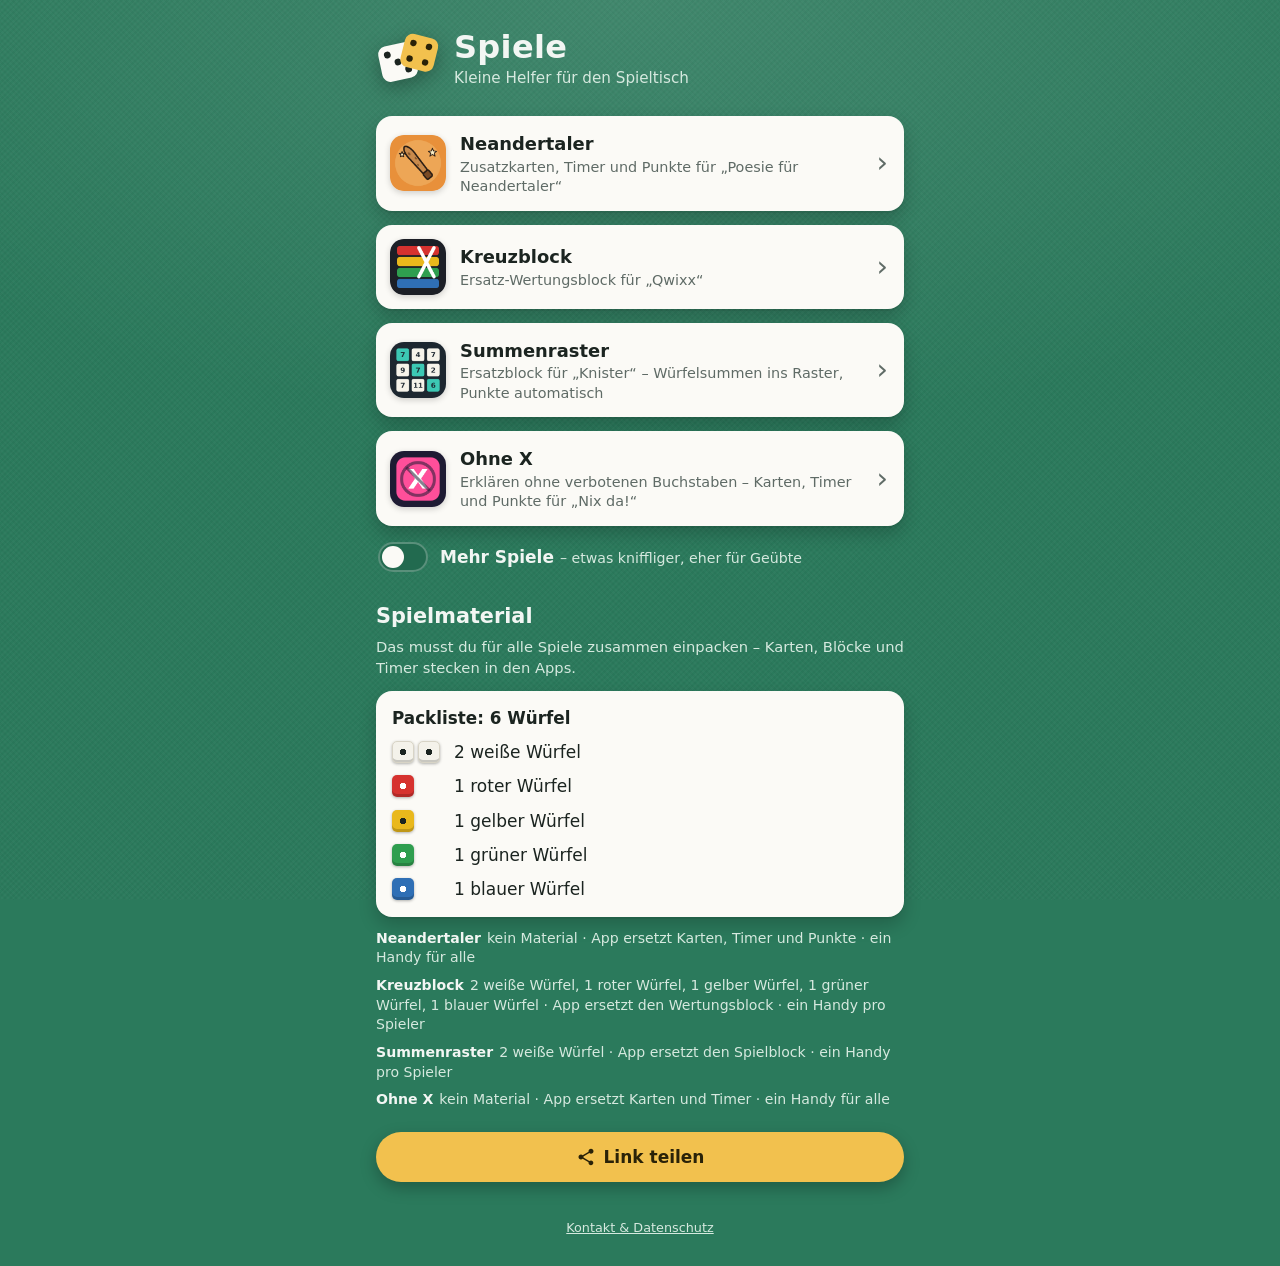
<file: index.html>
<!DOCTYPE html>
<html lang="de">
<head>
<meta charset="utf-8">
<meta name="viewport" content="width=device-width, initial-scale=1, viewport-fit=cover">
<meta name="robots" content="noindex, nofollow">
<title>Spiele</title>
<meta name="theme-color" content="#1d5a45">
<link rel="icon" href="favicon.svg" type="image/svg+xml">
<link rel="manifest" href="manifest.webmanifest">
<link rel="apple-touch-icon" href="icons/apple-touch-icon.png">
<meta name="apple-mobile-web-app-capable" content="yes">
<meta name="mobile-web-app-capable" content="yes">
<meta name="apple-mobile-web-app-title" content="Spiele">
<link rel="stylesheet" href="site.css">
</head>
<body>
<main>
  <header class="brand">
    <svg xmlns="http://www.w3.org/2000/svg" viewBox="0 0 64 64" width="64" height="64" aria-hidden="true">
      <g transform="rotate(-12 22 34)">
        <rect x="4" y="16" width="36" height="36" rx="8" fill="#fbfaf6"/>
        <g fill="#1b2420"><circle cx="13" cy="25" r="3.4"/><circle cx="22" cy="34" r="3.4"/><circle cx="31" cy="43" r="3.4"/></g>
      </g>
      <g transform="rotate(14 44 26)">
        <rect x="26" y="8" width="34" height="34" rx="8" fill="#f2c14e"/>
        <g fill="#2a2208"><circle cx="35" cy="17" r="3.2"/><circle cx="51" cy="17" r="3.2"/><circle cx="35" cy="33" r="3.2"/><circle cx="51" cy="33" r="3.2"/></g>
      </g>
    </svg>
    <div><h1>Spiele</h1><p>Kleine Helfer für den Spieltisch</p></div>
  </header>
  <ul class="games">
    <li>
      <a href="neandertaler/">
        <img src="neandertaler/icons/icon-192.png" alt="" width="56" height="56">
        <div><strong>Neandertaler</strong>
          <span>Zusatzkarten, Timer und Punkte für „Poesie für Neandertaler“</span></div>
      </a>
    </li>
    <li>
      <a href="kreuzblock/">
        <img src="kreuzblock/icons/icon-192.png" alt="" width="56" height="56">
        <div><strong>Kreuzblock</strong>
          <span>Ersatz-Wertungsblock für „Qwixx“</span></div>
      </a>
    </li>
    <li class="more">
      <a href="farbkreuz/">
        <img src="farbkreuz/icons/icon-192.png" alt="" width="56" height="56">
        <div><strong>Farbkreuz</strong>
          <span>Ersatzblock mit eigenem Feld für „Noch mal!“</span></div>
      </a>
    </li>
    <li>
      <a href="summenraster/">
        <img src="summenraster/icons/icon-192.png" alt="" width="56" height="56">
        <div><strong>Summenraster</strong>
          <span>Ersatzblock für „Knister“ – Würfelsummen ins Raster, Punkte automatisch</span></div>
      </a>
    </li>
    <li class="more">
      <a href="schlaufuchs/">
        <img src="schlaufuchs/icons/icon-192.png" alt="" width="56" height="56">
        <div><strong>Schlaufuchs</strong>
          <span>Eigenes Wertungsblatt nach „Ganz schön clever“ – Boni und Füchse automatisch</span></div>
      </a>
    </li>
    <li>
      <a href="ohne-x/">
        <img src="ohne-x/icons/icon-192.png" alt="" width="56" height="56">
        <div><strong>Ohne X</strong>
          <span>Erklären ohne verbotenen Buchstaben – Karten, Timer und Punkte für „Nix da!“</span></div>
      </a>
    </li>
  </ul>

  <label class="more-switch">
    <input type="checkbox" id="moreGames" role="switch">
    <span class="track" aria-hidden="true"></span>
    <span>Mehr Spiele <small>– etwas kniffliger, eher für Geübte</small></span>
  </label>

  <section class="material" aria-labelledby="matTitle">
    <h2 id="matTitle">Spielmaterial</h2>
    <p class="material-intro">Das musst du für alle Spiele zusammen einpacken –
      Karten, Blöcke und Timer stecken in den Apps.</p>
    <div class="pack" id="pack"></div>
    <ul class="per-game" id="perGame"></ul>
  </section>

  <button type="button" class="share" id="share">
    <svg viewBox="0 0 24 24" width="20" height="20" aria-hidden="true"><path fill="currentColor"
      d="M18 16.1c-.8 0-1.4.3-2 .8l-7.1-4.2c.1-.2.1-.5.1-.7s0-.5-.1-.7L16 7.2c.5.5 1.2.8 2 .8 1.7 0 3-1.3 3-3s-1.3-3-3-3-3 1.3-3 3c0 .2 0 .5.1.7L8 9.8C7.5 9.3 6.8 9 6 9c-1.7 0-3 1.3-3 3s1.3 3 3 3c.8 0 1.5-.3 2-.8l7.1 4.2c-.1.2-.1.4-.1.6 0 1.6 1.3 2.9 2.9 2.9s2.9-1.3 2.9-2.9-1.2-2.9-2.8-2.9z"/></svg>
    Link teilen
  </button>
  <p class="share-msg" id="shareMsg" role="status" hidden></p>

  <button type="button" class="install" id="install" hidden>Als App installieren</button>

  <footer><a href="kontakt.html">Kontakt &amp; Datenschutz</a></footer>
</main>
<script>
  // Spielmaterial: pro Spiel, was auf den Tisch muss. Neues Spiel hier eintragen.
  // Gleiche Dinge teilen sich die Spiele (man spielt nacheinander), deshalb
  // braucht die Packliste von jedem Teil nur die größte Anzahl eines Spiels.
  (function () {
    var ITEMS = {
      'wuerfel-weiss': { name: 'weißer Würfel', plural: 'weiße Würfel', die: 'white' },
      'wuerfel-rot':   { name: 'roter Würfel', plural: 'rote Würfel', die: 'red' },
      'wuerfel-gelb':  { name: 'gelber Würfel', plural: 'gelbe Würfel', die: 'yellow' },
      'wuerfel-gruen': { name: 'grüner Würfel', plural: 'grüne Würfel', die: 'green' },
      'wuerfel-blau':  { name: 'blauer Würfel', plural: 'blaue Würfel', die: 'blue' },
      'wuerfel-orange': { name: 'orangener Würfel', plural: 'orangene Würfel', die: 'orange' },
      'wuerfel-lila':  { name: 'lila Würfel', plural: 'lila Würfel', die: 'purple' },
      'wuerfel-nochmal': { name: 'Würfel aus „Noch mal!“ (3 Farb-, 3 Zahlwürfel)', die: 'nochmal' }
    };
    var GAMES = [
      {
        name: 'Neandertaler',
        need: [],
        optional: [],
        app: 'Karten, Timer und Punkte',
        phones: 'ein Handy für alle'
      },
      {
        name: 'Kreuzblock',
        need: [['wuerfel-weiss', 2], ['wuerfel-rot', 1], ['wuerfel-gelb', 1],
               ['wuerfel-gruen', 1], ['wuerfel-blau', 1]],
        optional: [],
        app: 'den Wertungsblock',
        phones: 'ein Handy pro Spieler'
      },
      {
        name: 'Farbkreuz',
        more: true,      // nur bei „Mehr Spiele“
        need: [['wuerfel-nochmal', 6]],
        optional: [],
        app: 'den Spielblock',
        phones: 'ein Handy pro Spieler'
      },
      {
        name: 'Summenraster',
        need: [['wuerfel-weiss', 2]],
        optional: [],
        app: 'den Spielblock',
        phones: 'ein Handy pro Spieler'
      },
      {
        name: 'Schlaufuchs',
        more: true,      // nur bei „Mehr Spiele“
        // Originalfarben: Weiß, Gelb, Blau, Grün, Orange, Lila
        need: [['wuerfel-weiss', 1], ['wuerfel-gelb', 1], ['wuerfel-blau', 1],
               ['wuerfel-gruen', 1], ['wuerfel-orange', 1], ['wuerfel-lila', 1]],
        optional: [],
        app: 'den Spielblock',
        phones: 'ein Handy pro Spieler'
      },
      {
        name: 'Ohne X',
        need: [],
        optional: [],
        app: 'Karten und Timer',
        phones: 'ein Handy für alle'
      }
    ];

    function label(id, n) {
      var it = ITEMS[id];
      return n + ' ' + (n > 1 && it.plural ? it.plural : it.name);
    }
    function chip(id, n) {
      var it = ITEMS[id], li = document.createElement('li');
      if (it.die) {
        var dice = document.createElement('span');
        dice.className = 'dice-row';
        for (var i = 0; i < n; i++) {
          var d = document.createElement('span');
          d.className = 'die die-' + it.die;
          dice.appendChild(d);
        }
        li.appendChild(dice);
      }
      li.appendChild(document.createTextNode(label(id, n)));
      return li;
    }

    // Packliste und Liste pro Spiel; „Mehr Spiele“ blendet Fortgeschrittenes ein.
    var KEY_MORE = 'uebersicht:mehr';
    var sw = document.getElementById('moreGames');
    try { sw.checked = localStorage.getItem(KEY_MORE) === '1'; } catch (e) { /* egal */ }

    function render() {
      var more = sw.checked;
      document.body.classList.toggle('show-more', more);
      var games = GAMES.filter(function (g) { return more || !g.more; });

      // Packliste: größte Anzahl je Teil über alle gezeigten Spiele
      var need = {}, opt = {};
      games.forEach(function (g) {
        g.need.forEach(function (x) { need[x[0]] = Math.max(need[x[0]] || 0, x[1]); });
        g.optional.forEach(function (x) { opt[x[0]] = Math.max(opt[x[0]] || 0, x[1]); });
      });
      var pack = document.getElementById('pack');
      pack.textContent = '';
      var ul = document.createElement('ul');
      ul.className = 'pack-list';
      Object.keys(ITEMS).forEach(function (id) { if (need[id]) ul.appendChild(chip(id, need[id])); });
      var total = Object.keys(need).filter(function (id) { return ITEMS[id].die; })
        .reduce(function (s, id) { return s + need[id]; }, 0);
      var h = document.createElement('p');
      h.className = 'pack-head';
      h.textContent = total ? 'Packliste: ' + total + ' Würfel' : 'Packliste';
      pack.appendChild(h);
      pack.appendChild(ul);
      var optIds = Object.keys(opt).filter(function (id) { return !need[id]; });
      if (optIds.length) {
        var o = document.createElement('p');
        o.className = 'pack-optional';
        o.textContent = 'Optional: ' + optIds.map(function (id) { return ITEMS[id].name; }).join(', ');
        pack.appendChild(o);
      }

      // Pro Spiel
      var per = document.getElementById('perGame');
      per.textContent = '';
      games.forEach(function (g) {
        var li = document.createElement('li');
        var t = document.createElement('strong');
        t.textContent = g.name;
        var d = document.createElement('span');
        var parts = g.need.length
          ? g.need.map(function (x) { return label(x[0], x[1]); }).join(', ')
          : 'kein Material';
        if (g.optional.length) {
          parts += ' (optional: ' + g.optional.map(function (x) { return ITEMS[x[0]].name; }).join(', ') + ')';
        }
        d.textContent = parts + ' · App ersetzt ' + g.app + ' · ' + g.phones;
        li.appendChild(t);
        li.appendChild(d);
        per.appendChild(li);
      });
    }

    sw.addEventListener('change', function () {
      try { localStorage.setItem(KEY_MORE, sw.checked ? '1' : '0'); } catch (e) { /* egal */ }
      render();
    });
    render();
  })();
</script>
<script>
  // Teilt die Adresse der Übersicht: auf dem Handy über den Teilen-Dialog,
  // sonst wird der Link in die Zwischenablage kopiert.
  (function () {
    var btn = document.getElementById('share');
    var msg = document.getElementById('shareMsg');
    var url = location.origin + location.pathname.replace(/index\.html$/, '');
    var timer;

    function say(text) {
      msg.textContent = text;
      msg.hidden = false;
      clearTimeout(timer);
      timer = setTimeout(function () { msg.hidden = true; }, 4000);
    }

    function copy() {
      if (navigator.clipboard && window.isSecureContext) {
        navigator.clipboard.writeText(url).then(function () {
          say('Link kopiert: ' + url);
        }, function () { say(url); });
      } else {
        say(url);
      }
    }

    btn.addEventListener('click', function () {
      if (navigator.share) {
        navigator.share({ title: 'Spiele', text: 'Kleine Spiele-Helfer fürs Handy:', url: url })
          .catch(function (err) { if (err && err.name !== 'AbortError') copy(); });
      } else {
        copy();
      }
    });
  })();
</script>
<script>
  // Launcher: Service Worker der Übersicht und Installations-Knopf, wo der
  // Browser das anbietet (Chrome/Android). Auf dem iPhone: Teilen → „Zum Home-Bildschirm“.
  (function () {
    if ('serviceWorker' in navigator) {
      window.addEventListener('load', function () {
        navigator.serviceWorker.register('sw.js', { scope: './' }).catch(function () {});
      });
    }
    var prompt = null;
    var btn = document.getElementById('install');
    window.addEventListener('beforeinstallprompt', function (e) {
      e.preventDefault();
      prompt = e;
      btn.hidden = false;
    });
    btn.addEventListener('click', function () {
      if (!prompt) return;
      prompt.prompt();
      prompt.userChoice.finally(function () { prompt = null; btn.hidden = true; });
    });
    window.addEventListener('appinstalled', function () { btn.hidden = true; });
  })();
</script>
</body>
</html>
</file>
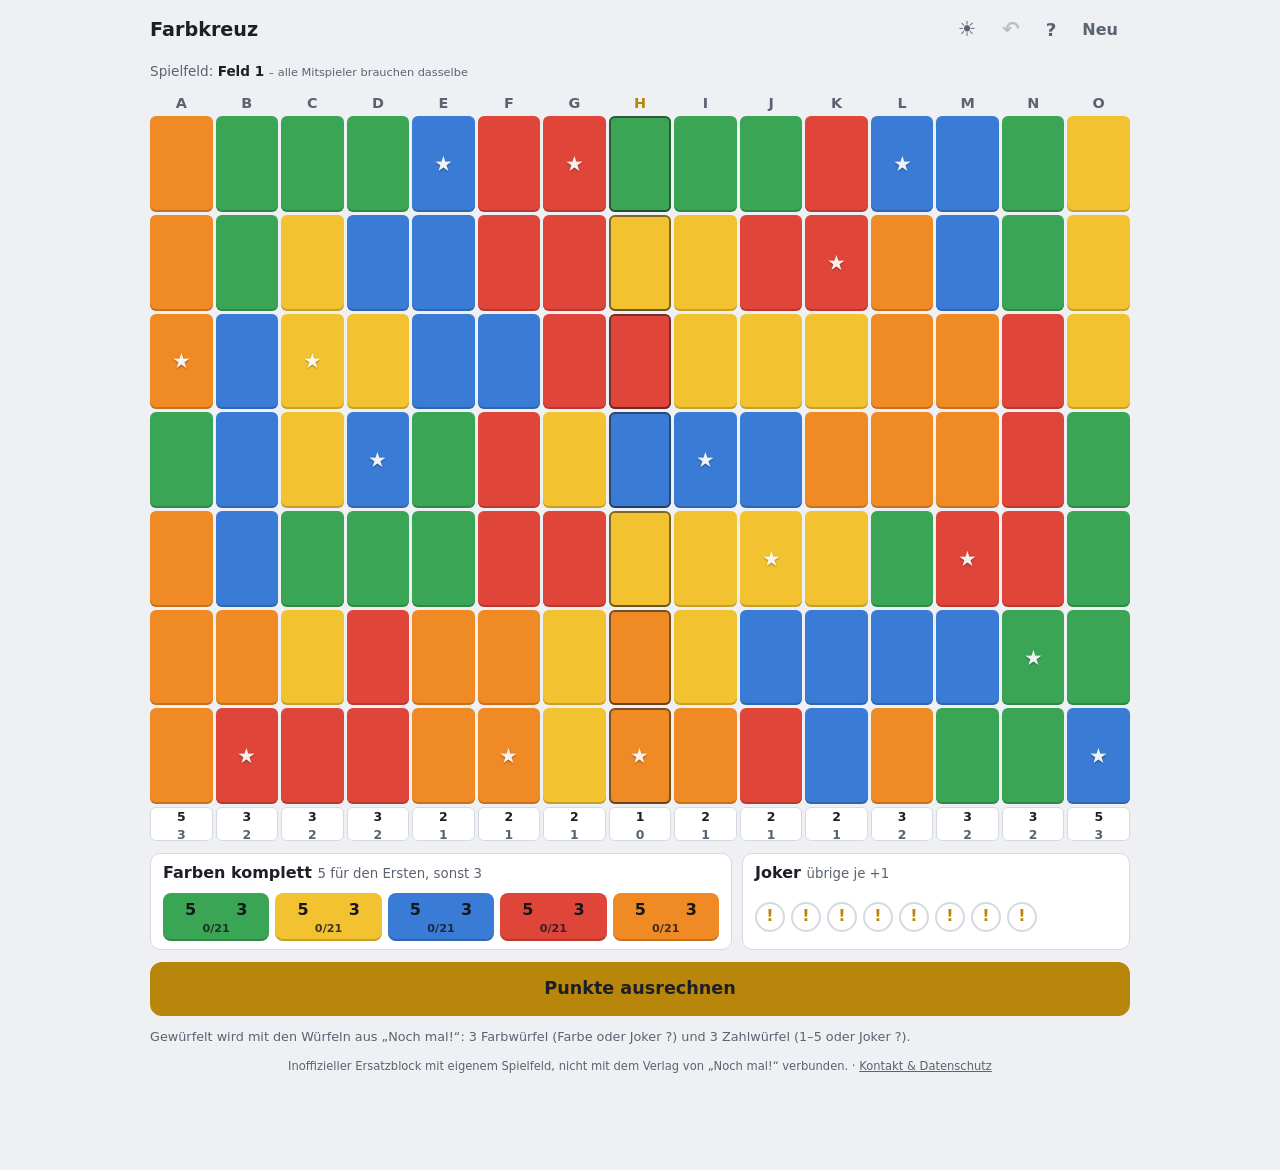
<file: farbkreuz/index.html>
<!DOCTYPE html>
<html lang="de">
<head>
<meta charset="utf-8">
<meta name="viewport" content="width=device-width, initial-scale=1, viewport-fit=cover">
<meta name="robots" content="noindex, nofollow">
<title>Farbkreuz</title>
<meta name="description" content="Ersatzblock für „Noch mal!“ mit eigenem Spielfeld – offlinefähige PWA.">
<meta name="theme-color" content="#20232b">
<meta name="apple-mobile-web-app-capable" content="yes">
<meta name="mobile-web-app-capable" content="yes">
<meta name="apple-mobile-web-app-status-bar-style" content="black-translucent">
<meta name="apple-mobile-web-app-title" content="Farbkreuz">
<link rel="manifest" href="../manifest.webmanifest">
<link rel="icon" href="icons/icon-192.png" sizes="192x192">
<link rel="apple-touch-icon" href="icons/apple-touch-icon.png">
<link rel="stylesheet" href="css/style.css">
</head>
<body>

<header class="bar">
  <h1>Farbkreuz</h1>
  <div class="bar-actions">
    <button type="button" class="btn btn-ghost" id="btnWake" aria-pressed="false"
      aria-label="Bildschirm anlassen" title="Bildschirm anlassen">☀</button>
    <button type="button" class="btn btn-ghost" id="btnUndo" aria-label="Rückgängig" title="Rückgängig">↶</button>
    <a class="btn btn-ghost" id="btnHelp" href="anleitung.html" aria-label="Anleitung" title="Anleitung">?</a>
    <button type="button" class="btn btn-ghost" id="btnNew">Neu</button>
  </div>
</header>

<main class="view">
  <p class="board-name">Spielfeld: <strong id="boardName"></strong> <small>– alle Mitspieler brauchen dasselbe</small></p>
  <div class="board-wrap">
    <div class="board" id="board"></div>
  </div>

  <div class="extras">
    <section class="box">
      <span class="label">Farben komplett <small>5 für den Ersten, sonst 3</small></span>
      <div class="colors" id="colors"></div>
    </section>
    <section class="box">
      <span class="label">Joker <small>übrige je +1</small></span>
      <div class="jokers" id="jokers"></div>
    </section>
  </div>

  <p class="notice" id="notice" hidden></p>

  <button type="button" class="btn btn-primary btn-big" id="btnScore">Punkte ausrechnen</button>

  <p class="legend">Gewürfelt wird mit den Würfeln aus „Noch mal!“: 3 Farbwürfel
    (Farbe oder Joker ?) und 3 Zahlwürfel (1–5 oder Joker ?).</p>

  <p class="footer-note">Inoffizieller Ersatzblock mit eigenem Spielfeld, nicht mit dem Verlag
    von „Noch mal!“ verbunden. · <a href="../kontakt.html">Kontakt &amp; Datenschutz</a></p>
</main>

<!-- Laufender Zug -->
<div class="turn" id="turn" hidden>
  <div class="turn-top">
    <strong id="turnText"></strong>
    <div class="turn-jokers">
      <button type="button" class="chip" id="jkColor" aria-pressed="false">Farb-Joker</button>
      <button type="button" class="chip" id="jkNumber" aria-pressed="false">Zahl-Joker</button>
    </div>
  </div>
  <div class="turn-actions">
    <button type="button" class="btn btn-ghost" id="btnDiscard">Verwerfen</button>
    <button type="button" class="btn btn-primary" id="btnConfirm">Ankreuzen</button>
  </div>
</div>

<!-- Punkte -->
<dialog id="dlgScore" class="sheet">
  <form method="dialog">
    <h3>Punkte</h3>
    <table class="score-table" id="scoreTable"></table>
    <button class="btn btn-primary">Fertig</button>
  </form>
</dialog>

<!-- Neues Spiel -->
<dialog id="dlgNew" class="sheet">
  <form method="dialog">
    <h3>Neues Spiel?</h3>
    <p>Alle Kreuze, Joker und Markierungen werden gelöscht.</p>
    <fieldset class="choose-board">
      <legend>Spielfeld <small>– alle Mitspieler wählen dasselbe</small></legend>
      <label><input type="radio" name="board" value="0" checked><span>Feld 1</span></label>
      <label><input type="radio" name="board" value="1"><span>Feld 2</span></label>
      <label><input type="radio" name="board" value="2"><span>Feld 3 <small>kleine Flächen</small></span></label>
      <label><input type="radio" name="board" value="3"><span>Feld 4 <small>große Flächen</small></span></label>
    </fieldset>
    <button type="button" class="btn btn-primary" id="btnNewConfirm">Neues Spiel</button>
    <button class="btn btn-ghost">Abbrechen</button>
  </form>
</dialog>

<div class="toast" id="toast" hidden><span id="toastText"></span><button type="button" id="toastAction" class="btn btn-ghost" hidden></button></div>

<script src="js/app.js"></script>
</body>
</html>
</file>
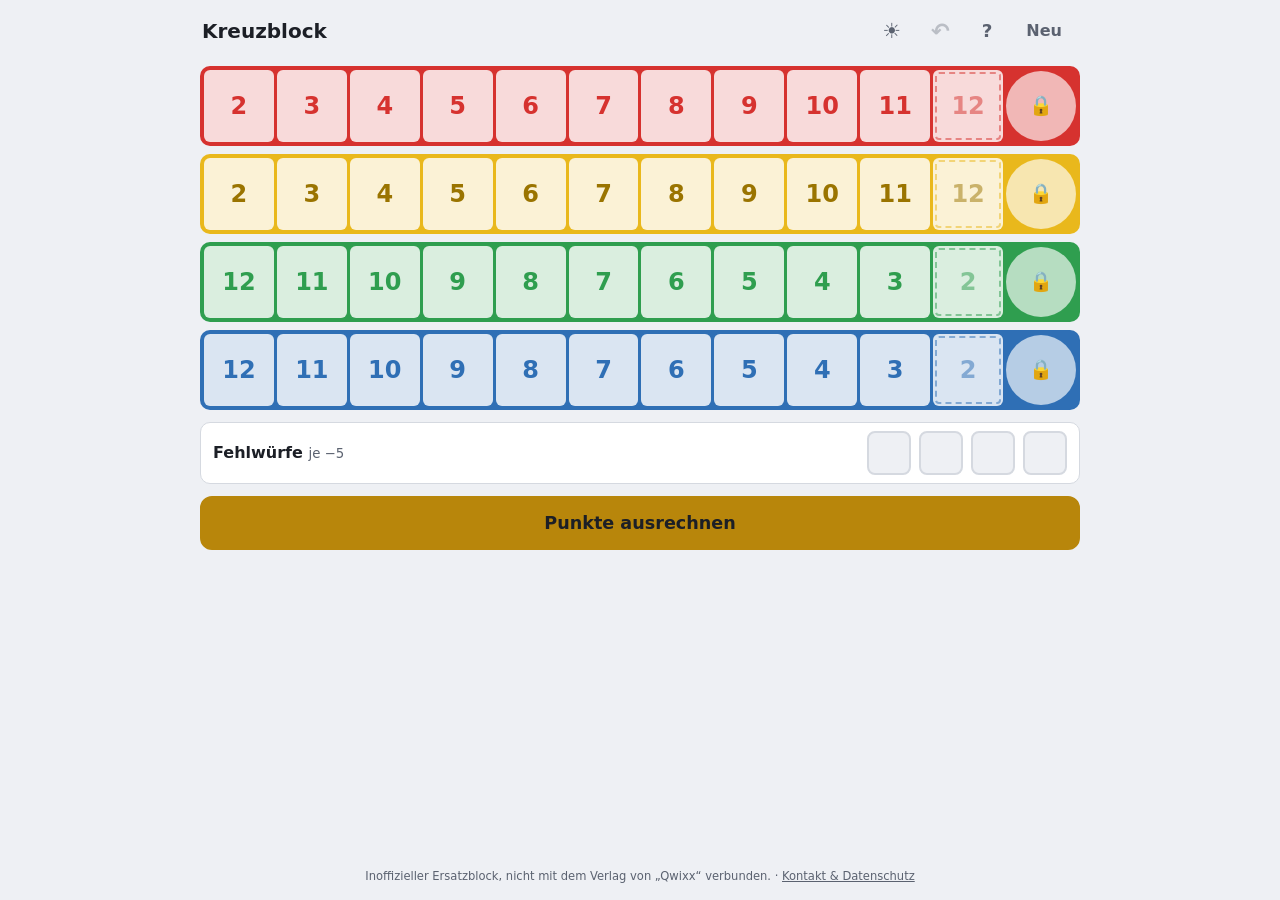
<file: kreuzblock/index.html>
<!DOCTYPE html>
<html lang="de">
<head>
<meta charset="utf-8">
<meta name="viewport" content="width=device-width, initial-scale=1, viewport-fit=cover">
<meta name="robots" content="noindex, nofollow">
<title>Kreuzblock</title>
<meta name="description" content="Ersatz-Wertungsblock für Qwixx – offlinefähige PWA.">
<meta name="theme-color" content="#1c1f26">
<meta name="apple-mobile-web-app-capable" content="yes">
<meta name="mobile-web-app-capable" content="yes">
<meta name="apple-mobile-web-app-status-bar-style" content="black-translucent">
<meta name="apple-mobile-web-app-title" content="Kreuzblock">
<link rel="manifest" href="../manifest.webmanifest">
<link rel="icon" href="icons/icon-192.png" sizes="192x192">
<link rel="apple-touch-icon" href="icons/apple-touch-icon.png">
<link rel="stylesheet" href="css/style.css">
</head>
<body>

<header class="bar">
  <h1>Kreuzblock</h1>
  <div class="bar-actions">
    <button type="button" class="btn btn-ghost" id="btnWake" aria-pressed="false"
      aria-label="Bildschirm anlassen" title="Bildschirm anlassen">☀</button>
    <button type="button" class="btn btn-ghost" id="btnUndo" aria-label="Rückgängig">↶</button>
    <a class="btn btn-ghost" id="btnHelp" href="anleitung.html" aria-label="Anleitung" title="Anleitung">?</a>
    <button type="button" class="btn btn-ghost" id="btnNew">Neu</button>
  </div>
</header>

<!-- Block -->
<main id="viewBlock" class="view">
  <p class="sheet-name" id="sheetName" hidden></p>
  <div class="rows" id="rows"></div>

  <section class="penalties">
    <span class="label">Fehlwürfe <small>je −5</small></span>
    <div class="penalty-boxes" id="penalties"></div>
  </section>

  <p class="notice" id="notice" hidden></p>

  <button type="button" class="btn btn-primary btn-big" id="btnScore">Punkte ausrechnen</button>

  <p class="footer-note">Inoffizieller Ersatzblock, nicht mit dem Verlag von „Qwixx“ verbunden.
    · <a href="../kontakt.html">Kontakt &amp; Datenschutz</a></p>
</main>


<!-- Punkte -->
<dialog id="dlgScore" class="sheet">
  <form method="dialog">
    <h3>Punkte</h3>
    <table class="score-table" id="scoreTable"></table>
    <button class="btn btn-primary">Fertig</button>
  </form>
</dialog>

<!-- Neues Spiel -->
<dialog id="dlgNew" class="sheet">
  <form method="dialog">
    <h3>Neues Spiel?</h3>
    <p>Alle Kreuze und Fehlwürfe werden gelöscht.</p>
    <fieldset class="choose-sheet">
      <legend>Block</legend>
      <label><input type="radio" name="sheet" value="classic" checked><span>Klassisch</span></label>
      <label><input type="radio" name="sheet" value="numbers"><span>Zahlen gemischt</span></label>
      <label><input type="radio" name="sheet" value="colors"><span>Farben gemischt</span></label>
    </fieldset>
    <button type="button" class="btn btn-primary" id="btnNewConfirm">Neues Spiel</button>
    <button class="btn btn-ghost">Abbrechen</button>
  </form>
</dialog>

<div class="toast" id="toast" hidden><span id="toastText"></span><button type="button" id="toastAction" class="btn btn-ghost" hidden></button></div>

<script src="js/app.js"></script>
</body>
</html>
</file>
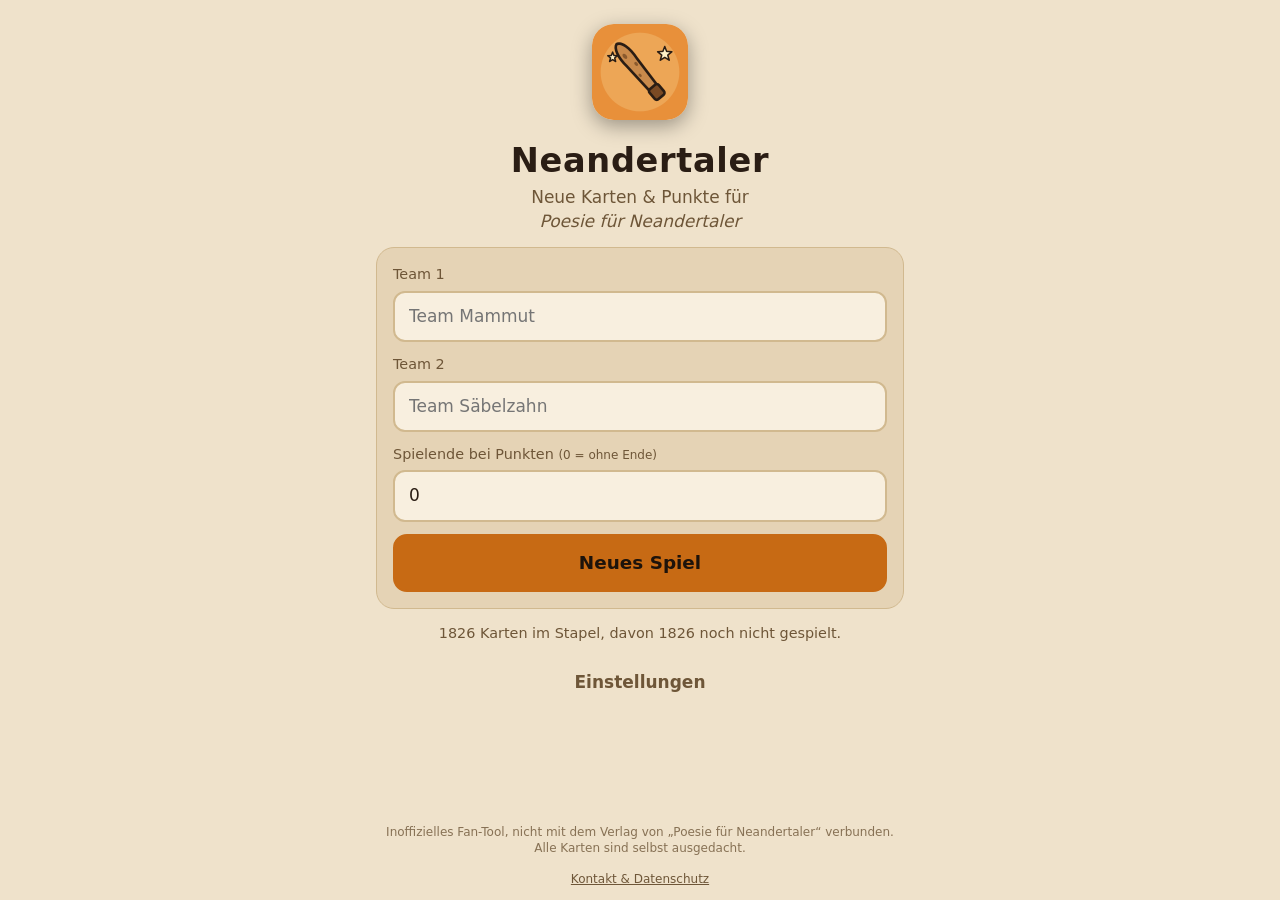
<file: neandertaler/index.html>
<!DOCTYPE html>
<html lang="de">
<head>
<meta charset="utf-8">
<meta name="viewport" content="width=device-width, initial-scale=1, viewport-fit=cover">
<title>Neandertaler</title>
<meta name="robots" content="noindex, nofollow">
<meta name="description" content="Zusatzkarten, Rundentimer und Punktezähler für „Poesie für Neandertaler“ – offlinefähige PWA.">
<meta name="theme-color" content="#2a1d14">
<meta name="apple-mobile-web-app-capable" content="yes">
<meta name="mobile-web-app-capable" content="yes">
<meta name="apple-mobile-web-app-status-bar-style" content="black-translucent">
<meta name="apple-mobile-web-app-title" content="Neandertaler">
<link rel="manifest" href="../manifest.webmanifest">
<link rel="icon" href="icons/icon-192.png" sizes="192x192">
<link rel="apple-touch-icon" href="icons/apple-touch-icon.png">
<link rel="stylesheet" href="css/style.css">
</head>
<body>

<!-- Start: Teams benennen, Spiel beginnen oder fortsetzen -->
<section id="viewSetup" class="view">
  <header class="hero">
    <img src="icons/icon-192.png" alt="" class="hero-icon" width="96" height="96">
    <h1>Neandertaler</h1>
    <p class="sub">Neue Karten &amp; Punkte für<br><em>Poesie für Neandertaler</em></p>
  </header>

  <form id="setupForm" class="panel" autocomplete="off">
    <label class="field">
      <span>Team 1</span>
      <input id="team0" maxlength="24" placeholder="Team Mammut">
    </label>
    <label class="field">
      <span>Team 2</span>
      <input id="team1" maxlength="24" placeholder="Team Säbelzahn">
    </label>
    <label class="field">
      <span>Spielende bei Punkten <small>(0 = ohne Ende)</small></span>
      <input id="target" type="number" inputmode="numeric" min="0" max="999" step="1" value="0">
    </label>
    <button type="submit" class="btn btn-primary btn-big">Neues Spiel</button>
    <button type="button" id="btnResume" class="btn btn-big" hidden>Spiel fortsetzen</button>
  </form>

  <p class="deck-info" id="deckInfo">Karten werden geladen …</p>
  <button type="button" class="btn btn-ghost" data-open-settings>Einstellungen</button>

  <p class="disclaimer">Inoffizielles Fan-Tool, nicht mit dem Verlag von
    „Poesie für Neandertaler“ verbunden. Alle Karten sind selbst ausgedacht.</p>
  <p class="legal-links"><a href="../kontakt.html">Kontakt &amp; Datenschutz</a></p>
</section>

<!-- Spiel -->
<section id="viewGame" class="view" hidden>
  <header class="scoreboard">
    <button type="button" class="team" id="score0" data-team="0">
      <span class="team-name"></span><span class="team-score">0</span>
    </button>
    <button type="button" class="team" id="score1" data-team="1">
      <span class="team-name"></span><span class="team-score">0</span>
    </button>
  </header>

  <div class="timer" id="timer">
    <div class="timer-bar"><div class="timer-fill" id="timerFill"></div></div>
    <output class="timer-text" id="timerText">1:30</output>
  </div>

  <!-- Vor dem Zug -->
  <div class="stage" id="stageReady">
    <p class="turn-label">Zug <span id="turnNo">1</span></p>
    <h2 class="up-next"><span id="readyTeam"></span> ist dran</h2>
    <p class="hint">Nur die Poetin oder der Poet schaut aufs Handy.<br>
      Das andere Team hält die Keule bereit.</p>
    <button type="button" class="btn btn-primary btn-huge" id="btnStartTurn">Zug starten</button>
  </div>

  <!-- Während des Zugs -->
  <div class="stage" id="stagePlay" hidden>
    <article class="card" id="card">
      <div class="card-row card-one">
        <span class="pts">1</span><span class="word" id="cardOne"></span>
      </div>
      <div class="card-row card-three">
        <span class="pts">3</span><span class="word" id="cardThree"></span>
      </div>
      <span class="card-cat" id="cardCat"></span>
    </article>

    <div class="actions">
      <button type="button" class="btn btn-ok" id="btnOne">+1<small>Wort</small></button>
      <button type="button" class="btn btn-ok btn-three" id="btnThree">+3<small>Begriff</small></button>
      <button type="button" class="btn btn-bonk" id="btnBonk">Bonk!<small id="bonkHint">−1</small></button>
      <button type="button" class="btn" id="btnSkip">Überspringen<small id="skipHint">−1</small></button>
    </div>
    <div class="subactions">
      <button type="button" class="btn btn-ghost" id="btnUndo">↶ Rückgängig</button>
      <button type="button" class="btn btn-ghost" id="btnPause">❚❚ Pause</button>
    </div>
  </div>

  <!-- Pause -->
  <div class="stage" id="stagePause" hidden>
    <h2 class="up-next">Pause</h2>
    <p class="hint">Die Karte ist verdeckt.</p>
    <button type="button" class="btn btn-primary btn-huge" id="btnResumeTurn">Weiter</button>
    <button type="button" class="btn btn-ghost" id="btnEndTurn">Zug jetzt beenden</button>
  </div>

  <!-- Nach dem Zug -->
  <div class="stage" id="stageSummary" hidden>
    <h2 class="up-next">Zeit um!</h2>
    <p class="turn-points" id="turnPoints"></p>
    <ul class="summary" id="summaryList"></ul>
    <button type="button" class="btn btn-primary btn-huge" id="btnNextTeam">Nächstes Team</button>
    <button type="button" class="btn btn-ghost" id="btnUndoSummary">↶ Letzte Karte korrigieren</button>
  </div>

  <!-- Spielende -->
  <div class="stage" id="stageOver" hidden>
    <p class="turn-label">Spielende</p>
    <h2 class="up-next" id="winner"></h2>
    <p class="final" id="finalScore"></p>
    <button type="button" class="btn btn-primary btn-huge" id="btnNewGame">Neues Spiel</button>
    <button type="button" class="btn btn-ghost" id="btnContinue">Doch weiterspielen</button>
  </div>

  <footer class="gamebar">
    <button type="button" class="btn btn-ghost" id="btnMenu">☰ Menü</button>
    <span class="deck-left" id="deckLeft"></span>
    <button type="button" class="btn btn-ghost" data-open-settings>⚙</button>
  </footer>
</section>

<!-- Punkte korrigieren -->
<dialog id="dlgScore" class="sheet">
  <form method="dialog">
    <h3 id="dlgScoreTitle">Punkte</h3>
    <div class="adjust">
      <button type="button" class="btn btn-round" data-delta="-1">−1</button>
      <output id="dlgScoreValue" class="adjust-value">0</output>
      <button type="button" class="btn btn-round" data-delta="1">+1</button>
    </div>
    <button class="btn btn-primary">Fertig</button>
  </form>
</dialog>

<!-- Menü -->
<dialog id="dlgMenu" class="sheet">
  <form method="dialog">
    <h3>Menü</h3>
    <button type="button" class="btn" id="menuSwitch">Anderes Team ist dran</button>
    <button type="button" class="btn" id="menuFinish">Spiel beenden &amp; Sieger zeigen</button>
    <button type="button" class="btn" id="menuHome">Zum Startbildschirm</button>
    <button class="btn btn-ghost">Schließen</button>
  </form>
</dialog>

<!-- Einstellungen -->
<dialog id="dlgSettings" class="sheet">
  <form method="dialog" id="settingsForm">
    <h3>Einstellungen</h3>

    <label class="field">
      <span>Zeit pro Zug: <output id="timerOut">90</output> s</span>
      <input type="range" id="setTimer" min="30" max="180" step="10" value="90">
    </label>

    <fieldset class="field">
      <legend>Bonk &amp; Überspringen</legend>
      <label class="radio"><input type="radio" name="penalty" value="minus" checked> −1 fürs aktive Team</label>
      <label class="radio"><input type="radio" name="penalty" value="other"> +1 fürs andere Team</label>
      <label class="radio"><input type="radio" name="penalty" value="none"> keine Wertung</label>
    </fieldset>

    <label class="radio switch"><input type="checkbox" id="setSound" checked> Ton &amp; Vibration am Zugende</label>

    <fieldset class="field">
      <legend>Kategorien</legend>
      <div id="catList" class="cats"></div>
    </fieldset>

    <button type="button" class="btn" id="btnResetSeen">Gespielte Karten zurücksetzen</button>
    <p class="small" id="seenInfo"></p>

    <button class="btn btn-primary">Fertig</button>
    <p class="small version">Version <span id="appVersion"></span></p>
  </form>
</dialog>

<div class="toast" id="toast" hidden><span id="toastText"></span><button type="button" id="toastAction" class="btn btn-ghost" hidden></button></div>

<script src="js/deck.js"></script>
<script src="js/app.js"></script>
</body>
</html>
</file>
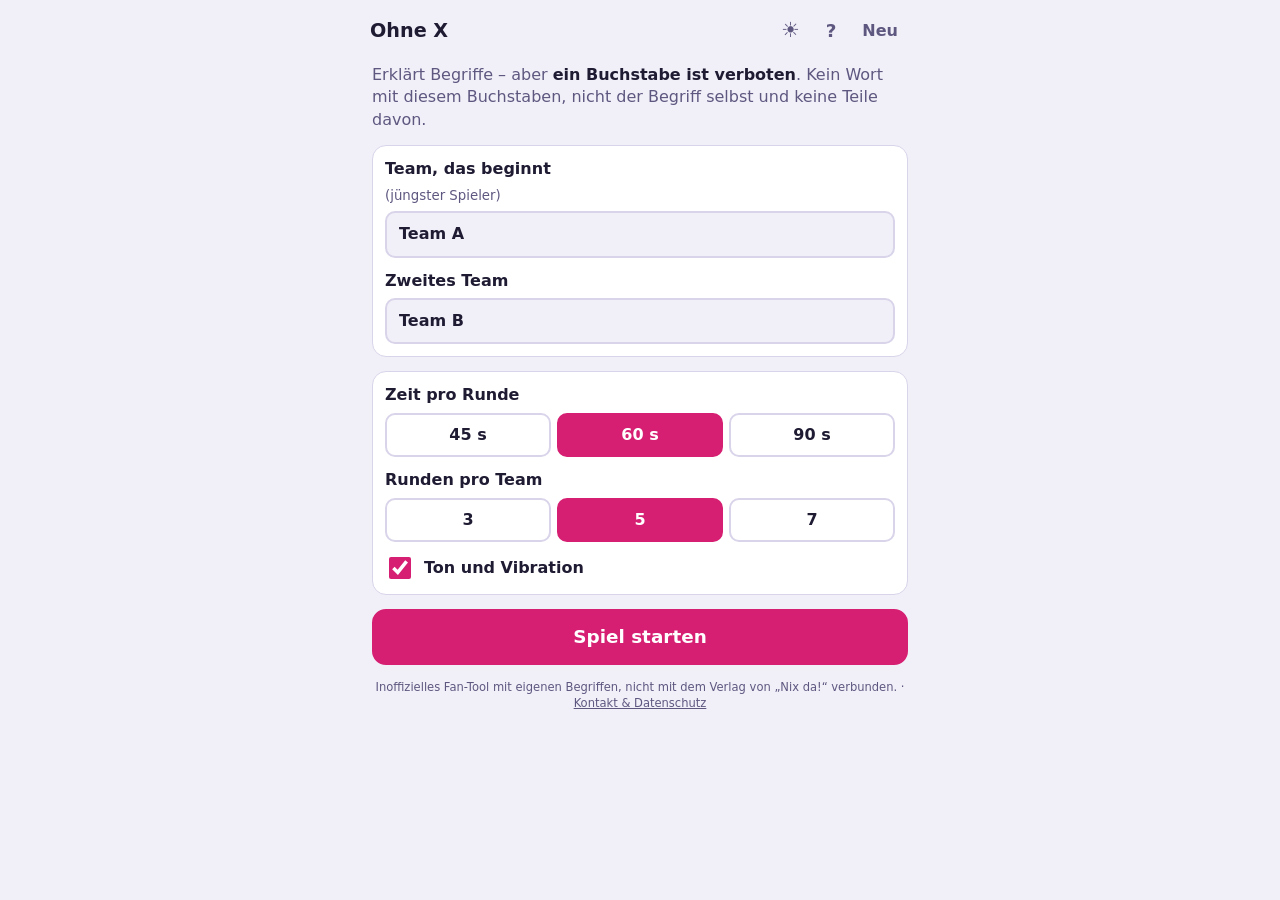
<file: ohne-x/index.html>
<!DOCTYPE html>
<html lang="de">
<head>
<meta charset="utf-8">
<meta name="viewport" content="width=device-width, initial-scale=1, viewport-fit=cover">
<meta name="robots" content="noindex, nofollow">
<title>Ohne X</title>
<meta name="description" content="Begriffe erklären ohne einen verbotenen Buchstaben – Karten, Timer und Punkte für „Nix da!“.">
<meta name="theme-color" content="#1e1b33">
<meta name="apple-mobile-web-app-capable" content="yes">
<meta name="mobile-web-app-capable" content="yes">
<meta name="apple-mobile-web-app-status-bar-style" content="black-translucent">
<meta name="apple-mobile-web-app-title" content="Ohne X">
<link rel="manifest" href="../manifest.webmanifest">
<link rel="icon" href="icons/icon-192.png" sizes="192x192">
<link rel="apple-touch-icon" href="icons/apple-touch-icon.png">
<link rel="stylesheet" href="css/style.css">
</head>
<body>

<header class="bar">
  <h1>Ohne X</h1>
  <div class="bar-actions">
    <button type="button" class="btn btn-ghost" id="btnWake" aria-pressed="false"
      aria-label="Bildschirm anlassen" title="Bildschirm anlassen">☀</button>
    <a class="btn btn-ghost" id="btnHelp" href="anleitung.html" aria-label="Anleitung" title="Anleitung">?</a>
    <button type="button" class="btn btn-ghost" id="btnNew">Neu</button>
  </div>
</header>

<!-- Start -->
<main class="view" id="viewSetup" hidden>
  <p class="intro">Erklärt Begriffe – aber <strong>ein Buchstabe ist verboten</strong>.
    Kein Wort mit diesem Buchstaben, nicht der Begriff selbst und keine Teile davon.</p>

  <section class="box">
    <label class="field">Team, das beginnt <small>(jüngster Spieler)</small>
      <input id="name0" maxlength="20" autocomplete="off"></label>
    <label class="field">Zweites Team
      <input id="name1" maxlength="20" autocomplete="off"></label>
  </section>

  <section class="box">
    <div class="field">Zeit pro Runde
      <div class="seg" id="segTimer">
        <button type="button" data-v="45">45 s</button><button type="button" data-v="60">60 s</button>
        <button type="button" data-v="90">90 s</button>
      </div>
    </div>
    <div class="field">Runden pro Team
      <div class="seg" id="segRounds">
        <button type="button" data-v="3">3</button><button type="button" data-v="5">5</button>
        <button type="button" data-v="7">7</button>
      </div>
    </div>
    <label class="check"><input type="checkbox" id="optSound" checked> Ton und Vibration</label>
  </section>

  <button type="button" class="btn btn-primary btn-big" id="btnStart">Spiel starten</button>

  <p class="footer-note">Inoffizielles Fan-Tool mit eigenen Begriffen, nicht mit dem
    Verlag von „Nix da!“ verbunden. · <a href="../kontakt.html">Kontakt &amp; Datenschutz</a></p>
</main>

<!-- Vor der Runde -->
<main class="view center" id="viewReady" hidden>
  <div class="scoreline" id="scoreReady"></div>
  <p class="round-no" id="roundReady"></p>
  <h2 class="team-up" id="teamReady"></h2>
  <p class="hint">Der Erklärer nimmt das Handy. Das andere Team schaut mit und passt
    auf, dass kein verbotenes Wort fällt.</p>
  <button type="button" class="btn btn-primary btn-huge" id="btnGo">3, 2, 1 – Los!</button>
  <p class="count" id="countdown" hidden></p>
</main>

<!-- Laufende Runde -->
<main class="view play" id="viewPlay" hidden>
  <div class="play-top">
    <span class="play-team" id="playTeam"></span>
    <span class="timer" id="timer">60</span>
    <span class="play-pts" id="playPts"></span>
  </div>
  <div class="timebar"><span id="timebar"></span></div>

  <div class="cardpair" id="card">
    <div class="back" id="back" aria-label="Farbe und verbotener Buchstabe">
      <span class="letter" id="letter"></span>
    </div>
    <p class="pair-hint">Erkläre den Begriff in <strong>dieser Farbe</strong> –
      ohne Wörter mit <strong>diesem Buchstaben</strong>.</p>
    <ol class="front" id="front"></ol>
  </div>

  <div class="actions">
    <button type="button" class="btn btn-ok" id="btnOk">✓ Erraten</button>
    <button type="button" class="btn btn-bad" id="btnBad">✕ Verboten!</button>
    <button type="button" class="btn btn-skip" id="btnSkip">Überspringen</button>
    <button type="button" class="btn btn-ghost" id="btnUndo">↶ Zurück</button>
  </div>
  <p class="rule-hint"><strong>Verboten!</strong> und <strong>Überspringen</strong>:
    die Karte geht ans andere Team, es geht mit der nächsten Karte weiter.</p>
  <button type="button" class="btn btn-ghost btn-stop" id="btnStop">Runde abbrechen</button>
</main>

<!-- Nach der Runde -->
<main class="view" id="viewSummary" hidden>
  <h2 class="title" id="sumTitle"></h2>
  <div class="scoreline" id="scoreSum"></div>
  <p class="hint">Falsch gewertet? Einen Begriff antippen, um ihn umzudrehen.</p>
  <ul class="log" id="log"></ul>
  <button type="button" class="btn btn-primary btn-big" id="btnNext">Weiter</button>
</main>

<!-- Ende -->
<main class="view center" id="viewEnd" hidden>
  <h2 class="title">Spielende</h2>
  <div class="scoreline big" id="scoreEnd"></div>
  <p class="winner" id="winner"></p>
  <button type="button" class="btn btn-primary btn-big" id="btnTie" hidden>Entscheidungsrunde</button>
  <button type="button" class="btn btn-big" id="btnAgain">Neues Spiel</button>
</main>

<!-- Neues Spiel -->
<dialog id="dlgNew" class="sheet">
  <form method="dialog">
    <h3>Neues Spiel?</h3>
    <p>Der Punktestand wird gelöscht. Gespielte Begriffe kommen erst wieder, wenn
      alle durch sind.</p>
    <button type="button" class="btn btn-primary" id="btnNewConfirm">Neues Spiel</button>
    <button class="btn btn-ghost">Abbrechen</button>
  </form>
</dialog>

<div class="toast" id="toast" hidden><span id="toastText"></span><button type="button" id="toastAction" class="btn btn-ghost" hidden></button></div>

<script src="js/words.js"></script>
<script src="js/app.js"></script>
</body>
</html>
</file>
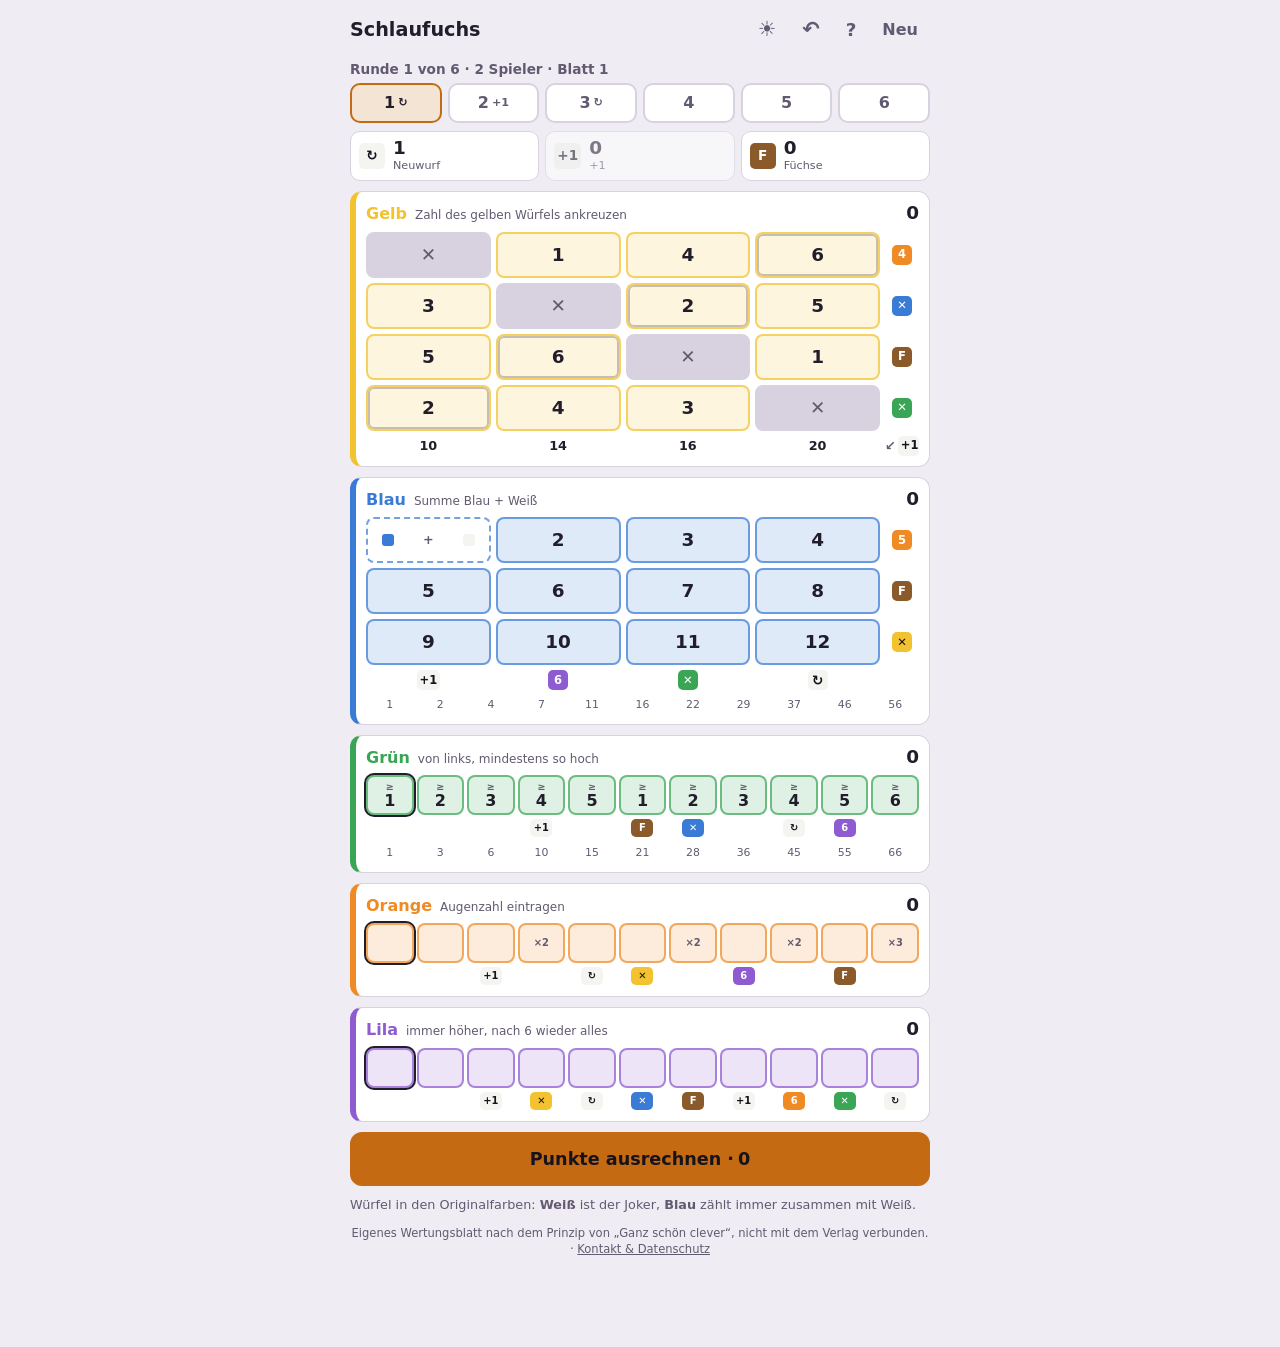
<file: schlaufuchs/index.html>
<!DOCTYPE html>
<html lang="de">
<head>
<meta charset="utf-8">
<meta name="viewport" content="width=device-width, initial-scale=1, viewport-fit=cover">
<meta name="robots" content="noindex, nofollow">
<title>Schlaufuchs</title>
<meta name="description" content="Eigenes Wertungsblatt nach dem Prinzip von „Ganz schön clever“ – offlinefähige PWA.">
<meta name="theme-color" content="#221d2b">
<meta name="apple-mobile-web-app-capable" content="yes">
<meta name="mobile-web-app-capable" content="yes">
<meta name="apple-mobile-web-app-status-bar-style" content="black-translucent">
<meta name="apple-mobile-web-app-title" content="Schlaufuchs">
<link rel="manifest" href="../manifest.webmanifest">
<link rel="icon" href="icons/icon-192.png" sizes="192x192">
<link rel="apple-touch-icon" href="icons/apple-touch-icon.png">
<link rel="stylesheet" href="css/style.css">
</head>
<body>

<header class="bar">
  <h1>Schlaufuchs</h1>
  <div class="bar-actions">
    <button type="button" class="btn btn-ghost" id="btnWake" aria-pressed="false"
      aria-label="Bildschirm anlassen" title="Bildschirm anlassen">☀</button>
    <button type="button" class="btn btn-ghost" id="btnUndo" aria-label="Rückgängig" title="Rückgängig">↶</button>
    <a class="btn btn-ghost" id="btnHelp" href="anleitung.html" aria-label="Anleitung" title="Anleitung">?</a>
    <button type="button" class="btn btn-ghost" id="btnNew">Neu</button>
  </div>
</header>

<main class="view">

  <section class="top">
    <div class="rounds-wrap">
      <span class="label" id="roundInfo"></span>
      <div class="rounds" id="rounds"></div>
    </div>
    <div class="stock">
      <button type="button" class="st" id="useRe"><span class="bn bn-re">↻</span><b id="cntRe">0</b><small>Neuwurf</small></button>
      <button type="button" class="st" id="usePlus"><span class="bn bn-plus">+1</span><b id="cntPlus">0</b><small>+1</small></button>
      <div class="st st-fox"><span class="bn bn-fox">F</span><b id="cntFox">0</b><small>Füchse</small></div>
    </div>
  </section>

  <section class="area area-y">
    <h2><span>Gelb</span> <small>Zahl des gelben Würfels ankreuzen</small><b id="sy">0</b></h2>
    <div class="grid-y" id="areaY"></div>
  </section>

  <section class="area area-b">
    <h2><span>Blau</span> <small>Summe Blau + Weiß</small><b id="sb">0</b></h2>
    <div class="grid-b" id="areaB"></div>
    <div class="track" id="trackB" aria-label="Punkte nach Anzahl Kreuze"></div>
  </section>

  <section class="area area-g">
    <h2><span>Grün</span> <small>von links, mindestens so hoch</small><b id="sg">0</b></h2>
    <div class="row11" id="areaG"></div>
    <div class="track" id="trackG" aria-label="Punkte nach Anzahl Kreuze"></div>
  </section>

  <section class="area area-o">
    <h2><span>Orange</span> <small>Augenzahl eintragen</small><b id="so">0</b></h2>
    <div class="row11" id="areaO"></div>
  </section>

  <section class="area area-p">
    <h2><span>Lila</span> <small>immer höher, nach 6 wieder alles</small><b id="sp">0</b></h2>
    <div class="row11" id="areaP"></div>
  </section>

  <button type="button" class="btn btn-primary btn-big" id="btnScore">Punkte ausrechnen · <span id="total">0</span></button>

  <p class="legend">Würfel in den Originalfarben: <strong>Weiß</strong> ist der Joker,
    <strong>Blau</strong> zählt immer zusammen mit Weiß.</p>

  <p class="footer-note">Eigenes Wertungsblatt nach dem Prinzip von „Ganz schön clever“,
    nicht mit dem Verlag verbunden. · <a href="../kontakt.html">Kontakt &amp; Datenschutz</a></p>
</main>

<!-- Offener Bonus -->
<div class="choice" id="choice" hidden>
  <span id="choiceText"></span>
  <button type="button" class="btn btn-ghost" id="choiceSkip">Verfallen lassen</button>
</div>

<!-- Zahl eintragen -->
<dialog id="dlgPick" class="sheet">
  <form method="dialog">
    <h3 id="pickTitle"></h3>
    <div class="pick-nums" id="pickNums"></div>
    <button class="btn btn-ghost">Abbrechen</button>
  </form>
</dialog>

<!-- Punkte -->
<dialog id="dlgScore" class="sheet">
  <form method="dialog">
    <h3>Punkte</h3>
    <table class="score-table" id="scoreTable"></table>
    <button class="btn btn-primary">Fertig</button>
  </form>
</dialog>

<!-- Neues Spiel -->
<dialog id="dlgNew" class="sheet">
  <form method="dialog">
    <h3>Neues Spiel?</h3>
    <p>Alle Kreuze, Zahlen und Boni werden gelöscht.</p>
    <fieldset class="players">
      <legend>Spieler</legend>
      <label><input type="radio" name="players" value="1"><span>1</span></label>
      <label><input type="radio" name="players" value="2" checked><span>2</span></label>
      <label><input type="radio" name="players" value="3"><span>3</span></label>
      <label><input type="radio" name="players" value="4"><span>4</span></label>
    </fieldset>
    <p class="hint">1–2 Spieler: 6 Runden · 3 Spieler: 5 · 4 Spieler: 4</p>
    <fieldset class="choose-sheet">
      <legend>Blatt <small>– jeder darf ein anderes nehmen</small></legend>
      <label><input type="radio" name="sheet" value="0" checked><span>Blatt 1</span></label>
      <label><input type="radio" name="sheet" value="1"><span>Blatt 2</span></label>
      <label><input type="radio" name="sheet" value="2"><span>Blatt 3 <small>Fuchsjagd</small></span></label>
    </fieldset>
    <button type="button" class="btn btn-primary" id="btnNewConfirm">Neues Spiel</button>
    <button class="btn btn-ghost">Abbrechen</button>
  </form>
</dialog>

<div class="toast" id="toast" hidden><span id="toastText"></span><button type="button" id="toastAction" class="btn btn-ghost" hidden></button></div>

<script src="js/app.js"></script>
</body>
</html>
</file>
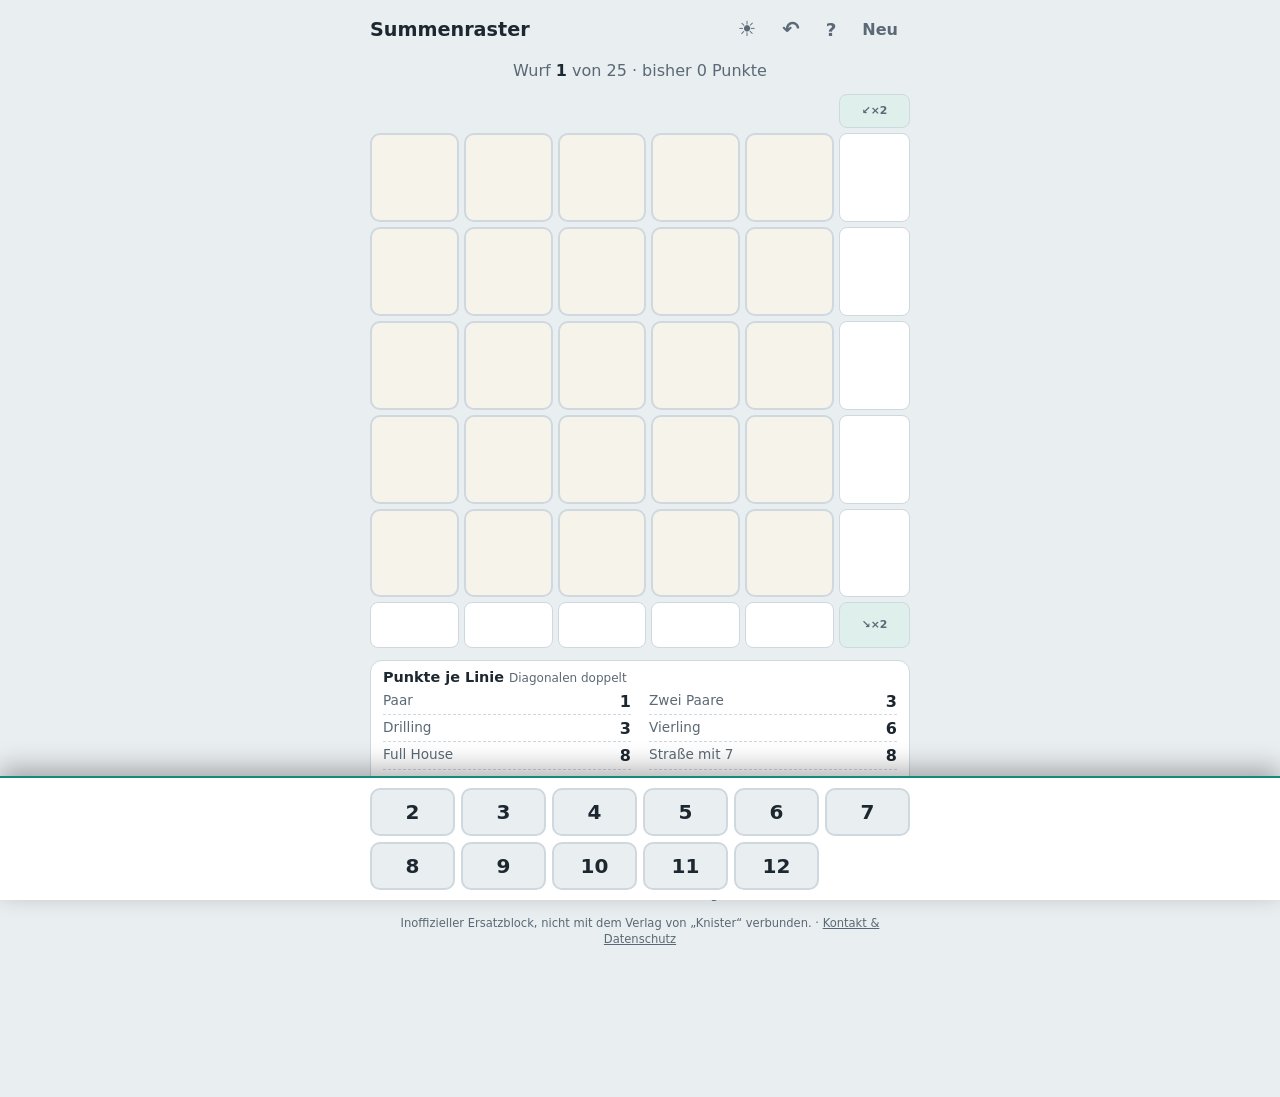
<file: summenraster/index.html>
<!DOCTYPE html>
<html lang="de">
<head>
<meta charset="utf-8">
<meta name="viewport" content="width=device-width, initial-scale=1, viewport-fit=cover">
<meta name="robots" content="noindex, nofollow">
<title>Summenraster</title>
<meta name="description" content="Ersatzblock für „Knister“ – offlinefähige PWA.">
<meta name="theme-color" content="#1d2730">
<meta name="apple-mobile-web-app-capable" content="yes">
<meta name="mobile-web-app-capable" content="yes">
<meta name="apple-mobile-web-app-status-bar-style" content="black-translucent">
<meta name="apple-mobile-web-app-title" content="Summenraster">
<link rel="manifest" href="../manifest.webmanifest">
<link rel="icon" href="icons/icon-192.png" sizes="192x192">
<link rel="apple-touch-icon" href="icons/apple-touch-icon.png">
<link rel="stylesheet" href="css/style.css">
</head>
<body>

<header class="bar">
  <h1>Summenraster</h1>
  <div class="bar-actions">
    <button type="button" class="btn btn-ghost" id="btnWake" aria-pressed="false"
      aria-label="Bildschirm anlassen" title="Bildschirm anlassen">☀</button>
    <button type="button" class="btn btn-ghost" id="btnUndo" aria-label="Rückgängig" title="Rückgängig">↶</button>
    <a class="btn btn-ghost" id="btnHelp" href="anleitung.html" aria-label="Anleitung" title="Anleitung">?</a>
    <button type="button" class="btn btn-ghost" id="btnNew">Neu</button>
  </div>
</header>

<main class="view">
  <p class="status" id="status"></p>

  <div class="grid" id="grid"></div>

  <section class="pts-box" aria-labelledby="ptsTitle">
    <h2 id="ptsTitle">Punkte je Linie <small>Diagonalen doppelt</small></h2>
    <dl class="pts-list">
      <div><dt>Paar</dt><dd>1</dd></div>
      <div><dt>Zwei Paare</dt><dd>3</dd></div>
      <div><dt>Drilling</dt><dd>3</dd></div>
      <div><dt>Vierling</dt><dd>6</dd></div>
      <div><dt>Full House</dt><dd>8</dd></div>
      <div><dt>Straße mit 7</dt><dd>8</dd></div>
      <div><dt>Straße ohne 7</dt><dd>12</dd></div>
      <div><dt>Fünfling</dt><dd>10</dd></div>
    </dl>
  </section>

  <button type="button" class="btn btn-primary btn-big" id="btnScore">Punkte ausrechnen</button>

  <p class="legend">Gewürfelt wird mit den <strong>2 weißen Würfeln</strong>. Alle tragen
    dieselbe Summe ein.</p>

  <p class="footer-note">Inoffizieller Ersatzblock, nicht mit dem Verlag von „Knister“
    verbunden. · <a href="../kontakt.html">Kontakt &amp; Datenschutz</a></p>
</main>

<!-- Zahlen 2–12 -->
<div class="pad" id="pad" role="group" aria-label="Gewürfelte Summe"></div>

<!-- Punkte -->
<dialog id="dlgScore" class="sheet">
  <form method="dialog">
    <h3>Punkte</h3>
    <table class="score-table" id="scoreTable"></table>
    <button class="btn btn-primary">Fertig</button>
  </form>
</dialog>

<!-- Neues Spiel -->
<dialog id="dlgNew" class="sheet">
  <form method="dialog">
    <h3>Neues Spiel?</h3>
    <p>Alle eingetragenen Zahlen werden gelöscht.</p>
    <button type="button" class="btn btn-primary" id="btnNewConfirm">Neues Spiel</button>
    <button class="btn btn-ghost">Abbrechen</button>
  </form>
</dialog>

<div class="toast" id="toast" hidden><span id="toastText"></span><button type="button" id="toastAction" class="btn btn-ghost" hidden></button></div>

<script src="js/app.js"></script>
</body>
</html>
</file>
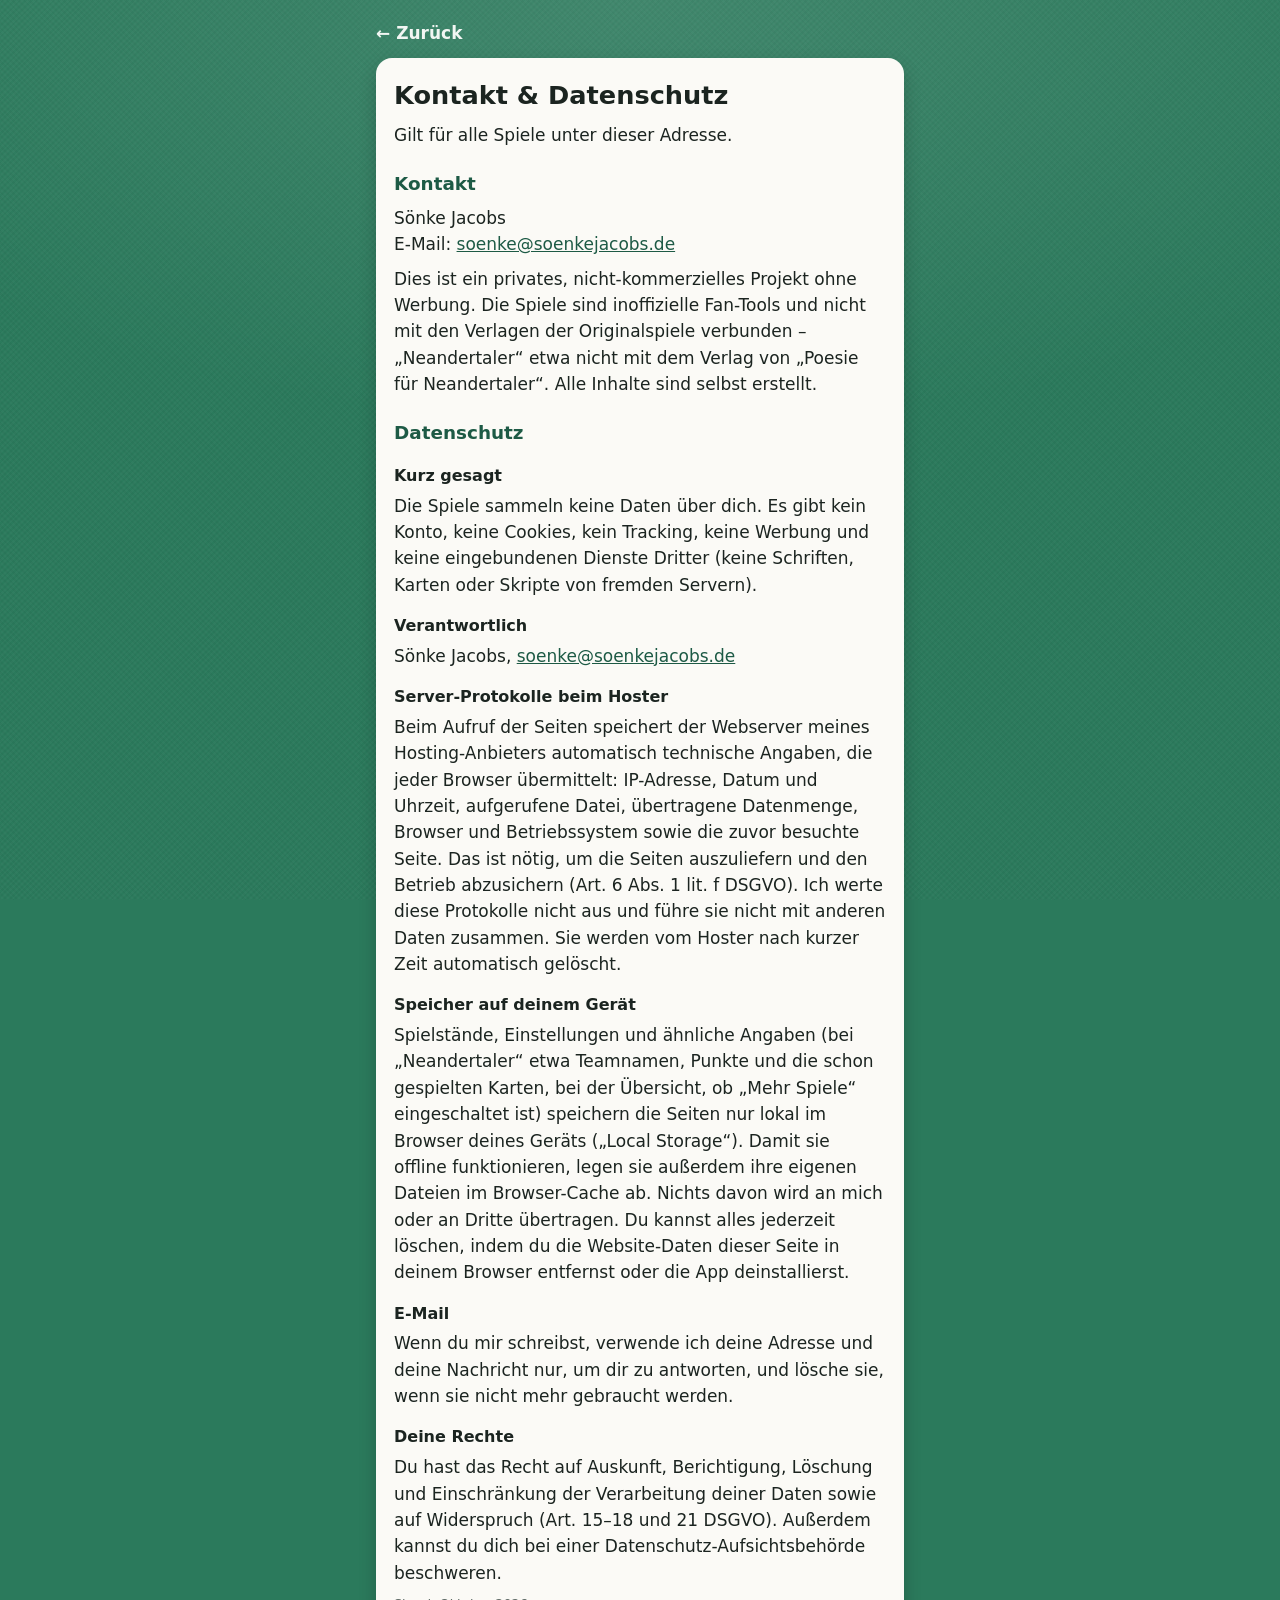
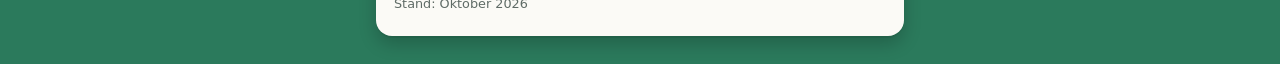
<file: kontakt.html>
<!DOCTYPE html>
<html lang="de">
<head>
<meta charset="utf-8">
<meta name="viewport" content="width=device-width, initial-scale=1, viewport-fit=cover">
<meta name="robots" content="noindex, nofollow">
<title>Kontakt &amp; Datenschutz</title>
<meta name="theme-color" content="#1d5a45">
<link rel="icon" href="favicon.svg" type="image/svg+xml">
<link rel="stylesheet" href="site.css">
</head>
<body>
<main>
  <a href="javascript:history.back()" class="back" id="back">← Zurück</a>

  <article class="paper">
  <h1>Kontakt &amp; Datenschutz</h1>
  <p>Gilt für alle Spiele unter dieser Adresse.</p>

  <h2>Kontakt</h2>
  <p>Sönke Jacobs<br>
    E-Mail: <a href="mailto:soenke@soenkejacobs.de">soenke@soenkejacobs.de</a></p>
  <p>Dies ist ein privates, nicht-kommerzielles Projekt ohne Werbung. Die Spiele
    sind inoffizielle Fan-Tools und nicht mit den Verlagen der Originalspiele
    verbunden – „Neandertaler“ etwa nicht mit dem Verlag von
    „Poesie für Neandertaler“. Alle Inhalte sind selbst erstellt.</p>

  <h2>Datenschutz</h2>

  <h3>Kurz gesagt</h3>
  <p>Die Spiele sammeln keine Daten über dich. Es gibt kein Konto, keine
    Cookies, kein Tracking, keine Werbung und keine eingebundenen Dienste
    Dritter (keine Schriften, Karten oder Skripte von fremden Servern).</p>

  <h3>Verantwortlich</h3>
  <p>Sönke Jacobs, <a href="mailto:soenke@soenkejacobs.de">soenke@soenkejacobs.de</a></p>

  <h3>Server-Protokolle beim Hoster</h3>
  <p>Beim Aufruf der Seiten speichert der Webserver meines Hosting-Anbieters
    automatisch technische Angaben, die jeder Browser übermittelt: IP-Adresse,
    Datum und Uhrzeit, aufgerufene Datei, übertragene Datenmenge, Browser und
    Betriebssystem sowie die zuvor besuchte Seite. Das ist nötig, um die Seiten
    auszuliefern und den Betrieb abzusichern (Art. 6 Abs. 1 lit. f DSGVO).
    Ich werte diese Protokolle nicht aus und führe sie nicht mit anderen Daten
    zusammen. Sie werden vom Hoster nach kurzer Zeit automatisch gelöscht.</p>

  <h3>Speicher auf deinem Gerät</h3>
  <p>Spielstände, Einstellungen und ähnliche Angaben (bei „Neandertaler“ etwa
    Teamnamen, Punkte und die schon gespielten Karten, bei der Übersicht, ob
    „Mehr Spiele“ eingeschaltet ist) speichern die Seiten nur
    lokal im Browser deines Geräts („Local Storage“). Damit sie offline
    funktionieren, legen sie außerdem ihre eigenen Dateien im Browser-Cache ab.
    Nichts davon wird an mich oder an Dritte übertragen. Du kannst alles
    jederzeit löschen, indem du die Website-Daten dieser Seite in deinem
    Browser entfernst oder die App deinstallierst.</p>

  <h3>E-Mail</h3>
  <p>Wenn du mir schreibst, verwende ich deine Adresse und deine Nachricht nur,
    um dir zu antworten, und lösche sie, wenn sie nicht mehr gebraucht werden.</p>

  <h3>Deine Rechte</h3>
  <p>Du hast das Recht auf Auskunft, Berichtigung, Löschung und Einschränkung
    der Verarbeitung deiner Daten sowie auf Widerspruch
    (Art. 15–18 und 21 DSGVO). Außerdem kannst du dich bei einer
    Datenschutz-Aufsichtsbehörde beschweren.</p>

  <p class="small">Stand: Oktober 2026</p>
  </article>
</main>
<script>
  // Ohne Verlauf (direkt geöffnet) führt „Zurück“ zur Übersicht.
  if (history.length <= 1) document.getElementById('back').href = './';
</script>
</body>
</html>
</file>
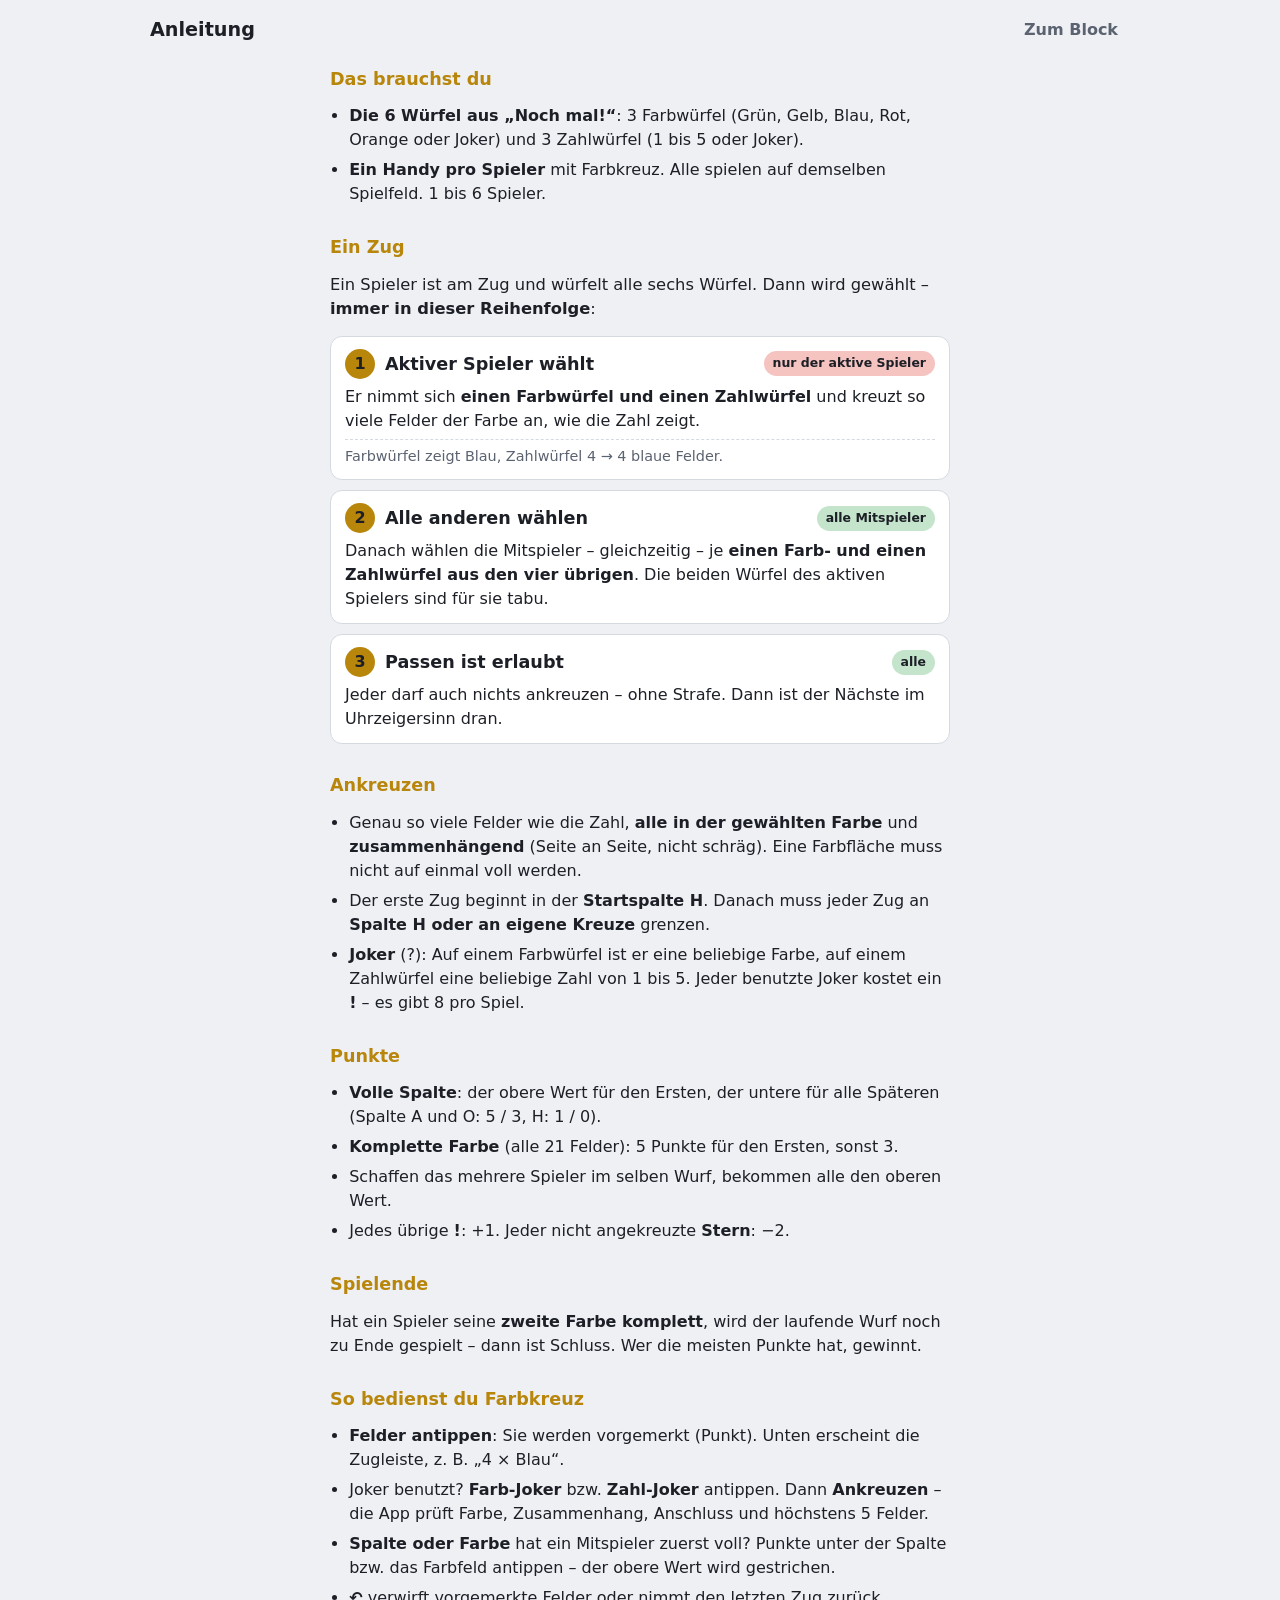
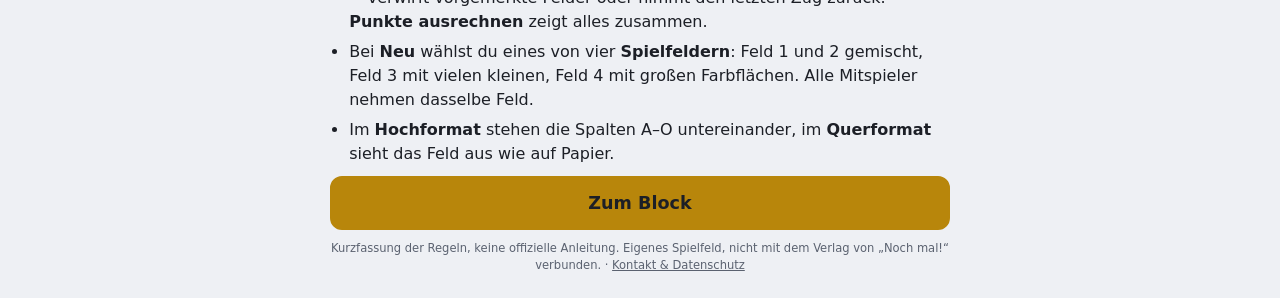
<file: farbkreuz/anleitung.html>
<!DOCTYPE html>
<html lang="de">
<head>
<meta charset="utf-8">
<meta name="viewport" content="width=device-width, initial-scale=1, viewport-fit=cover">
<meta name="robots" content="noindex, nofollow">
<title>Anleitung – Farbkreuz</title>
<meta name="theme-color" content="#20232b">
<link rel="manifest" href="../manifest.webmanifest">
<link rel="icon" href="icons/icon-192.png" sizes="192x192">
<link rel="stylesheet" href="css/style.css">
</head>
<body>

<header class="bar">
  <h1>Anleitung</h1>
  <div class="bar-actions"><a class="btn btn-ghost" href="./">Zum Block</a></div>
</header>

<main class="view guide">

  <h2 class="sec sec-first">Das brauchst du</h2>
  <ul class="rules">
    <li><strong>Die 6 Würfel aus „Noch mal!“</strong>: 3 Farbwürfel (Grün, Gelb,
      Blau, Rot, Orange oder Joker) und 3 Zahlwürfel (1 bis 5 oder Joker).</li>
    <li><strong>Ein Handy pro Spieler</strong> mit Farbkreuz. Alle spielen
      auf demselben Spielfeld. 1 bis 6 Spieler.</li>
  </ul>

  <h2 class="sec">Ein Zug</h2>
  <p class="lead">Ein Spieler ist am Zug und würfelt alle sechs Würfel. Dann wird
    gewählt – <strong>immer in dieser Reihenfolge</strong>:</p>

  <ol class="steps">
    <li class="step">
      <div class="step-head"><span class="step-no">1</span><h2>Aktiver Spieler wählt</h2>
        <span class="who who-active">nur der aktive Spieler</span></div>
      <p>Er nimmt sich <strong>einen Farbwürfel und einen Zahlwürfel</strong>
        und kreuzt so viele Felder der Farbe an, wie die Zahl zeigt.</p>
      <p class="example">Farbwürfel zeigt Blau, Zahlwürfel 4 → 4 blaue Felder.</p>
    </li>
    <li class="step">
      <div class="step-head"><span class="step-no">2</span><h2>Alle anderen wählen</h2>
        <span class="who who-all">alle Mitspieler</span></div>
      <p>Danach wählen die Mitspieler – gleichzeitig – je <strong>einen Farb- und
        einen Zahlwürfel aus den vier übrigen</strong>. Die beiden Würfel des
        aktiven Spielers sind für sie tabu.</p>
    </li>
    <li class="step">
      <div class="step-head"><span class="step-no">3</span><h2>Passen ist erlaubt</h2>
        <span class="who who-all">alle</span></div>
      <p>Jeder darf auch nichts ankreuzen – ohne Strafe. Dann ist der Nächste
        im Uhrzeigersinn dran.</p>
    </li>
  </ol>

  <h2 class="sec">Ankreuzen</h2>
  <ul class="rules">
    <li>Genau so viele Felder wie die Zahl, <strong>alle in der gewählten
      Farbe</strong> und <strong>zusammenhängend</strong> (Seite an Seite, nicht
      schräg). Eine Farbfläche muss nicht auf einmal voll werden.</li>
    <li>Der erste Zug beginnt in der <strong>Startspalte H</strong>. Danach muss
      jeder Zug an <strong>Spalte H oder an eigene Kreuze</strong> grenzen.</li>
    <li><strong>Joker</strong> (?): Auf einem Farbwürfel ist er eine beliebige
      Farbe, auf einem Zahlwürfel eine beliebige Zahl von 1 bis 5. Jeder benutzte
      Joker kostet ein <strong>!</strong> – es gibt 8 pro Spiel.</li>
  </ul>

  <h2 class="sec">Punkte</h2>
  <ul class="rules">
    <li><strong>Volle Spalte</strong>: der obere Wert für den Ersten, der untere
      für alle Späteren (Spalte A und O: 5 / 3, H: 1 / 0).</li>
    <li><strong>Komplette Farbe</strong> (alle 21 Felder): 5 Punkte für den
      Ersten, sonst 3.</li>
    <li>Schaffen das mehrere Spieler im selben Wurf, bekommen alle den oberen Wert.</li>
    <li>Jedes übrige <strong>!</strong>: +1. Jeder nicht angekreuzte
      <strong>Stern</strong>: −2.</li>
  </ul>

  <h2 class="sec">Spielende</h2>
  <p>Hat ein Spieler seine <strong>zweite Farbe komplett</strong>, wird der
    laufende Wurf noch zu Ende gespielt – dann ist Schluss. Wer die meisten
    Punkte hat, gewinnt.</p>

  <h2 class="sec">So bedienst du Farbkreuz</h2>
  <ul class="rules">
    <li><strong>Felder antippen</strong>: Sie werden vorgemerkt (Punkt). Unten
      erscheint die Zugleiste, z. B. „4 × Blau“.</li>
    <li>Joker benutzt? <strong>Farb-Joker</strong> bzw. <strong>Zahl-Joker</strong>
      antippen. Dann <strong>Ankreuzen</strong> – die App prüft Farbe,
      Zusammenhang, Anschluss und höchstens 5 Felder.</li>
    <li><strong>Spalte oder Farbe</strong> hat ein Mitspieler zuerst voll?
      Punkte unter der Spalte bzw. das Farbfeld antippen – der obere Wert wird
      gestrichen.</li>
    <li><strong>↶</strong> verwirft vorgemerkte Felder oder nimmt den letzten Zug
      zurück. <strong>Punkte ausrechnen</strong> zeigt alles zusammen.</li>
    <li>Bei <strong>Neu</strong> wählst du eines von vier <strong>Spielfeldern</strong>:
      Feld 1 und 2 gemischt, Feld 3 mit vielen kleinen, Feld 4 mit großen
      Farbflächen. Alle Mitspieler nehmen dasselbe Feld.</li>
    <li>Im <strong>Hochformat</strong> stehen die Spalten A–O untereinander, im
      <strong>Querformat</strong> sieht das Feld aus wie auf Papier.</li>
  </ul>

  <a class="btn btn-primary btn-big" href="./">Zum Block</a>

  <p class="footer-note">Kurzfassung der Regeln, keine offizielle Anleitung. Eigenes
    Spielfeld, nicht mit dem Verlag von „Noch mal!“ verbunden.
    · <a href="../kontakt.html">Kontakt &amp; Datenschutz</a></p>
</main>
</body>
</html>
</file>
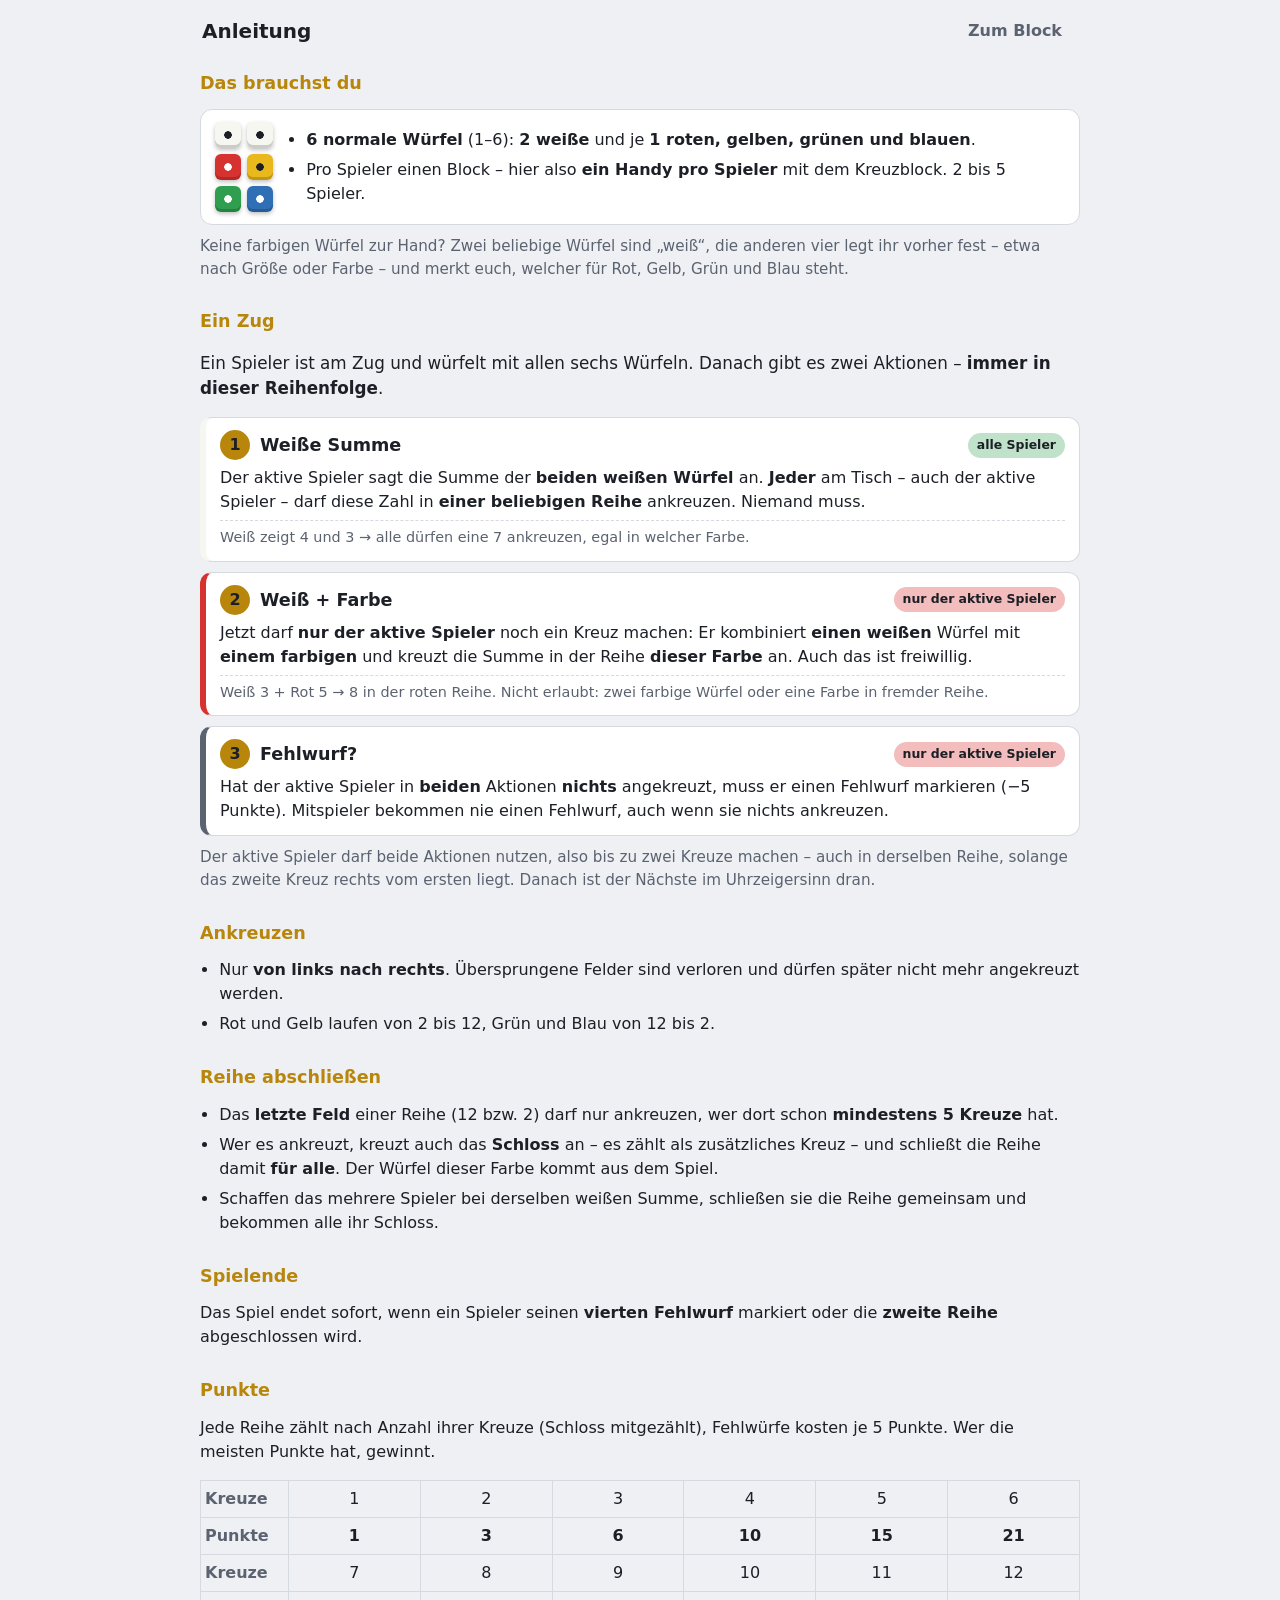
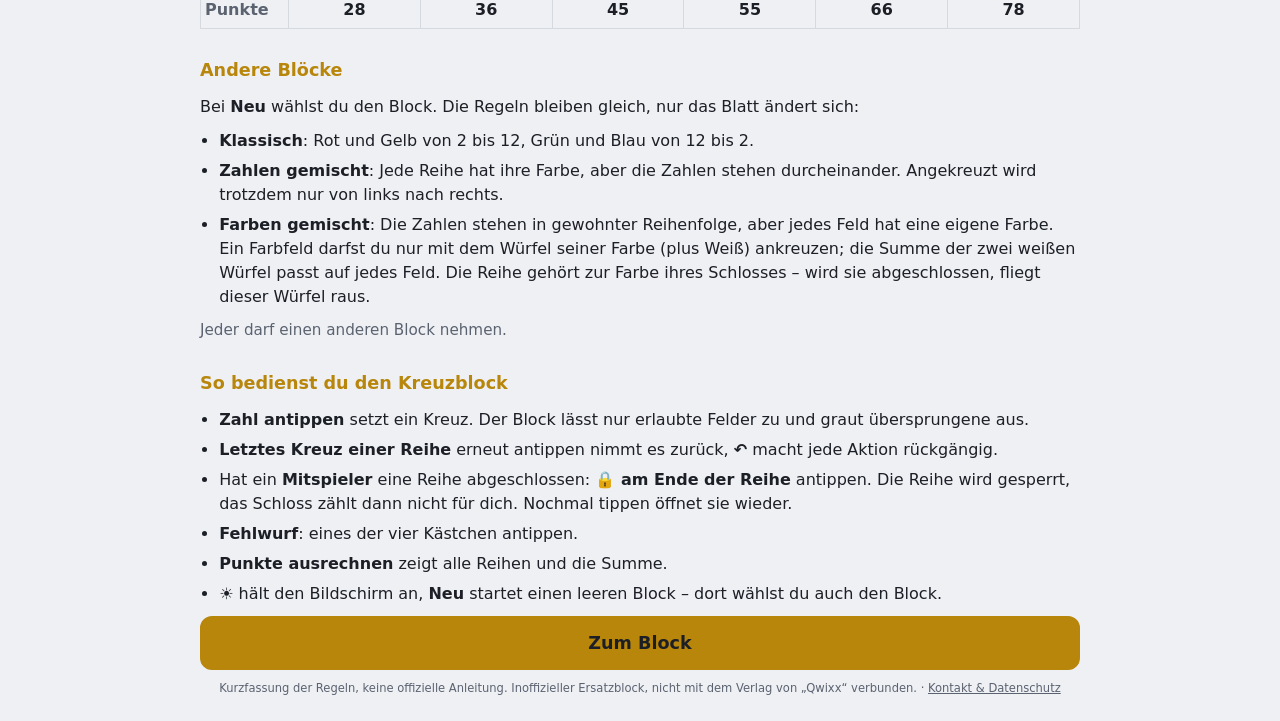
<file: kreuzblock/anleitung.html>
<!DOCTYPE html>
<html lang="de">
<head>
<meta charset="utf-8">
<meta name="viewport" content="width=device-width, initial-scale=1, viewport-fit=cover">
<meta name="robots" content="noindex, nofollow">
<title>Anleitung – Kreuzblock</title>
<meta name="theme-color" content="#1c1f26">
<link rel="manifest" href="../manifest.webmanifest">
<link rel="icon" href="icons/icon-192.png" sizes="192x192">
<link rel="stylesheet" href="css/style.css">
</head>
<body>

<header class="bar">
  <h1>Anleitung</h1>
  <div class="bar-actions">
    <a class="btn btn-ghost" href="./">Zum Block</a>
  </div>
</header>

<main class="view guide">

  <h2 class="sec sec-first">Das brauchst du</h2>
  <div class="kit">
    <div class="kit-dice" aria-hidden="true">
      <span class="kd kd-white"></span><span class="kd kd-white"></span>
      <span class="kd kd-red"></span><span class="kd kd-yellow"></span>
      <span class="kd kd-green"></span><span class="kd kd-blue"></span>
    </div>
    <ul class="rules">
      <li><strong>6 normale Würfel</strong> (1–6):
        <strong>2 weiße</strong> und je <strong>1 roten, gelben, grünen und
        blauen</strong>.</li>
      <li>Pro Spieler einen Block – hier also <strong>ein Handy pro
        Spieler</strong> mit dem Kreuzblock. 2 bis 5 Spieler.</li>
    </ul>
  </div>
  <p class="note">Keine farbigen Würfel zur Hand? Zwei beliebige Würfel sind
    „weiß“, die anderen vier legt ihr vorher fest – etwa nach Größe oder Farbe
    – und merkt euch, welcher für Rot, Gelb, Grün und Blau steht.</p>

  <h2 class="sec">Ein Zug</h2>
  <p class="lead">Ein Spieler ist am Zug und würfelt mit allen sechs Würfeln.
    Danach gibt es zwei Aktionen – <strong>immer in dieser Reihenfolge</strong>.</p>

  <ol class="steps">
    <li class="step">
      <div class="step-head">
        <span class="step-no">1</span>
        <h2>Weiße Summe</h2>
        <span class="who who-all">alle Spieler</span>
      </div>
      <p>Der aktive Spieler sagt die Summe der <strong>beiden weißen Würfel</strong>
        an. <strong>Jeder</strong> am Tisch – auch der aktive Spieler – darf diese
        Zahl in <strong>einer beliebigen Reihe</strong> ankreuzen. Niemand muss.</p>
      <p class="example">Weiß zeigt 4 und 3 → alle dürfen eine 7 ankreuzen, egal in welcher Farbe.</p>
    </li>

    <li class="step">
      <div class="step-head">
        <span class="step-no">2</span>
        <h2>Weiß + Farbe</h2>
        <span class="who who-active">nur der aktive Spieler</span>
      </div>
      <p>Jetzt darf <strong>nur der aktive Spieler</strong> noch ein Kreuz machen:
        Er kombiniert <strong>einen weißen</strong> Würfel mit <strong>einem
        farbigen</strong> und kreuzt die Summe in der Reihe <strong>dieser
        Farbe</strong> an. Auch das ist freiwillig.</p>
      <p class="example">Weiß 3 + Rot 5 → 8 in der roten Reihe. Nicht erlaubt: zwei farbige Würfel oder eine Farbe in fremder Reihe.</p>
    </li>

    <li class="step">
      <div class="step-head">
        <span class="step-no">3</span>
        <h2>Fehlwurf?</h2>
        <span class="who who-active">nur der aktive Spieler</span>
      </div>
      <p>Hat der aktive Spieler in <strong>beiden</strong> Aktionen
        <strong>nichts</strong> angekreuzt, muss er einen Fehlwurf markieren
        (−5 Punkte). Mitspieler bekommen nie einen Fehlwurf, auch wenn sie
        nichts ankreuzen.</p>
    </li>
  </ol>

  <p class="note">Der aktive Spieler darf beide Aktionen nutzen, also bis zu
    zwei Kreuze machen – auch in derselben Reihe, solange das zweite Kreuz
    rechts vom ersten liegt. Danach ist der Nächste im Uhrzeigersinn dran.</p>

  <h2 class="sec">Ankreuzen</h2>
  <ul class="rules">
    <li>Nur <strong>von links nach rechts</strong>. Übersprungene Felder sind
      verloren und dürfen später nicht mehr angekreuzt werden.</li>
    <li>Rot und Gelb laufen von 2 bis 12, Grün und Blau von 12 bis 2.</li>
  </ul>

  <h2 class="sec">Reihe abschließen</h2>
  <ul class="rules">
    <li>Das <strong>letzte Feld</strong> einer Reihe (12 bzw. 2) darf nur
      ankreuzen, wer dort schon <strong>mindestens 5 Kreuze</strong> hat.</li>
    <li>Wer es ankreuzt, kreuzt auch das <strong>Schloss</strong> an – es zählt
      als zusätzliches Kreuz – und schließt die Reihe damit <strong>für
      alle</strong>. Der Würfel dieser Farbe kommt aus dem Spiel.</li>
    <li>Schaffen das mehrere Spieler bei derselben weißen Summe, schließen sie
      die Reihe gemeinsam und bekommen alle ihr Schloss.</li>
  </ul>

  <h2 class="sec">Spielende</h2>
  <p>Das Spiel endet sofort, wenn ein Spieler seinen
    <strong>vierten Fehlwurf</strong> markiert oder die <strong>zweite
    Reihe</strong> abgeschlossen wird.</p>

  <h2 class="sec">Punkte</h2>
  <p>Jede Reihe zählt nach Anzahl ihrer Kreuze (Schloss mitgezählt), Fehlwürfe
    kosten je 5 Punkte. Wer die meisten Punkte hat, gewinnt.</p>
  <table class="points">
    <tr><th>Kreuze</th><td>1</td><td>2</td><td>3</td><td>4</td><td>5</td><td>6</td></tr>
    <tr><th>Punkte</th><td>1</td><td>3</td><td>6</td><td>10</td><td>15</td><td>21</td></tr>
    <tr><th>Kreuze</th><td>7</td><td>8</td><td>9</td><td>10</td><td>11</td><td>12</td></tr>
    <tr><th>Punkte</th><td>28</td><td>36</td><td>45</td><td>55</td><td>66</td><td>78</td></tr>
  </table>

  <h2 class="sec">Andere Blöcke</h2>
  <p>Bei <strong>Neu</strong> wählst du den Block. Die Regeln bleiben gleich, nur das
    Blatt ändert sich:</p>
  <ul class="rules">
    <li><strong>Klassisch</strong>: Rot und Gelb von 2 bis 12, Grün und Blau von 12 bis 2.</li>
    <li><strong>Zahlen gemischt</strong>: Jede Reihe hat ihre Farbe, aber die Zahlen
      stehen durcheinander. Angekreuzt wird trotzdem nur von links nach rechts.</li>
    <li><strong>Farben gemischt</strong>: Die Zahlen stehen in gewohnter Reihenfolge,
      aber jedes Feld hat eine eigene Farbe. Ein Farbfeld darfst du nur mit dem
      Würfel seiner Farbe (plus Weiß) ankreuzen; die Summe der zwei weißen Würfel
      passt auf jedes Feld. Die Reihe gehört zur Farbe ihres Schlosses – wird sie
      abgeschlossen, fliegt dieser Würfel raus.</li>
  </ul>
  <p class="note">Jeder darf einen anderen Block nehmen.</p>

  <h2 class="sec">So bedienst du den Kreuzblock</h2>
  <ul class="rules">
    <li><strong>Zahl antippen</strong> setzt ein Kreuz. Der Block lässt nur
      erlaubte Felder zu und graut übersprungene aus.</li>
    <li><strong>Letztes Kreuz einer Reihe</strong> erneut antippen nimmt es
      zurück, <strong>↶</strong> macht jede Aktion rückgängig.</li>
    <li>Hat ein <strong>Mitspieler</strong> eine Reihe abgeschlossen:
      <strong>🔒 am Ende der Reihe</strong> antippen. Die Reihe wird gesperrt,
      das Schloss zählt dann nicht für dich. Nochmal tippen öffnet sie wieder.</li>
    <li><strong>Fehlwurf</strong>: eines der vier Kästchen antippen.</li>
    <li><strong>Punkte ausrechnen</strong> zeigt alle Reihen und die Summe.</li>
    <li><strong>☀</strong> hält den Bildschirm an, <strong>Neu</strong> startet
      einen leeren Block – dort wählst du auch den Block.</li>
  </ul>

  <a class="btn btn-primary btn-big" href="./">Zum Block</a>

  <p class="footer-note">Kurzfassung der Regeln, keine offizielle Anleitung.
    Inoffizieller Ersatzblock, nicht mit dem Verlag von „Qwixx“ verbunden.
    · <a href="../kontakt.html">Kontakt &amp; Datenschutz</a></p>
</main>

</body>
</html>
</file>
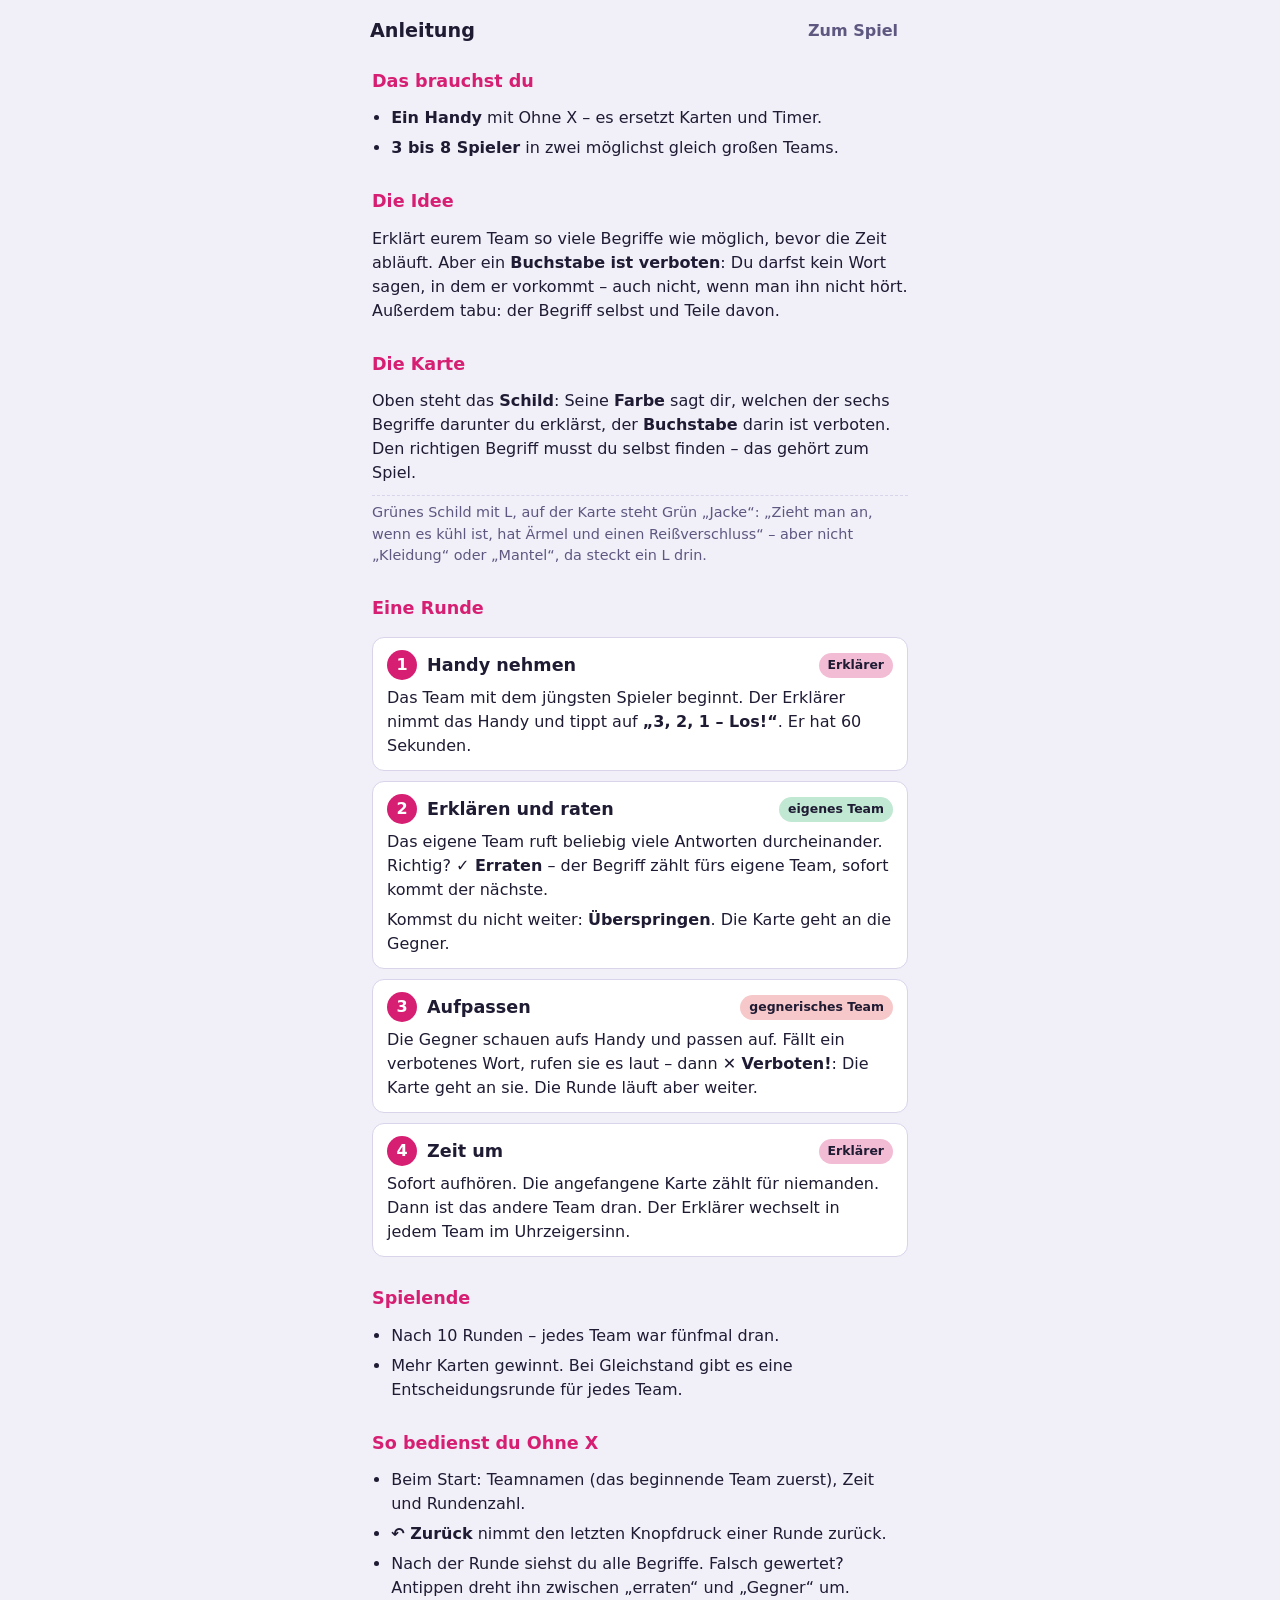
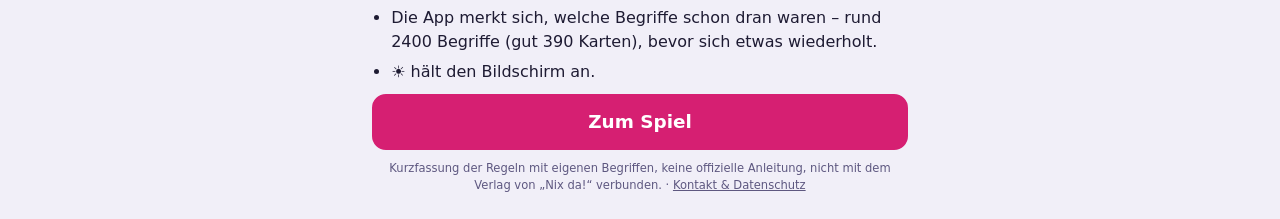
<file: ohne-x/anleitung.html>
<!DOCTYPE html>
<html lang="de">
<head>
<meta charset="utf-8">
<meta name="viewport" content="width=device-width, initial-scale=1, viewport-fit=cover">
<meta name="robots" content="noindex, nofollow">
<title>Anleitung – Ohne X</title>
<meta name="theme-color" content="#1e1b33">
<link rel="manifest" href="../manifest.webmanifest">
<link rel="icon" href="icons/icon-192.png" sizes="192x192">
<link rel="stylesheet" href="css/style.css">
</head>
<body>

<header class="bar">
  <h1>Anleitung</h1>
  <div class="bar-actions"><a class="btn btn-ghost" href="./">Zum Spiel</a></div>
</header>

<main class="view guide">

  <h2 class="sec sec-first">Das brauchst du</h2>
  <ul class="rules">
    <li><strong>Ein Handy</strong> mit Ohne X – es ersetzt Karten und Timer.</li>
    <li><strong>3 bis 8 Spieler</strong> in zwei möglichst gleich großen Teams.</li>
  </ul>

  <h2 class="sec">Die Idee</h2>
  <p>Erklärt eurem Team so viele Begriffe wie möglich, bevor die Zeit abläuft.
    Aber ein <strong>Buchstabe ist verboten</strong>: Du darfst kein Wort sagen,
    in dem er vorkommt – auch nicht, wenn man ihn nicht hört. Außerdem tabu: der
    Begriff selbst und Teile davon.</p>

  <h2 class="sec">Die Karte</h2>
  <p>Oben steht das <strong>Schild</strong>: Seine <strong>Farbe</strong> sagt
    dir, welchen der sechs Begriffe darunter du erklärst, der
    <strong>Buchstabe</strong> darin ist verboten. Den richtigen Begriff musst du
    selbst finden – das gehört zum Spiel.</p>
  <p class="example">Grünes Schild mit L, auf der Karte steht Grün „Jacke“: „Zieht
    man an, wenn es kühl ist, hat Ärmel und einen Reißverschluss“ – aber nicht
    „Kleidung“ oder „Mantel“, da steckt ein L drin.</p>

  <h2 class="sec">Eine Runde</h2>
  <ol class="steps">
    <li class="step">
      <div class="step-head"><span class="step-no">1</span><h2>Handy nehmen</h2>
        <span class="who who-active">Erklärer</span></div>
      <p>Das Team mit dem jüngsten Spieler beginnt. Der Erklärer nimmt das Handy und
        tippt auf <strong>„3, 2, 1 – Los!“</strong>. Er hat 60 Sekunden.</p>
    </li>
    <li class="step">
      <div class="step-head"><span class="step-no">2</span><h2>Erklären und raten</h2>
        <span class="who who-team">eigenes Team</span></div>
      <p>Das eigene Team ruft beliebig viele Antworten durcheinander. Richtig?
        <strong>✓ Erraten</strong> – der Begriff zählt fürs eigene Team, sofort kommt der nächste.</p>
      <p>Kommst du nicht weiter: <strong>Überspringen</strong>. Die Karte geht an
        die Gegner.</p>
    </li>
    <li class="step">
      <div class="step-head"><span class="step-no">3</span><h2>Aufpassen</h2>
        <span class="who who-other">gegnerisches Team</span></div>
      <p>Die Gegner schauen aufs Handy und passen auf. Fällt ein verbotenes Wort,
        rufen sie es laut – dann <strong>✕ Verboten!</strong>: Die Karte geht an
        sie. Die Runde läuft aber weiter.</p>
    </li>
    <li class="step">
      <div class="step-head"><span class="step-no">4</span><h2>Zeit um</h2>
        <span class="who who-active">Erklärer</span></div>
      <p>Sofort aufhören. Die angefangene Karte zählt für niemanden. Dann ist das
        andere Team dran. Der Erklärer wechselt in jedem Team im Uhrzeigersinn.</p>
    </li>
  </ol>

  <h2 class="sec">Spielende</h2>
  <ul class="rules">
    <li>Nach 10 Runden – jedes Team war fünfmal dran.</li>
    <li>Mehr Karten gewinnt. Bei Gleichstand gibt es eine Entscheidungsrunde
      für jedes Team.</li>
  </ul>

  <h2 class="sec">So bedienst du Ohne X</h2>
  <ul class="rules">
    <li>Beim Start: Teamnamen (das beginnende Team zuerst), Zeit und Rundenzahl.</li>
    <li><strong>↶ Zurück</strong> nimmt den letzten Knopfdruck einer Runde zurück.</li>
    <li>Nach der Runde siehst du alle Begriffe. Falsch gewertet? Antippen dreht
      ihn zwischen „erraten“ und „Gegner“ um.</li>
    <li>Die App merkt sich, welche Begriffe schon dran waren – rund 2400 Begriffe
      (gut 390 Karten), bevor sich etwas wiederholt.</li>
    <li><strong>☀</strong> hält den Bildschirm an.</li>
  </ul>

  <a class="btn btn-primary btn-big" href="./">Zum Spiel</a>

  <p class="footer-note">Kurzfassung der Regeln mit eigenen Begriffen, keine
    offizielle Anleitung, nicht mit dem Verlag von „Nix da!“ verbunden.
    · <a href="../kontakt.html">Kontakt &amp; Datenschutz</a></p>
</main>
</body>
</html>
</file>
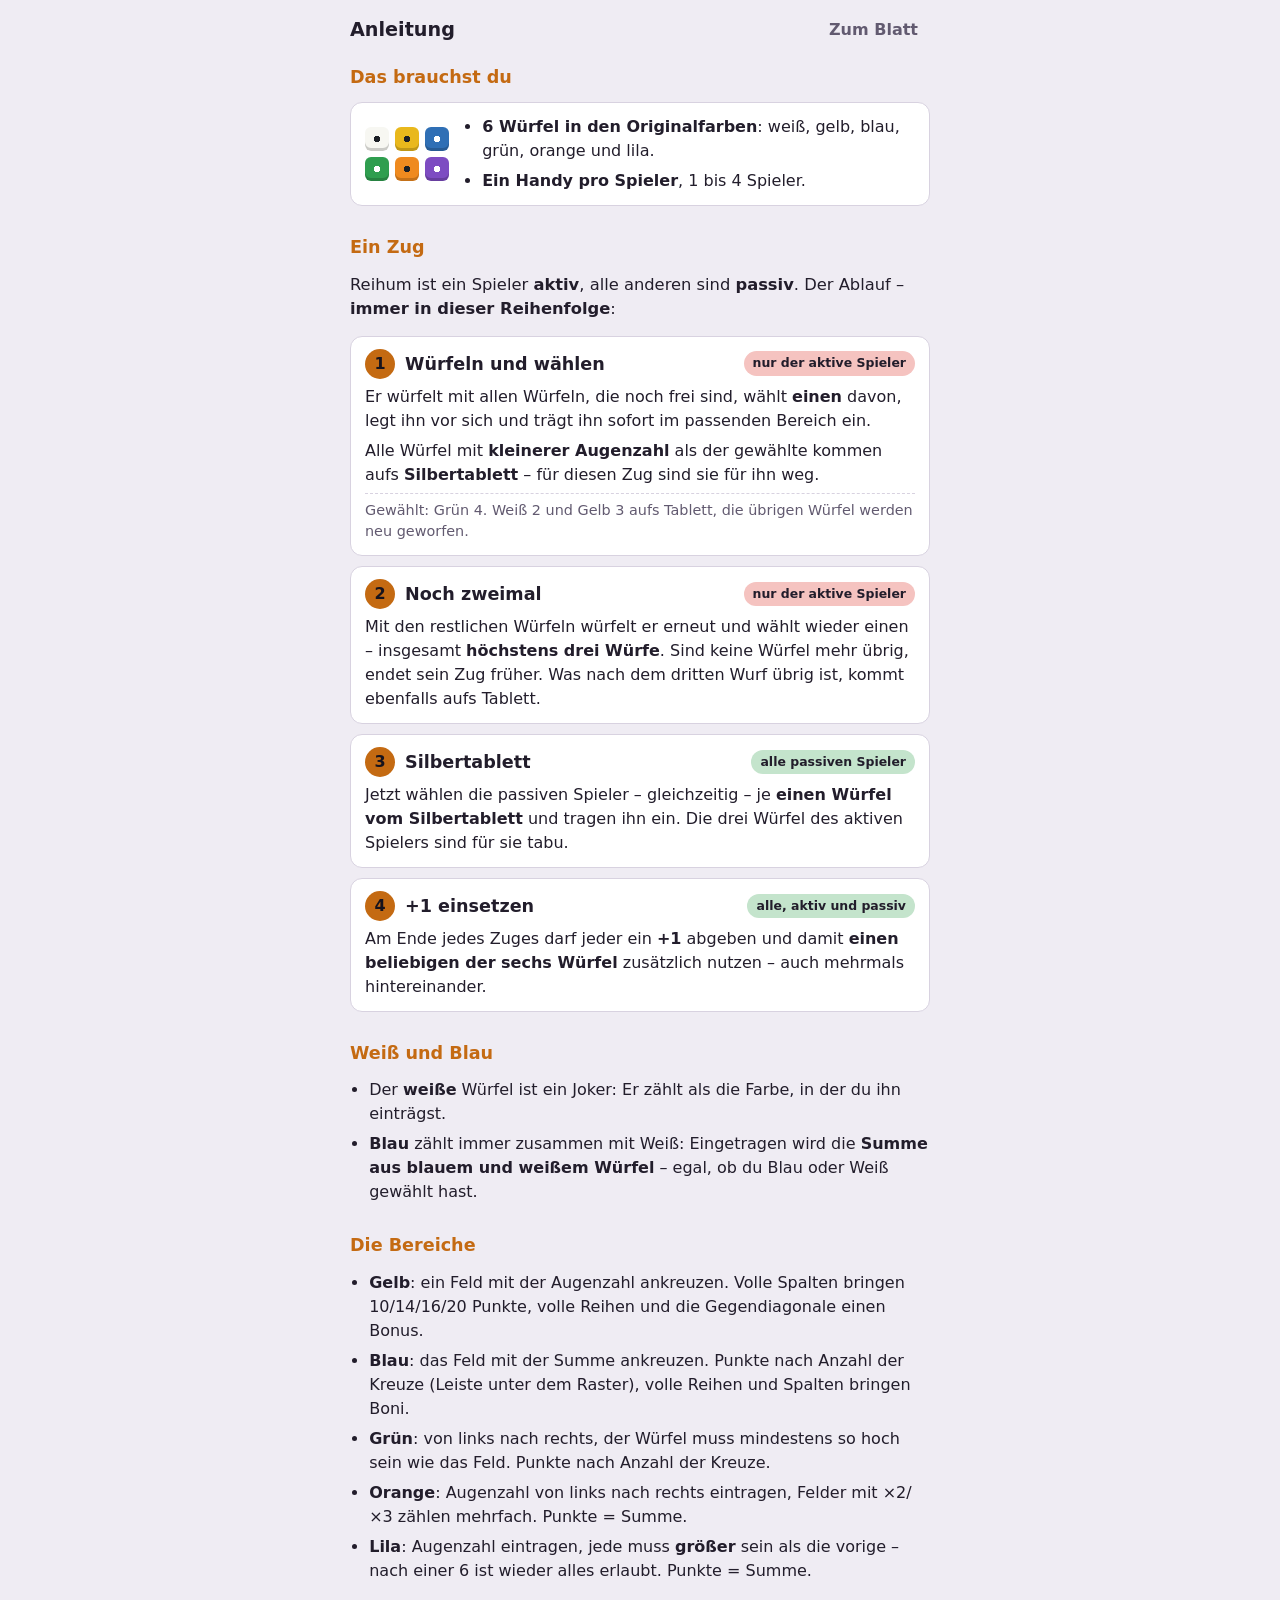
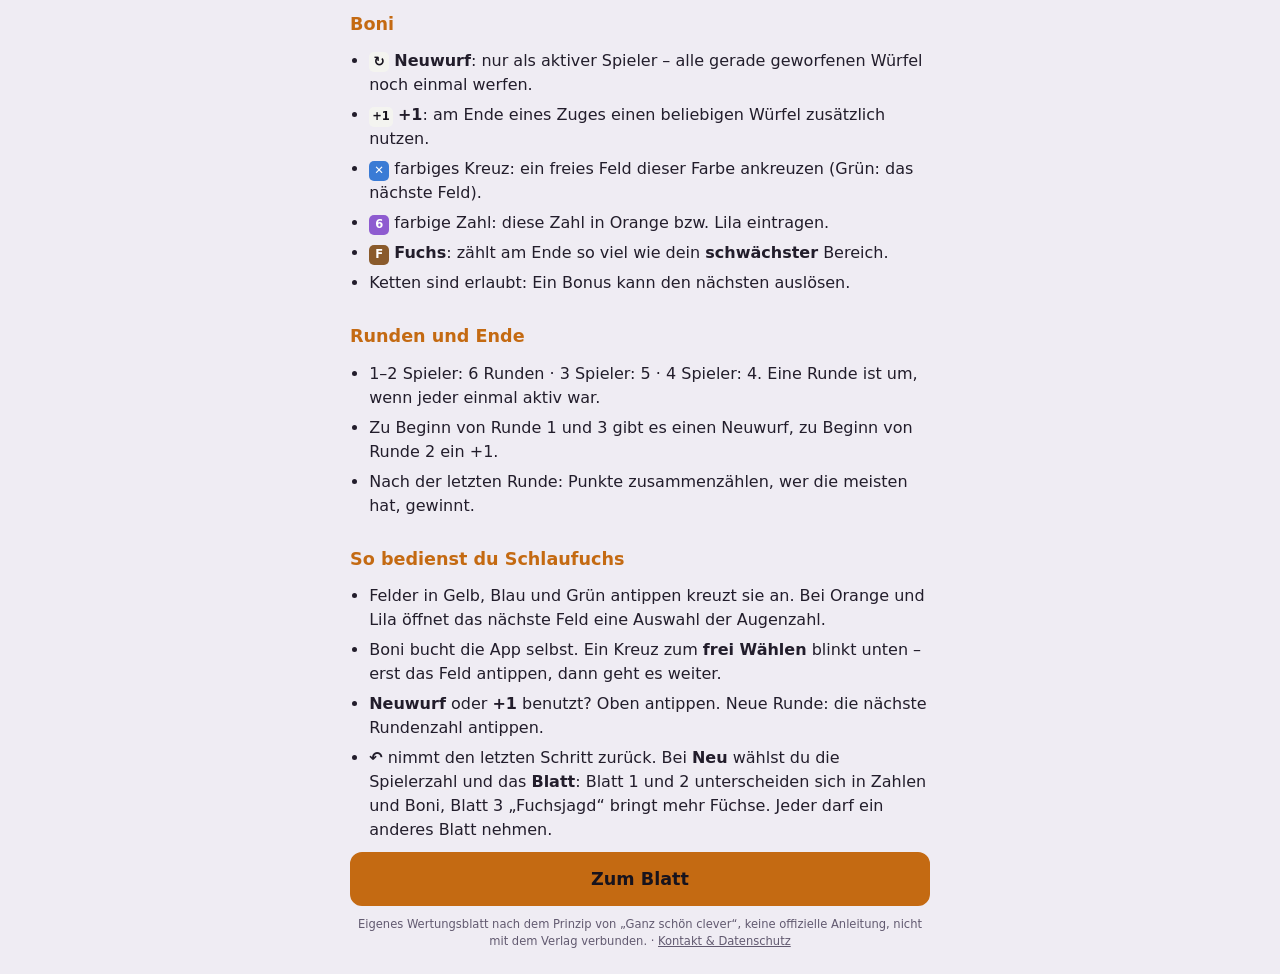
<file: schlaufuchs/anleitung.html>
<!DOCTYPE html>
<html lang="de">
<head>
<meta charset="utf-8">
<meta name="viewport" content="width=device-width, initial-scale=1, viewport-fit=cover">
<meta name="robots" content="noindex, nofollow">
<title>Anleitung – Schlaufuchs</title>
<meta name="theme-color" content="#221d2b">
<link rel="manifest" href="../manifest.webmanifest">
<link rel="icon" href="icons/icon-192.png" sizes="192x192">
<link rel="stylesheet" href="css/style.css">
</head>
<body>

<header class="bar">
  <h1>Anleitung</h1>
  <div class="bar-actions"><a class="btn btn-ghost" href="./">Zum Blatt</a></div>
</header>

<main class="view guide">

  <h2 class="sec sec-first">Das brauchst du</h2>
  <div class="kit">
    <div class="kit-dice" aria-hidden="true">
      <span class="kd kd-white"></span><span class="kd kd-yellow"></span><span class="kd kd-blue"></span>
      <span class="kd kd-green"></span><span class="kd kd-orange"></span><span class="kd kd-purple"></span>
    </div>
    <ul class="rules">
      <li><strong>6 Würfel in den Originalfarben</strong>: weiß, gelb, blau,
        grün, orange und lila.</li>
      <li><strong>Ein Handy pro Spieler</strong>, 1 bis 4 Spieler.</li>
    </ul>
  </div>

  <h2 class="sec">Ein Zug</h2>
  <p class="lead">Reihum ist ein Spieler <strong>aktiv</strong>, alle anderen
    sind <strong>passiv</strong>. Der Ablauf – <strong>immer in dieser Reihenfolge</strong>:</p>

  <ol class="steps">
    <li class="step">
      <div class="step-head"><span class="step-no">1</span><h2>Würfeln und wählen</h2>
        <span class="who who-active">nur der aktive Spieler</span></div>
      <p>Er würfelt mit allen Würfeln, die noch frei sind, wählt <strong>einen</strong>
        davon, legt ihn vor sich und trägt ihn sofort im passenden Bereich ein.</p>
      <p>Alle Würfel mit <strong>kleinerer Augenzahl</strong> als der gewählte
        kommen aufs <strong>Silbertablett</strong> – für diesen Zug sind sie für ihn weg.</p>
      <p class="example">Gewählt: Grün 4. Weiß 2 und Gelb 3 aufs Tablett, die übrigen
        Würfel werden neu geworfen.</p>
    </li>
    <li class="step">
      <div class="step-head"><span class="step-no">2</span><h2>Noch zweimal</h2>
        <span class="who who-active">nur der aktive Spieler</span></div>
      <p>Mit den restlichen Würfeln würfelt er erneut und wählt wieder einen –
        insgesamt <strong>höchstens drei Würfe</strong>. Sind keine Würfel mehr
        übrig, endet sein Zug früher. Was nach dem dritten Wurf übrig ist,
        kommt ebenfalls aufs Tablett.</p>
    </li>
    <li class="step">
      <div class="step-head"><span class="step-no">3</span><h2>Silbertablett</h2>
        <span class="who who-all">alle passiven Spieler</span></div>
      <p>Jetzt wählen die passiven Spieler – gleichzeitig – je <strong>einen Würfel
        vom Silbertablett</strong> und tragen ihn ein. Die drei Würfel des
        aktiven Spielers sind für sie tabu.</p>
    </li>
    <li class="step">
      <div class="step-head"><span class="step-no">4</span><h2>+1 einsetzen</h2>
        <span class="who who-all">alle, aktiv und passiv</span></div>
      <p>Am Ende jedes Zuges darf jeder ein <strong>+1</strong> abgeben und damit
        <strong>einen beliebigen der sechs Würfel</strong> zusätzlich nutzen – auch
        mehrmals hintereinander.</p>
    </li>
  </ol>

  <h2 class="sec">Weiß und Blau</h2>
  <ul class="rules">
    <li>Der <strong>weiße</strong> Würfel ist ein Joker: Er zählt als die Farbe,
      in der du ihn einträgst.</li>
    <li><strong>Blau</strong> zählt immer zusammen mit Weiß: Eingetragen wird die
      <strong>Summe aus blauem und weißem Würfel</strong> – egal, ob du Blau oder
      Weiß gewählt hast.</li>
  </ul>

  <h2 class="sec">Die Bereiche</h2>
  <ul class="rules">
    <li><strong>Gelb</strong>: ein Feld mit der Augenzahl ankreuzen. Volle Spalten
      bringen 10/14/16/20 Punkte, volle Reihen und die Gegendiagonale einen Bonus.</li>
    <li><strong>Blau</strong>: das Feld mit der Summe ankreuzen. Punkte nach Anzahl
      der Kreuze (Leiste unter dem Raster), volle Reihen und Spalten bringen Boni.</li>
    <li><strong>Grün</strong>: von links nach rechts, der Würfel muss mindestens
      so hoch sein wie das Feld. Punkte nach Anzahl der Kreuze.</li>
    <li><strong>Orange</strong>: Augenzahl von links nach rechts eintragen, Felder
      mit ×2/×3 zählen mehrfach. Punkte = Summe.</li>
    <li><strong>Lila</strong>: Augenzahl eintragen, jede muss <strong>größer</strong>
      sein als die vorige – nach einer 6 ist wieder alles erlaubt. Punkte = Summe.</li>
  </ul>

  <h2 class="sec">Boni</h2>
  <ul class="rules">
    <li><span class="bn bn-re">↻</span> <strong>Neuwurf</strong>: nur als aktiver
      Spieler – alle gerade geworfenen Würfel noch einmal werfen.</li>
    <li><span class="bn bn-plus">+1</span> <strong>+1</strong>: am Ende eines Zuges
      einen beliebigen Würfel zusätzlich nutzen.</li>
    <li><span class="bn a-b">✕</span> farbiges Kreuz: ein freies Feld dieser Farbe
      ankreuzen (Grün: das nächste Feld).</li>
    <li><span class="bn a-p">6</span> farbige Zahl: diese Zahl in Orange bzw. Lila eintragen.</li>
    <li><span class="bn bn-fox">F</span> <strong>Fuchs</strong>: zählt am Ende so
      viel wie dein <strong>schwächster</strong> Bereich.</li>
    <li>Ketten sind erlaubt: Ein Bonus kann den nächsten auslösen.</li>
  </ul>

  <h2 class="sec">Runden und Ende</h2>
  <ul class="rules">
    <li>1–2 Spieler: 6 Runden · 3 Spieler: 5 · 4 Spieler: 4. Eine Runde ist um,
      wenn jeder einmal aktiv war.</li>
    <li>Zu Beginn von Runde 1 und 3 gibt es einen Neuwurf, zu Beginn von Runde 2 ein +1.</li>
    <li>Nach der letzten Runde: Punkte zusammenzählen, wer die meisten hat, gewinnt.</li>
  </ul>

  <h2 class="sec">So bedienst du Schlaufuchs</h2>
  <ul class="rules">
    <li>Felder in Gelb, Blau und Grün antippen kreuzt sie an. Bei Orange und Lila
      öffnet das nächste Feld eine Auswahl der Augenzahl.</li>
    <li>Boni bucht die App selbst. Ein Kreuz zum <strong>frei Wählen</strong>
      blinkt unten – erst das Feld antippen, dann geht es weiter.</li>
    <li><strong>Neuwurf</strong> oder <strong>+1</strong> benutzt? Oben antippen.
      Neue Runde: die nächste Rundenzahl antippen.</li>
    <li><strong>↶</strong> nimmt den letzten Schritt zurück. Bei <strong>Neu</strong>
      wählst du die Spielerzahl und das <strong>Blatt</strong>: Blatt 1 und 2
      unterscheiden sich in Zahlen und Boni, Blatt 3 „Fuchsjagd“ bringt mehr
      Füchse. Jeder darf ein anderes Blatt nehmen.</li>
  </ul>

  <a class="btn btn-primary btn-big" href="./">Zum Blatt</a>

  <p class="footer-note">Eigenes Wertungsblatt nach dem Prinzip von „Ganz schön
    clever“, keine offizielle Anleitung, nicht mit dem Verlag verbunden.
    · <a href="../kontakt.html">Kontakt &amp; Datenschutz</a></p>
</main>
</body>
</html>
</file>
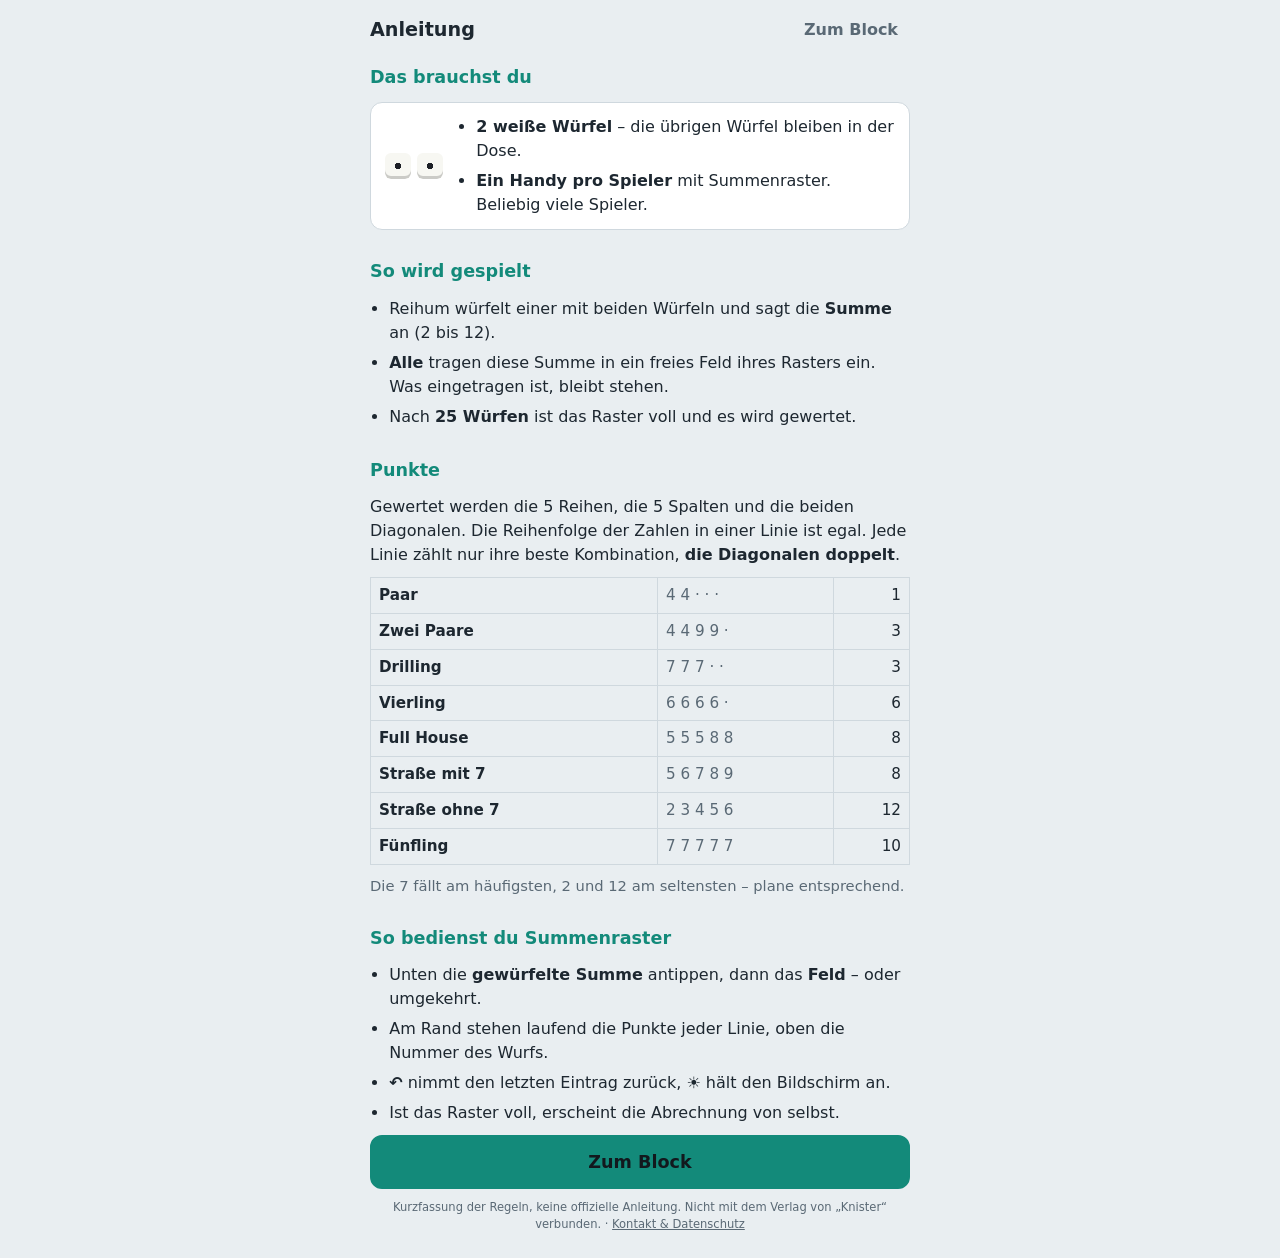
<file: summenraster/anleitung.html>
<!DOCTYPE html>
<html lang="de">
<head>
<meta charset="utf-8">
<meta name="viewport" content="width=device-width, initial-scale=1, viewport-fit=cover">
<meta name="robots" content="noindex, nofollow">
<title>Anleitung – Summenraster</title>
<meta name="theme-color" content="#1d2730">
<link rel="manifest" href="../manifest.webmanifest">
<link rel="icon" href="icons/icon-192.png" sizes="192x192">
<link rel="stylesheet" href="css/style.css">
</head>
<body>

<header class="bar">
  <h1>Anleitung</h1>
  <div class="bar-actions"><a class="btn btn-ghost" href="./">Zum Block</a></div>
</header>

<main class="view guide">

  <h2 class="sec sec-first">Das brauchst du</h2>
  <div class="kit">
    <div class="kit-dice" aria-hidden="true"><span class="kd"></span><span class="kd"></span></div>
    <ul class="rules">
      <li><strong>2 weiße Würfel</strong> – die übrigen Würfel bleiben in der Dose.</li>
      <li><strong>Ein Handy pro Spieler</strong> mit Summenraster. Beliebig viele Spieler.</li>
    </ul>
  </div>

  <h2 class="sec">So wird gespielt</h2>
  <ul class="rules">
    <li>Reihum würfelt einer mit beiden Würfeln und sagt die <strong>Summe</strong> an (2 bis 12).</li>
    <li><strong>Alle</strong> tragen diese Summe in ein freies Feld ihres Rasters ein.
      Was eingetragen ist, bleibt stehen.</li>
    <li>Nach <strong>25 Würfen</strong> ist das Raster voll und es wird gewertet.</li>
  </ul>

  <h2 class="sec">Punkte</h2>
  <p>Gewertet werden die 5 Reihen, die 5 Spalten und die beiden Diagonalen. Die
    Reihenfolge der Zahlen in einer Linie ist egal. Jede Linie zählt nur ihre
    beste Kombination, <strong>die Diagonalen doppelt</strong>.</p>
  <table class="map">
    <tr><th>Paar</th><td class="ex">4 4 · · ·</td><td>1</td></tr>
    <tr><th>Zwei Paare</th><td class="ex">4 4 9 9 ·</td><td>3</td></tr>
    <tr><th>Drilling</th><td class="ex">7 7 7 · ·</td><td>3</td></tr>
    <tr><th>Vierling</th><td class="ex">6 6 6 6 ·</td><td>6</td></tr>
    <tr><th>Full House</th><td class="ex">5 5 5 8 8</td><td>8</td></tr>
    <tr><th>Straße mit 7</th><td class="ex">5 6 7 8 9</td><td>8</td></tr>
    <tr><th>Straße ohne 7</th><td class="ex">2 3 4 5 6</td><td>12</td></tr>
    <tr><th>Fünfling</th><td class="ex">7 7 7 7 7</td><td>10</td></tr>
  </table>
  <p class="note">Die 7 fällt am häufigsten, 2 und 12 am seltensten – plane
    entsprechend.</p>

  <h2 class="sec">So bedienst du Summenraster</h2>
  <ul class="rules">
    <li>Unten die <strong>gewürfelte Summe</strong> antippen, dann das
      <strong>Feld</strong> – oder umgekehrt.</li>
    <li>Am Rand stehen laufend die Punkte jeder Linie, oben die Nummer des Wurfs.</li>
    <li><strong>↶</strong> nimmt den letzten Eintrag zurück, <strong>☀</strong>
      hält den Bildschirm an.</li>
    <li>Ist das Raster voll, erscheint die Abrechnung von selbst.</li>
  </ul>

  <a class="btn btn-primary btn-big" href="./">Zum Block</a>

  <p class="footer-note">Kurzfassung der Regeln, keine offizielle Anleitung. Nicht
    mit dem Verlag von „Knister“ verbunden.
    · <a href="../kontakt.html">Kontakt &amp; Datenschutz</a></p>
</main>
</body>
</html>
</file>
<file: site.css>
/* Gemeinsame Gestaltung für Übersicht und Kontaktseite: Spieltisch mit Filz.
   Die Spiele bringen ihr eigenes CSS mit. */

:root {
  --felt: #1d5a45;
  --felt-dark: #154535;
  --card: #fbfaf6;
  --card-text: #1b2420;
  --card-muted: #5f6b66;
  --text: #f2f6f3;
  --muted: #b9d0c5;
  --gold: #f2c14e;
  --shadow: 0 2px 0 rgb(0 0 0 / .08), 0 10px 24px rgb(0 0 0 / .28);
  color-scheme: dark;
}

@media (prefers-color-scheme: light) {
  :root {
    --felt: #2b7a5c;
    --felt-dark: #226a4f;
    --muted: #d6e9df;
    --shadow: 0 2px 0 rgb(0 0 0 / .06), 0 8px 18px rgb(0 0 0 / .2);
  }
}

* { box-sizing: border-box; }

html { background: var(--felt-dark); }

body {
  margin: 0;
  min-height: 100dvh;
  color: var(--text);
  font: 17px/1.55 system-ui, -apple-system, "Segoe UI", Roboto, sans-serif;
  /* Filz: weiche Lichtmitte, feine Körnung aus zwei Verläufen */
  background:
    radial-gradient(120% 80% at 50% 0%, rgb(255 255 255 / .10), transparent 60%),
    repeating-linear-gradient(45deg, rgb(0 0 0 / .035) 0 2px, transparent 2px 4px),
    repeating-linear-gradient(-45deg, rgb(255 255 255 / .025) 0 2px, transparent 2px 4px),
    var(--felt);
  background-attachment: fixed;
}

main {
  max-width: 560px;
  margin: 0 auto;
  padding: calc(20px + env(safe-area-inset-top, 0px)) 16px calc(28px + env(safe-area-inset-bottom, 0px));
}

a { color: var(--muted); }

/* ------------------------------------------------ Kopf */

.brand { display: flex; align-items: center; gap: 14px; margin: 8px 0 24px; }
.brand svg { flex: none; filter: drop-shadow(0 6px 10px rgb(0 0 0 / .3)); }
.brand h1 { margin: 0; font-size: 2rem; line-height: 1.1; letter-spacing: .01em; }
.brand p { margin: 2px 0 0; color: var(--muted); font-size: .95rem; }

/* ------------------------------------------------ Spielkarten */

.games { list-style: none; margin: 0; padding: 0; display: grid; gap: 14px; }
/* „Mehr Spiele“: kniffligere Spiele erst nach dem Einschalten zeigen */
body:not(.show-more) .games .more { display: none; }

.more-switch {
  display: flex;
  align-items: center;
  gap: 12px;
  margin: 16px 2px 0;
  color: var(--text);
  font-weight: 700;
  cursor: pointer;
  -webkit-tap-highlight-color: transparent;
}
.more-switch small { color: var(--muted); font-weight: 400; }
.more-switch input { position: absolute; opacity: 0; width: 1px; height: 1px; }
.more-switch .track {
  flex: none;
  width: 50px; height: 30px;
  border-radius: 15px;
  background: var(--felt-dark);
  box-shadow: inset 0 0 0 2px rgb(255 255 255 / .25);
  position: relative;
  transition: background .2s;
}
.more-switch .track::after {
  content: "";
  position: absolute;
  top: 4px; left: 4px;
  width: 22px; height: 22px;
  border-radius: 50%;
  background: var(--card);
  transition: transform .2s;
}
.more-switch input:checked + .track { background: var(--gold); box-shadow: none; }
.more-switch input:checked + .track::after { transform: translateX(20px); }
.more-switch input:focus-visible + .track { outline: 2px solid var(--gold); outline-offset: 2px; }
.games a {
  position: relative;
  display: flex;
  align-items: center;
  gap: 14px;
  padding: 14px 40px 14px 14px;
  border-radius: 16px;
  background: var(--card);
  color: var(--card-text);
  text-decoration: none;
  box-shadow: var(--shadow);
  transition: transform .12s ease;
}
.games a::after {
  content: "›";
  position: absolute;
  right: 16px;
  top: 50%;
  transform: translateY(-52%);
  font-size: 1.8rem;
  color: var(--card-muted);
}
.games a:hover { transform: translateY(-2px); }
.games a:active { transform: scale(.985); }
.games a:focus-visible { outline: 3px solid var(--gold); outline-offset: 3px; }
.games img { border-radius: 14px; flex: none; box-shadow: 0 2px 6px rgb(0 0 0 / .18); }
.games strong { display: block; font-size: 1.12rem; }
.games span { display: block; color: var(--card-muted); font-size: .9rem; line-height: 1.35; }

/* ------------------------------------------------ Spielmaterial */

.material { margin-top: 28px; }
.material h2 { margin: 0 0 4px; font-size: 1.3rem; }
.material-intro { margin: 0 0 12px; color: var(--muted); font-size: .92rem; line-height: 1.45; }
.pack {
  background: var(--card);
  color: var(--card-text);
  border-radius: 16px;
  padding: 14px 16px;
  box-shadow: var(--shadow);
}
.pack-head { margin: 0 0 8px; font-weight: 800; font-size: 1.05rem; }
.pack-list { list-style: none; margin: 0; padding: 0; display: grid; gap: 8px; }
.pack-list li { display: flex; align-items: center; gap: 10px; }
.pack-optional { margin: 10px 0 0; font-size: .85rem; color: var(--card-muted); }
.dice-row { display: inline-flex; gap: 4px; min-width: 52px; }
.die {
  width: 22px; height: 22px;
  border-radius: 5px;
  box-shadow: inset 0 -3px 0 rgb(0 0 0 / .18), 0 1px 3px rgb(0 0 0 / .3);
  background-image: radial-gradient(circle, var(--pip, #1b2420) 0 3px, transparent 3.5px);
  flex: none;
}
.die-white { background-color: #f4f2ea; outline: 1px solid #d8d4c6; outline-offset: -1px; }
.die-red { background-color: #d6322f; --pip: #fff; }
.die-yellow { background-color: #e9b81c; }
.die-green { background-color: #2f9e4f; --pip: #fff; }
.die-blue { background-color: #2f6fb5; --pip: #fff; }
.die-orange { background-color: #ef8a1f; }
.die-purple { background-color: #7d4cc2; --pip: #fff; }
.die-nochmal { background: conic-gradient(#3aa655 0 20%, #f2c230 0 40%, #3a7bd5 0 60%, #e0453a 0 80%, #f08a24 0); }

.per-game { list-style: none; margin: 12px 0 0; padding: 0; display: grid; gap: 8px; }
.per-game li { font-size: .88rem; line-height: 1.4; color: var(--muted); }
.per-game strong { color: var(--text); margin-right: 6px; }

/* ------------------------------------------------ Teilen */

.share {
  appearance: none;
  display: flex;
  align-items: center;
  justify-content: center;
  gap: 8px;
  width: 100%;
  margin-top: 22px;
  min-height: 50px;
  padding: 10px 16px;
  border-radius: 999px;
  border: 0;
  background: var(--gold);
  color: #2a2208;
  font: inherit;
  font-weight: 700;
  cursor: pointer;
  touch-action: manipulation;
  box-shadow: 0 6px 16px rgb(0 0 0 / .25);
}
.share:active { transform: scale(.98); }
.share:focus-visible { outline: 3px solid var(--card); outline-offset: 3px; }
.share-msg { margin: 10px 0 0; text-align: center; font-size: .85rem; color: var(--muted); word-break: break-all; }
.share-msg[hidden] { display: none; }

.install {
  appearance: none;
  display: block;
  width: 100%;
  margin-top: 12px;
  min-height: 46px;
  border-radius: 999px;
  border: 2px solid rgb(255 255 255 / .55);
  background: transparent;
  color: var(--text);
  font: inherit;
  font-weight: 600;
  cursor: pointer;
}
.install[hidden] { display: none; }

footer { margin-top: 36px; text-align: center; font-size: .8rem; }

/* ------------------------------------------------ Kontaktseite */

.paper {
  background: var(--card);
  color: var(--card-text);
  border-radius: 16px;
  padding: 18px 18px 14px;
  box-shadow: var(--shadow);
}
.paper a { color: #1d5a45; }
.paper h1 { font-size: 1.6rem; margin: 0 0 6px; }
.paper h2 { font-size: 1.15rem; margin: 22px 0 6px; color: #1d5a45; }
.paper h3 { font-size: 1rem; margin: 16px 0 4px; }
.paper p { margin: 0 0 8px; }
.back { display: inline-block; margin-bottom: 12px; text-decoration: none; font-weight: 600; color: var(--text); }
.small { font-size: .8rem; color: var(--card-muted); }
</file>
<file: farbkreuz/css/style.css>
/* Farbkreuz – Hochformat: Spalten als Zeilen, Querformat: wie auf dem Papier. */

:root {
  --bg: #20232b;
  --panel: #2a2e38;
  --line: #3d4250;
  --text: #f1f3f6;
  --muted: #a6adbb;
  --accent: #f2c230;
  --g: #3aa655;
  --y: #f2c230;
  --b: #3a7bd5;
  --r: #e0453a;
  --o: #f08a24;
  --cross: #15171c;
  --safe-b: env(safe-area-inset-bottom, 0px);
  --safe-t: env(safe-area-inset-top, 0px);
  color-scheme: dark;
}

@media (prefers-color-scheme: light) {
  :root {
    --bg: #eef0f4;
    --panel: #ffffff;
    --line: #d5d9e0;
    --text: #1c1f26;
    --muted: #5b6270;
    --accent: #b8860b;
    color-scheme: light;
  }
}

* { box-sizing: border-box; }
html, body { overflow-x: clip; }

body {
  margin: 0;
  background: var(--bg);
  color: var(--text);
  font: 16px/1.4 system-ui, -apple-system, "Segoe UI", Roboto, sans-serif;
  -webkit-tap-highlight-color: transparent;
  min-height: 100dvh;
}

/* ------------------------------------------------ Kopf */

.bar {
  display: flex;
  align-items: center;
  justify-content: space-between;
  padding: calc(8px + var(--safe-t)) 10px 4px;
  max-width: 1000px;
  margin: 0 auto;
}
.bar h1 { margin: 0; font-size: 1.2rem; }
.bar-actions { display: flex; gap: 2px; }

.view {
  max-width: 1000px;
  margin: 0 auto;
  padding: 6px 10px calc(110px + var(--safe-b));
  display: flex;
  flex-direction: column;
  gap: 12px;
}

/* ------------------------------------------------ Buttons */

.btn {
  appearance: none;
  border: 2px solid var(--line);
  background: var(--panel);
  color: var(--text);
  font: inherit;
  font-weight: 600;
  border-radius: 12px;
  padding: 10px 14px;
  min-height: 44px;
  cursor: pointer;
  touch-action: manipulation;
  display: inline-flex;
  align-items: center;
  justify-content: center;
  text-decoration: none;
}
.btn:active { transform: scale(.97); }
.btn:disabled { opacity: .35; pointer-events: none; }
.btn-ghost { background: transparent; border-color: transparent; color: var(--muted); padding: 4px 10px; }
.btn-primary { background: var(--accent); border-color: var(--accent); color: #1c1f26; }
.btn-big { width: 100%; min-height: 54px; font-size: 1.1rem; }
#btnUndo, #btnWake { font-size: 1.3rem; }
#btnHelp { font-size: 1.15rem; font-weight: 800; }
#btnWake.active { color: var(--accent); text-shadow: 0 0 10px color-mix(in srgb, var(--accent) 70%, transparent); }

/* ------------------------------------------------ Spielfeld */

.board-wrap { overflow-x: auto; }

/* Hochformat (Standard): 15 Spalten A–O untereinander, je 7 Felder nebeneinander */
.board {
  display: grid;
  grid-template-columns: 26px repeat(7, minmax(0, 1fr)) 40px;
  gap: 3px;
}
.board > * { grid-column: calc(var(--gy) + 1); grid-row: calc(var(--gx) + 1); }
/* die zwei Punktzeilen landen in einer gemeinsamen Spalte am Ende */
.board > .pts { grid-column: 9; }

.hd {
  display: grid;
  place-items: center;
  font-weight: 800;
  font-size: .9rem;
  color: var(--muted);
}
.hd.start { color: var(--accent); }

.cell {
  appearance: none;
  position: relative;
  border: 0;
  border-radius: 6px;
  aspect-ratio: 1;
  min-width: 0;
  padding: 0;
  cursor: pointer;
  touch-action: manipulation;
  background: var(--col);
  box-shadow: inset 0 -2px 0 rgb(0 0 0 / .18);
}
.c-g { --col: var(--g); }
.c-y { --col: var(--y); }
.c-b { --col: var(--b); }
.c-r { --col: var(--r); }
.c-o { --col: var(--o); }
.cell.start { outline: 2px solid color-mix(in srgb, var(--text) 55%, transparent); outline-offset: -2px; }

/* Stern */
.cell.star::after {
  content: "★";
  position: absolute;
  inset: 0;
  display: grid;
  place-items: center;
  color: rgb(255 255 255 / .92);
  font-size: clamp(.8rem, 4vw, 1.3rem);
  text-shadow: 0 1px 2px rgb(0 0 0 / .35);
}

/* Kreuz */
.cell.crossed::before {
  content: "";
  position: absolute;
  inset: 0;
  z-index: 1;
  background:
    linear-gradient(45deg, transparent 43%, var(--cross) 43% 57%, transparent 57%),
    linear-gradient(-45deg, transparent 43%, var(--cross) 43% 57%, transparent 57%);
  border-radius: inherit;
}
.cell.crossed { filter: saturate(.75) brightness(.9); }

/* im laufenden Zug angetippt */
.cell.pending { outline: 3px solid var(--text); outline-offset: -3px; }
.cell.pending::before {
  content: "";
  position: absolute;
  inset: 30%;
  z-index: 1;
  border-radius: 50%;
  background: var(--text);
  box-shadow: 0 0 0 2px rgb(0 0 0 / .35);
}

/* Spaltenpunkte: oben für den Ersten, unten für alle anderen */
.pts {
  appearance: none;
  border: 1px solid var(--line);
  border-radius: 6px;
  background: var(--panel);
  color: var(--text);
  font: inherit;
  font-size: .78rem;
  font-weight: 700;
  padding: 0;
  display: grid;
  grid-template-columns: 1fr 1fr;
  align-items: center;
  justify-items: center;
  cursor: pointer;
}
.pts .lo { color: var(--muted); }
.pts.other .hi { text-decoration: line-through 2px; opacity: .45; }
.pts.done { border-color: var(--accent); box-shadow: 0 0 0 1px var(--accent); }

/* Querformat oder breite Bildschirme: wie das Papier, 15 Spalten nebeneinander */
@media (orientation: landscape) and (min-width: 600px) {
  .board { grid-template-columns: repeat(15, minmax(0, 1fr)); grid-template-rows: auto; }
  .board > * { grid-column: calc(var(--gx) + 1); grid-row: calc(var(--gy) + 1); }
  .board > .pts { grid-column: calc(var(--gx) + 1); grid-row: 9; }
  .cell { aspect-ratio: auto; height: max(28px, calc((100dvh - 230px) / 7)); }
  .pts { grid-template-columns: 1fr; height: 34px; }
  .view { padding-bottom: calc(96px + var(--safe-b)); }
}

/* ------------------------------------------------ Farben und Joker */

.extras { display: grid; gap: 10px; }
@media (min-width: 700px) { .extras { grid-template-columns: 3fr 2fr; } }
.box {
  background: var(--panel);
  border: 1px solid var(--line);
  border-radius: 10px;
  padding: 8px 12px;
  display: grid;
  gap: 8px;
}
.label { font-weight: 600; }
.label small { color: var(--muted); font-weight: 400; }

.colors { display: grid; grid-template-columns: repeat(5, 1fr); gap: 6px; }
.bonus {
  appearance: none;
  border: 0;
  border-radius: 8px;
  background: var(--col);
  color: #15171c;
  font: inherit;
  font-weight: 800;
  padding: 6px 2px 4px;
  cursor: pointer;
  display: grid;
  grid-template-columns: 1fr 1fr;
  justify-items: center;
  box-shadow: inset 0 -2px 0 rgb(0 0 0 / .18);
}
.bonus small { grid-column: 1 / -1; font-size: .7rem; font-weight: 600; opacity: .8; }
.bonus.other .hi { text-decoration: line-through 2px; opacity: .45; }
.bonus.done { outline: 3px solid var(--text); outline-offset: 1px; }

.jokers { display: flex; gap: 6px; flex-wrap: wrap; }
.joker {
  width: 30px; height: 30px;
  border-radius: 50%;
  display: grid;
  place-items: center;
  font-weight: 900;
  border: 2px solid var(--line);
  color: var(--accent);
}
.joker.used { color: var(--muted); background: var(--line); text-decoration: line-through 2px; opacity: .6; }

.notice {
  margin: 0;
  padding: 10px 12px;
  border-radius: 10px;
  background: color-mix(in srgb, var(--accent) 22%, var(--panel));
  font-weight: 600;
  text-align: center;
}
.notice[hidden] { display: none; }

.legend { margin: 0; color: var(--muted); font-size: .8rem; line-height: 1.45; }
.footer-note { margin: 0; text-align: center; color: var(--muted); font-size: .72rem; }
.footer-note a { color: var(--muted); }

/* ------------------------------------------------ Zugleiste */

.turn {
  position: fixed;
  left: 0; right: 0; bottom: 0;
  z-index: 5;
  background: var(--panel);
  border-top: 2px solid var(--accent);
  padding: 10px 12px calc(10px + var(--safe-b));
  display: grid;
  gap: 8px;
  box-shadow: 0 -8px 24px rgb(0 0 0 / .35);
}
.turn[hidden] { display: none; }
.turn-top { display: flex; align-items: center; justify-content: space-between; gap: 8px; flex-wrap: wrap; }
.turn-jokers { display: flex; gap: 6px; }
.chip {
  appearance: none;
  border: 2px solid var(--line);
  background: transparent;
  color: var(--text);
  font: inherit;
  font-size: .85rem;
  font-weight: 600;
  border-radius: 999px;
  padding: 5px 10px;
  cursor: pointer;
}
.chip.on { background: var(--accent); border-color: var(--accent); color: #1c1f26; }
.turn-actions { display: grid; grid-template-columns: 1fr 2fr; gap: 8px; }
.turn-actions .btn { min-height: 48px; }

/* ------------------------------------------------ Dialoge, Toast */

.sheet {
  border: 1px solid var(--line);
  border-radius: 20px 20px 0 0;
  background: var(--panel);
  color: var(--text);
  padding: 18px 16px calc(18px + var(--safe-b));
  width: 100%;
  max-width: 560px;
  max-height: 90dvh;
  margin: auto auto 0;
}
.sheet::backdrop { background: rgb(0 0 0 / .55); }
.sheet form { display: flex; flex-direction: column; gap: 12px; }
.sheet h3 { margin: 0; font-size: 1.25rem; }
.sheet p { margin: 0; color: var(--muted); }
.score-table { width: 100%; border-collapse: collapse; font-size: 1.05rem; }
.score-table th { text-align: left; padding: 8px 6px; font-weight: 600; }
.score-table td { text-align: right; padding: 8px 6px; font-variant-numeric: tabular-nums; }
.score-table tr { border-bottom: 1px solid var(--line); }
.sc-total { font-size: 1.35rem; font-weight: 800; border-bottom: 0 !important; }
.sc-total td { color: var(--accent); }

.toast {
  position: fixed;
  left: 50%;
  bottom: calc(130px + var(--safe-b));
  transform: translateX(-50%);
  width: min(92vw, 520px);
  background: var(--text);
  color: var(--bg);
  border-radius: 12px;
  padding: 10px 14px;
  display: flex;
  align-items: center;
  justify-content: space-between;
  gap: 10px;
  box-shadow: 0 8px 24px rgb(0 0 0 / .4);
  z-index: 10;
}
.toast[hidden] { display: none; }
.toast .btn { color: var(--accent); min-height: 36px; padding: 4px 8px; }

/* ------------------------------------------------ Spielfeldwahl */

.board-name { margin: 0; font-size: .85rem; color: var(--muted); }
.board-name strong { color: var(--text); }
.choose-board { border: 0; margin: 0; padding: 0; display: grid; grid-template-columns: 1fr 1fr; gap: 6px; }
.choose-board legend { font-weight: 600; margin-bottom: 6px; padding: 0; }
.choose-board legend small { color: var(--muted); font-weight: 400; }
.choose-board input { position: absolute; opacity: 0; }
.choose-board span {
  display: block; padding: 10px 12px; border: 2px solid var(--line); border-radius: 10px;
  font-weight: 700; cursor: pointer; height: 100%;
}
.choose-board span small { display: block; font-weight: 400; color: var(--muted); font-size: .78rem; }
.choose-board input:checked + span { border-color: var(--accent); background: color-mix(in srgb, var(--accent) 18%, var(--panel)); }
.choose-board input:focus-visible + span { outline: 2px solid var(--text); }

/* ------------------------------------------------ Anleitung */

.guide { gap: 10px; line-height: 1.5; padding-bottom: calc(24px + var(--safe-b)); max-width: 640px; }
.guide p { margin: 0; }
.guide .sec { font-size: 1.1rem; margin: 18px 0 2px; color: var(--accent); }
.guide .sec-first { margin-top: 4px; }
.guide .lead { font-size: 1.02rem; }
.guide .note { font-size: .92rem; color: var(--muted); }
.rules { margin: 0; padding-left: 1.2em; display: grid; gap: 6px; }
.steps { list-style: none; margin: 4px 0 0; padding: 0; display: grid; gap: 10px; }
.step {
  background: var(--panel);
  border: 1px solid var(--line);
  border-radius: 12px;
  padding: 12px 14px;
  display: grid;
  gap: 6px;
}
.step-head { display: flex; align-items: center; gap: 10px; flex-wrap: wrap; }
.step-head h2 { margin: 0; font-size: 1.1rem; flex: 1; min-width: 8em; }
.step-no {
  width: 30px; height: 30px; border-radius: 50%;
  display: grid; place-items: center; font-weight: 800;
  background: var(--accent); color: #1c1f26; flex: none;
}
.who { font-size: .78rem; font-weight: 700; padding: 3px 9px; border-radius: 999px; white-space: nowrap; }
.who-all { background: color-mix(in srgb, var(--g) 30%, var(--panel)); }
.who-active { background: color-mix(in srgb, var(--r) 32%, var(--panel)); }
.example { font-size: .9rem; color: var(--muted); border-top: 1px dashed var(--line); padding-top: 6px; }
.map { width: 100%; border-collapse: collapse; font-size: .92rem; }
.map th, .map td { border: 1px solid var(--line); padding: 6px; text-align: center; }
.map th { color: var(--muted); font-weight: 600; }
.sw { display: inline-block; width: 14px; height: 14px; border-radius: 4px; background: var(--col); vertical-align: -2px; }
.kit { display: flex; align-items: center; gap: 14px; background: var(--panel); border: 1px solid var(--line); border-radius: 12px; padding: 12px 14px; }
.kit-dice { display: grid; grid-template-columns: repeat(3, 24px); gap: 6px; flex: none; }
.kd { width: 24px; height: 24px; border-radius: 6px; box-shadow: inset 0 -3px 0 rgb(0 0 0 / .18);
  background-image: radial-gradient(circle, var(--pip, #1c1f26) 0 3px, transparent 3.5px); }
.kd-white { background-color: #f7f7f2; }
.kd-red { background-color: #d6322f; --pip: #fff; }
.kd-yellow { background-color: #e9b81c; }
.kd-green { background-color: #2f9e4f; --pip: #fff; }
.kd-blue { background-color: #2f6fb5; --pip: #fff; }
</file>
<file: kreuzblock/css/style.css>
/* Kreuzblock – mobile first, Hoch- und Querformat. */

:root {
  --bg: #1c1f26;
  --panel: #262a33;
  --line: #3a3f4b;
  --text: #f1f3f6;
  --muted: #a3aab8;
  --accent: #f2c230;
  --red: #d6322f;
  --yellow: #e9b81c;
  --green: #2f9e4f;
  --blue: #2f6fb5;
  --cell: #ffffff;
  --cross: #14161b;
  --safe-b: env(safe-area-inset-bottom, 0px);
  --safe-t: env(safe-area-inset-top, 0px);
  color-scheme: dark;
}

@media (prefers-color-scheme: light) {
  :root {
    --bg: #eef0f4;
    --panel: #ffffff;
    --line: #d5d9e0;
    --text: #1c1f26;
    --muted: #5b6270;
    --accent: #b8860b;
    color-scheme: light;
  }
}

* { box-sizing: border-box; }
/* clip statt hidden: verhindert Querscrollen, ohne body zum Scroll-Container zu machen */
html, body { overflow-x: clip; }

body {
  margin: 0;
  background: var(--bg);
  color: var(--text);
  font: 16px/1.4 system-ui, -apple-system, "Segoe UI", Roboto, sans-serif;
  -webkit-tap-highlight-color: transparent;
  overscroll-behavior: none;
  display: flex;
  flex-direction: column;
  min-height: 100dvh;
}

/* ------------------------------------------------ Kopf & Navigation */

.bar {
  display: flex;
  align-items: center;
  justify-content: space-between;
  padding: calc(8px + var(--safe-t)) 12px 4px;
  max-width: 900px;
  width: 100%;
  margin: 0 auto;
}
.bar h1 { margin: 0; font-size: 1.25rem; }
.bar-actions { display: flex; gap: 4px; }

.view {
  flex: 1;
  width: 100%;
  max-width: 900px;
  margin: 0 auto;
  padding: 8px 10px calc(16px + var(--safe-b));
  display: flex;
  flex-direction: column;
  gap: 12px;
}
.view[hidden] { display: none; }

/* ------------------------------------------------ Buttons */

.btn {
  appearance: none;
  border: 2px solid var(--line);
  background: var(--panel);
  color: var(--text);
  font: inherit;
  font-weight: 600;
  border-radius: 12px;
  padding: 10px 14px;
  min-height: 44px;
  cursor: pointer;
  touch-action: manipulation;
}
.btn:active { transform: scale(.97); }
.btn:disabled { opacity: .35; pointer-events: none; }
.btn-ghost { background: transparent; border-color: transparent; color: var(--muted); }
#btnUndo { font-size: 1.4rem; padding: 4px 12px; }
.btn-primary { background: var(--accent); border-color: var(--accent); color: #1c1f26; }
.btn-big { width: 100%; min-height: 54px; font-size: 1.1rem; }

/* ------------------------------------------------ Reihen */

.rows { display: flex; flex-direction: column; gap: 8px; }

.row {
  display: grid;
  grid-template-columns: repeat(12, minmax(0, 1fr));
  gap: 3px;
  padding: 4px;
  border-radius: 10px;
  background: var(--c);
}
.row-red { --c: var(--red); }
.row-yellow { --c: var(--yellow); }
.row-green { --c: var(--green); }
.row-blue { --c: var(--blue); }

.cell {
  appearance: none;
  position: relative;
  border: 0;
  border-radius: 6px;
  background: color-mix(in srgb, var(--c) 18%, var(--cell));
  color: var(--c);
  font: inherit;
  font-weight: 800;
  font-size: clamp(.95rem, 4.2vw, 1.5rem);
  min-width: 0;
  height: clamp(44px, 12vw, 72px);
  padding: 0;
  cursor: pointer;
  touch-action: manipulation;
  display: grid;
  place-items: center;
  font-variant-numeric: tabular-nums;
}
.row-yellow .cell { color: #9a7400; }

/* Block „Farben gemischt“: jedes Feld trägt seine eigene Farbe */
.row-mixed { background: color-mix(in srgb, var(--c) 35%, var(--line)); }
.cell-red { --c: var(--red); }
.cell-yellow { --c: var(--yellow); }
.cell-green { --c: var(--green); }
.cell-blue { --c: var(--blue); }
.row-mixed .cell { background: var(--c); color: #fff; }
.row-mixed .cell-yellow { color: #5c4500; }
.row-mixed .cell-lock { background: var(--c); }
.cell-last { outline: 2px dashed color-mix(in srgb, var(--c) 60%, #fff); outline-offset: -4px; }
.cell-lock {
  border-radius: 50%;
  aspect-ratio: 1;
  height: auto;
  align-self: center;
  background: color-mix(in srgb, var(--c) 35%, var(--cell));
  font-size: clamp(.8rem, 3.4vw, 1.2rem);
}

/* Kreuz als zwei gekreuzte Balken */
.cell.crossed::before, .cell.crossed::after {
  content: "";
  position: absolute;
  left: 12%; right: 12%;
  top: 50%;
  height: 12%;
  min-height: 4px;
  border-radius: 3px;
  background: var(--cross);
  transform: translateY(-50%) rotate(45deg);
}
.cell.crossed::after { transform: translateY(-50%) rotate(-45deg); }
.cell.crossed .num { opacity: .55; }

.cell.dead { opacity: .35; }
.cell.blocked .num { opacity: .5; }
.cell.closed { opacity: 1; box-shadow: inset 0 0 0 3px var(--cross); }
.row { position: relative; }
.row.locked { filter: saturate(.55); }
.row.locked .cell.crossed { filter: none; }
/* Von Mitspieler gesperrt: gestreift und beschriftet */
.row.locked-other::after {
  content: "🔒 gesperrt";
  position: absolute;
  inset: 0;
  border-radius: 10px;
  display: grid;
  place-items: center;
  font-weight: 800;
  font-size: clamp(.9rem, 4vw, 1.3rem);
  letter-spacing: .04em;
  color: #fff;
  text-shadow: 0 1px 3px rgb(0 0 0 / .6);
  background: repeating-linear-gradient(135deg, rgb(0 0 0 / .32) 0 10px, rgb(0 0 0 / .12) 10px 20px);
  pointer-events: none;
}

#btnWake { font-size: 1.3rem; padding: 4px 10px; }
#btnWake.active { color: var(--accent); text-shadow: 0 0 10px color-mix(in srgb, var(--accent) 70%, transparent); }

/* ------------------------------------------------ Fehlwürfe */

.penalties {
  display: flex;
  align-items: center;
  justify-content: space-between;
  gap: 12px;
  background: var(--panel);
  border: 1px solid var(--line);
  border-radius: 10px;
  padding: 8px 12px;
}
.label { font-weight: 600; }
.label small { color: var(--muted); font-weight: 400; }
.penalty-boxes { display: flex; gap: 8px; }
.penalty {
  appearance: none;
  position: relative;
  width: 44px; height: 44px;
  border-radius: 8px;
  border: 2px solid var(--line);
  background: var(--bg);
  cursor: pointer;
  --cross: var(--text);
}
.penalty.crossed::before, .penalty.crossed::after {
  content: "";
  position: absolute;
  left: 15%; right: 15%;
  top: 50%;
  height: 5px;
  border-radius: 3px;
  background: var(--red);
  transform: translateY(-50%) rotate(45deg);
}
.penalty.crossed::after { transform: translateY(-50%) rotate(-45deg); }

.notice {
  margin: 0;
  padding: 10px 12px;
  border-radius: 10px;
  background: color-mix(in srgb, var(--accent) 22%, var(--panel));
  font-weight: 600;
  text-align: center;
}
.notice[hidden] { display: none; }

.footer-note { margin: auto 0 0; text-align: center; color: var(--muted); font-size: .72rem; }
.footer-note a { color: var(--muted); }

/* ------------------------------------------------ Anleitung */

a.btn { display: inline-flex; align-items: center; justify-content: center; text-decoration: none; }
#btnHelp { font-size: 1.15rem; font-weight: 800; padding: 4px 12px; }

.guide { gap: 10px; line-height: 1.5; padding-bottom: calc(24px + var(--safe-b)); }
.guide .lead { margin: 4px 0 2px; font-size: 1.05rem; }
.guide p { margin: 0; }
.guide .sec { font-size: 1.1rem; margin: 18px 0 2px; color: var(--accent); }

.guide .sec-first { margin-top: 4px; }
.kit {
  display: flex;
  align-items: center;
  gap: 14px;
  background: var(--panel);
  border: 1px solid var(--line);
  border-radius: 12px;
  padding: 12px 14px;
}
.kit-dice { display: grid; grid-template-columns: repeat(2, 26px); gap: 6px; flex: none; }
.kd {
  width: 26px; height: 26px;
  border-radius: 6px;
  box-shadow: inset 0 -3px 0 rgb(0 0 0 / .18), 0 2px 4px rgb(0 0 0 / .25);
  /* ein Auge in der Mitte, damit es nach Würfel aussieht */
  background-image: radial-gradient(circle, var(--pip, #1c1f26) 0 3.5px, transparent 4px);
}
.kd-white { background-color: #f7f7f2; }
.kd-red { background-color: var(--red); --pip: #fff; }
.kd-yellow { background-color: var(--yellow); }
.kd-green { background-color: var(--green); --pip: #fff; }
.kd-blue { background-color: var(--blue); --pip: #fff; }

.steps { list-style: none; margin: 4px 0 0; padding: 0; display: grid; gap: 10px; }
.step {
  background: var(--panel);
  border: 1px solid var(--line);
  border-left: 6px solid var(--step, var(--line));
  border-radius: 12px;
  padding: 12px 14px;
  display: grid;
  gap: 6px;
}
.step:nth-child(1) { --step: #f7f7f2; }
.step:nth-child(2) { --step: var(--red); }
.step:nth-child(3) { --step: var(--muted); }
.step-head { display: flex; align-items: center; gap: 10px; flex-wrap: wrap; }
.step-head h2 { margin: 0; font-size: 1.1rem; flex: 1; min-width: 8em; }
.step-no {
  width: 30px; height: 30px;
  border-radius: 50%;
  display: grid; place-items: center;
  font-weight: 800;
  background: var(--accent);
  color: #1c1f26;
  flex: none;
}
.who { font-size: .78rem; font-weight: 700; padding: 3px 9px; border-radius: 999px; white-space: nowrap; }
.who-all { background: color-mix(in srgb, var(--green) 30%, var(--panel)); color: var(--text); }
.who-active { background: color-mix(in srgb, var(--red) 32%, var(--panel)); color: var(--text); }
.example {
  font-size: .9rem;
  color: var(--muted);
  border-top: 1px dashed var(--line);
  padding-top: 6px;
}
.note { font-size: .95rem; color: var(--muted); }

.rules { margin: 0; padding-left: 1.2em; display: grid; gap: 6px; }

.points { width: 100%; border-collapse: collapse; font-variant-numeric: tabular-nums; margin-top: 6px; }
.points th, .points td { border: 1px solid var(--line); padding: 6px 4px; text-align: center; }
.points th { text-align: left; font-weight: 600; color: var(--muted); width: 5.5em; }
.points tr:nth-child(even) td { font-weight: 800; }

/* ------------------------------------------------ Dialoge */

.sheet {
  border: 1px solid var(--line);
  border-radius: 20px 20px 0 0;
  background: var(--panel);
  color: var(--text);
  padding: 18px 16px calc(18px + var(--safe-b));
  width: 100%;
  max-width: 560px;
  max-height: 90dvh;
  margin: auto auto 0;
}
.sheet::backdrop { background: rgb(0 0 0 / .55); }
.sheet form { display: flex; flex-direction: column; gap: 12px; }
.sheet h3 { margin: 0; font-size: 1.25rem; }
.sheet p { margin: 0; color: var(--muted); }

.score-table { width: 100%; border-collapse: collapse; font-size: 1.1rem; }
.score-table th { text-align: left; padding: 8px 6px; }
.score-table td { text-align: right; padding: 8px 6px; font-variant-numeric: tabular-nums; }
.score-table tr { border-bottom: 1px solid var(--line); }
.score-table tr th { border-left: 6px solid transparent; }
.sc-red th { border-left-color: var(--red) !important; }
.sc-yellow th { border-left-color: var(--yellow) !important; }
.sc-green th { border-left-color: var(--green) !important; }
.sc-blue th { border-left-color: var(--blue) !important; }
.sc-total { font-size: 1.4rem; font-weight: 800; border-bottom: 0 !important; }
.sc-total td:last-child { color: var(--accent); }

/* ------------------------------------------------ Toast */

.toast {
  position: fixed;
  left: 50%;
  bottom: calc(20px + var(--safe-b));
  transform: translateX(-50%);
  width: min(92vw, 520px);
  background: var(--text);
  color: var(--bg);
  border-radius: 12px;
  padding: 10px 14px;
  display: flex;
  align-items: center;
  justify-content: space-between;
  gap: 10px;
  box-shadow: 0 8px 24px rgb(0 0 0 / .4);
  z-index: 10;
}
.toast[hidden] { display: none; }
.toast .btn { color: var(--accent); min-height: 36px; padding: 4px 8px; }

/* Schmale Handys: Kopf und Fehlwürfe zusammenrücken */
@media (max-width: 380px) {
  .bar { padding-left: 8px; padding-right: 6px; }
  .bar h1 { font-size: 1.05rem; }
  .bar-actions { gap: 0; }
  .bar-actions .btn { padding-left: 8px; padding-right: 8px; min-width: 0; }
  .penalties { padding: 8px 10px; gap: 8px; }
  .penalty-boxes { gap: 6px; }
  .penalty { width: 38px; height: 38px; }
}

/* Querformat: Block nutzt die volle Breite */
@media (orientation: landscape) and (max-height: 520px) {
  .bar { padding-top: 4px; }
  .rows { gap: 5px; }
  .cell { height: max(32px, calc((100dvh - 200px) / 4)); }
  .cell-lock { height: auto; max-height: max(32px, calc((100dvh - 200px) / 4)); }
  .bar h1 { font-size: 1.05rem; }
  .view { gap: 8px; padding-top: 4px; }
  #viewBlock:not([hidden]) {
    display: grid;
    grid-template-columns: 1fr minmax(180px, 30%);
    align-content: start;
  }
  #viewBlock > .rows, #viewBlock > .notice, #viewBlock > .footer-note { grid-column: 1 / -1; }
  .penalties { padding: 4px 10px; }
  .penalty { width: 38px; height: 38px; }
  #btnScore { min-height: 0; height: 100%; }
  .footer-note { margin-top: 0; }
}

/* ------------------------------------------------ Blockwahl */

.sheet-name { margin: 0; font-size: .85rem; font-weight: 600; color: var(--muted); text-align: center; }
.choose-sheet { border: 0; margin: 0; padding: 0; display: grid; gap: 6px; }
.choose-sheet legend { font-weight: 600; margin-bottom: 6px; padding: 0; }
.choose-sheet input { position: absolute; opacity: 0; }
.choose-sheet span {
  display: block; padding: 10px 12px; border: 2px solid var(--line); border-radius: 10px;
  font-weight: 700; cursor: pointer;
}
.choose-sheet input:checked + span { border-color: var(--accent); background: color-mix(in srgb, var(--accent) 18%, var(--panel)); }
.choose-sheet input:focus-visible + span { outline: 2px solid var(--text); }
</file>
<file: neandertaler/css/style.css>
/* Neandertaler – mobile first, eine Hand, große Tippflächen. */

:root {
  --bg: #2a1d14;
  --bg-2: #3a2a1d;
  --panel: #45331f;
  --line: #5e4730;
  --text: #f6ead7;
  --muted: #c4ae8e;
  --card: #f3e3c3;
  --card-ink: #2a1d14;
  --card-line: #c9ad7d;
  --team0: #e8903a;
  --team1: #58b39b;
  --ok: #6fbf5a;
  --bad: #d9573f;
  --accent: var(--team0);
  --radius: 18px;
  --safe-b: env(safe-area-inset-bottom, 0px);
  --safe-t: env(safe-area-inset-top, 0px);
  color-scheme: dark;
}

@media (prefers-color-scheme: light) {
  :root {
    --bg: #efe2cb;
    --bg-2: #e5d3b5;
    --panel: #f8efdf;
    --line: #d1b98f;
    --text: #2a1d14;
    --muted: #6e5638;
    --card: #fffaf0;
    --card-line: #d9c29a;
    --team0: #c76a14;
    --team1: #2f8a73;
    --ok: #3e8f2c;
    --bad: #b8402b;
    color-scheme: light;
  }
}

body[data-team="1"] { --accent: var(--team1); }

* { box-sizing: border-box; }

html, body { height: 100%; }

body {
  margin: 0;
  background: var(--bg);
  color: var(--text);
  font: 17px/1.4 system-ui, -apple-system, "Segoe UI", Roboto, sans-serif;
  -webkit-tap-highlight-color: transparent;
  overscroll-behavior: none;
}

.view {
  min-height: 100dvh;
  max-width: 560px;
  margin: 0 auto;
  padding: calc(12px + var(--safe-t)) 16px calc(12px + var(--safe-b));
  display: flex;
  flex-direction: column;
  gap: 14px;
}
.view[hidden] { display: none; }

/* ------------------------------------------------ Buttons */

.btn {
  appearance: none;
  border: 2px solid var(--line);
  background: var(--panel);
  color: var(--text);
  font: inherit;
  font-weight: 600;
  border-radius: 14px;
  padding: 12px 16px;
  min-height: 48px;
  cursor: pointer;
  touch-action: manipulation;
  user-select: none;
  transition: transform .06s ease, filter .15s ease;
}
.btn:active { transform: scale(.97); }
.btn:disabled { opacity: .35; pointer-events: none; }
.btn small { display: block; font-size: .72em; font-weight: 500; opacity: .85; }

.btn-primary {
  background: var(--accent);
  border-color: var(--accent);
  color: #1d130b;
}
.btn-ghost { background: transparent; border-color: transparent; color: var(--muted); }
.btn-big { width: 100%; font-size: 1.15rem; min-height: 58px; }
.btn-huge { width: 100%; font-size: 1.4rem; min-height: 72px; margin-top: auto; }
.btn-round { width: 64px; height: 64px; border-radius: 50%; font-size: 1.3rem; }

/* ------------------------------------------------ Start */

.hero { text-align: center; padding-top: 12px; }
.hero-icon { border-radius: 22px; box-shadow: 0 6px 20px rgb(0 0 0 / .35); }
.hero h1 { margin: 10px 0 2px; font-size: 2.1rem; letter-spacing: .02em; }
.sub { margin: 0; color: var(--muted); }

.panel {
  background: var(--bg-2);
  border: 1px solid var(--line);
  border-radius: var(--radius);
  padding: 16px;
  display: flex;
  flex-direction: column;
  gap: 12px;
}

.field { display: flex; flex-direction: column; gap: 6px; border: 0; padding: 0; margin: 0; }
.field > span, .field > legend { font-size: .9rem; color: var(--muted); padding: 0; }
.field input:not([type=range]):not([type=radio]):not([type=checkbox]) {
  font: inherit;
  padding: 12px 14px;
  border-radius: 12px;
  border: 2px solid var(--line);
  background: var(--panel);
  color: var(--text);
  width: 100%;
}
.field input:focus { outline: 2px solid var(--accent); outline-offset: 1px; }
input[type=range] { width: 100%; accent-color: var(--accent); }

.deck-info { text-align: center; color: var(--muted); margin: 0; font-size: .9rem; }
.disclaimer { margin: auto 0 0; padding-top: 8px; text-align: center; color: var(--muted); font-size: .75rem; opacity: .8; }
.legal-links { margin: 0; text-align: center; font-size: .75rem; }
.legal-links a { color: var(--muted); }


/* ------------------------------------------------ Punktestand */

.scoreboard { display: grid; grid-template-columns: 1fr 1fr; gap: 10px; }

.team {
  appearance: none;
  font: inherit;
  color: var(--text);
  background: var(--bg-2);
  border: 3px solid transparent;
  border-radius: var(--radius);
  padding: 8px 10px;
  display: flex;
  flex-direction: column;
  align-items: center;
  cursor: pointer;
  opacity: .6;
  transition: opacity .2s, border-color .2s;
}
.team.active { opacity: 1; }
#score0.active { border-color: var(--team0); }
#score1.active { border-color: var(--team1); }
.team-name { font-size: .85rem; max-width: 100%; overflow: hidden; text-overflow: ellipsis; white-space: nowrap; }
.team-score { font-size: 2.2rem; font-weight: 800; line-height: 1.1; font-variant-numeric: tabular-nums; }
#score0 .team-score { color: var(--team0); }
#score1 .team-score { color: var(--team1); }

/* ------------------------------------------------ Timer */

.timer { display: flex; align-items: center; gap: 12px; }
.timer[hidden] { display: none; }
.timer-bar { flex: 1; height: 12px; background: var(--bg-2); border-radius: 6px; overflow: hidden; }
.timer-fill {
  height: 100%;
  background: var(--accent);
  transform-origin: left center;
  transition: transform .25s linear;
}
.timer-text { font-size: 1.6rem; font-weight: 800; font-variant-numeric: tabular-nums; min-width: 3.2em; text-align: right; }
.timer.urgent .timer-fill { background: var(--bad); }
.timer.urgent .timer-text { color: var(--bad); animation: pulse 1s steps(2) infinite; }
@keyframes pulse { 50% { opacity: .55; } }

/* ------------------------------------------------ Bühne */

.stage { flex: 1; display: flex; flex-direction: column; gap: 14px; text-align: center; }
.stage[hidden] { display: none; }
.turn-label { margin: 8px 0 0; color: var(--muted); text-transform: uppercase; letter-spacing: .12em; font-size: .8rem; }
.up-next { margin: 0; font-size: 1.8rem; color: var(--accent); }
.hint { color: var(--muted); margin: 0; }

/* ------------------------------------------------ Karte */

.card {
  position: relative;
  background: var(--card);
  color: var(--card-ink);
  border-radius: 22px;
  border: 3px solid var(--card-line);
  box-shadow: 0 10px 30px rgb(0 0 0 / .35);
  padding: 8px 18px 28px;
  display: flex;
  flex-direction: column;
  justify-content: center;
  min-height: 42dvh;
  text-align: left;
}
.card-row { display: flex; align-items: center; gap: 14px; padding: 18px 0; }
.card-one { border-bottom: 2px dashed var(--card-line); }
.pts {
  flex: none;
  width: 44px; height: 44px;
  border-radius: 50%;
  display: grid; place-items: center;
  font-weight: 800; font-size: 1.3rem;
  background: #7a5a36; color: #fff4df;
}
.card-three .pts { background: #b3431f; }
.word { font-size: clamp(1.6rem, 8.5vw, 2.4rem); font-weight: 800; line-height: 1.15; overflow-wrap: anywhere; hyphens: auto; }
.card-three .word { font-size: clamp(1.4rem, 7vw, 2.1rem); }
.card-cat { position: absolute; right: 16px; bottom: 8px; font-size: .75rem; opacity: .55; }

.card.got1 .card-one { opacity: .45; }
.card.got1 .card-one .pts { background: var(--ok); }
.card.got1 .card-three .word { color: #b3431f; }

/* ------------------------------------------------ Aktionen */

.actions { display: grid; grid-template-columns: 1fr 1fr; gap: 10px; margin-top: auto; }
.actions .btn { min-height: 76px; font-size: 1.45rem; font-weight: 800; }
.btn-ok { background: color-mix(in srgb, var(--ok) 25%, var(--panel)); border-color: var(--ok); }
.btn-three { background: color-mix(in srgb, var(--ok) 45%, var(--panel)); }
.btn-bonk { background: color-mix(in srgb, var(--bad) 35%, var(--panel)); border-color: var(--bad); }
.subactions { display: flex; justify-content: space-between; }

/* ------------------------------------------------ Zusammenfassung */

.turn-points { font-size: 1.3rem; font-weight: 700; margin: 0; }
.turn-points[data-sign="minus"] { color: var(--bad); }
.summary { list-style: none; margin: 0; padding: 0; text-align: left; overflow-y: auto; max-height: 45dvh; }
.summary li {
  display: grid;
  grid-template-columns: 3.2em 1fr auto;
  gap: 8px;
  align-items: center;
  padding: 10px 12px;
  border-bottom: 1px solid var(--line);
}
.summary .mark { font-weight: 800; }
.summary .ok .mark { color: var(--ok); }
.summary .bad .mark { color: var(--bad); }
.summary .p { font-variant-numeric: tabular-nums; font-weight: 700; }
.final { font-size: 1.3rem; margin: 0; }

/* ------------------------------------------------ Fußleiste */

.gamebar { display: flex; align-items: center; justify-content: space-between; }
.deck-left { color: var(--muted); font-size: .8rem; }

/* ------------------------------------------------ Dialoge */

.sheet {
  border: 1px solid var(--line);
  border-radius: 22px 22px 0 0;
  background: var(--bg-2);
  color: var(--text);
  padding: 18px 16px calc(18px + var(--safe-b));
  width: 100%;
  max-width: 560px;
  margin: auto auto 0;
  max-height: 90dvh;
}
.sheet::backdrop { background: rgb(0 0 0 / .55); }
.sheet form { display: flex; flex-direction: column; gap: 14px; }
.sheet h3 { margin: 0; font-size: 1.25rem; }

.adjust { display: flex; align-items: center; justify-content: center; gap: 24px; }
.adjust-value { font-size: 2.6rem; font-weight: 800; min-width: 2.5em; text-align: center; font-variant-numeric: tabular-nums; }

.radio { display: flex; align-items: center; gap: 10px; padding: 6px 0; }
.radio input { width: 22px; height: 22px; accent-color: var(--accent); }

.cats { display: flex; flex-wrap: wrap; gap: 6px; }
.chip input { position: absolute; opacity: 0; pointer-events: none; }
.chip span {
  display: inline-block;
  padding: 5px 10px;
  border-radius: 999px;
  border: 2px solid var(--line);
  font-size: .8rem;
  line-height: 1.3;
  color: var(--muted);
}
.chip input:checked + span { background: var(--accent); border-color: var(--accent); color: #1d130b; font-weight: 600; }
.chip input:focus-visible + span { outline: 2px solid var(--text); }
.small { font-size: .85rem; color: var(--muted); margin: -6px 0 0; }
.version { text-align: center; margin: 0; }

/* ------------------------------------------------ Toast */

.toast {
  position: fixed;
  left: 50%;
  bottom: calc(20px + var(--safe-b));
  transform: translateX(-50%);
  width: min(92vw, 520px);
  background: var(--text);
  color: var(--bg);
  border-radius: 14px;
  padding: 10px 14px;
  display: flex;
  align-items: center;
  justify-content: space-between;
  gap: 10px;
  box-shadow: 0 8px 24px rgb(0 0 0 / .4);
  z-index: 10;
}
.toast[hidden] { display: none; }
.toast .btn { color: var(--accent); min-height: 40px; padding: 6px 10px; }

@media (min-height: 800px) {
  .card { min-height: 46dvh; }
}
</file>
<file: ohne-x/css/style.css>
/* Ohne X – große Karte, große Knöpfe, Timer oben. */

:root {
  --bg: #1e1b33;
  --panel: #2a2645;
  --line: #433d68;
  --text: #f4f2fb;
  --muted: #aaa4c8;
  --accent: #ff4f9a;
  --ok: #2fb36b;
  --bad: #e5484d;
  --skip: #f0a32a;
  --ink: #17142a;
  --safe-b: env(safe-area-inset-bottom, 0px);
  --safe-t: env(safe-area-inset-top, 0px);
  color-scheme: dark;
}

@media (prefers-color-scheme: light) {
  :root {
    --bg: #f1eff8;
    --panel: #ffffff;
    --line: #d9d4ea;
    --text: #1e1b33;
    --muted: #5e5880;
    --accent: #d61f72;
    color-scheme: light;
  }
}

* { box-sizing: border-box; }
html, body { overflow-x: clip; }

body {
  margin: 0;
  background: var(--bg);
  color: var(--text);
  font: 16px/1.4 system-ui, -apple-system, "Segoe UI", Roboto, sans-serif;
  -webkit-tap-highlight-color: transparent;
  min-height: 100dvh;
}

/* ------------------------------------------------ Kopf */

.bar {
  display: flex;
  align-items: center;
  justify-content: space-between;
  padding: calc(8px + var(--safe-t)) 10px 4px;
  max-width: 560px;
  margin: 0 auto;
}
.bar h1 { margin: 0; font-size: 1.2rem; }
.bar-actions { display: flex; gap: 2px; }

.view {
  max-width: 560px;
  margin: 0 auto;
  padding: 6px 12px calc(24px + var(--safe-b));
  display: flex;
  flex-direction: column;
  gap: 14px;
}
.view[hidden] { display: none; }
.view.center { text-align: center; align-items: stretch; }

/* ------------------------------------------------ Buttons */

.btn {
  appearance: none;
  border: 2px solid var(--line);
  background: var(--panel);
  color: var(--text);
  font: inherit;
  font-weight: 700;
  border-radius: 14px;
  padding: 10px 14px;
  min-height: 46px;
  cursor: pointer;
  touch-action: manipulation;
  display: inline-flex;
  align-items: center;
  justify-content: center;
  text-decoration: none;
}
.btn:active { transform: scale(.97); }
.btn:disabled { opacity: .35; pointer-events: none; }
.btn[hidden] { display: none; }
.btn-ghost { background: transparent; border-color: transparent; color: var(--muted); padding: 4px 10px; }
.btn-primary { background: var(--accent); border-color: var(--accent); color: #fff; }
.btn-big { width: 100%; min-height: 56px; font-size: 1.15rem; }
.btn-huge { width: 100%; min-height: 96px; font-size: 1.6rem; border-radius: 20px; }
#btnWake { font-size: 1.3rem; }
#btnHelp { font-size: 1.15rem; font-weight: 800; }
#btnWake.active { color: var(--accent); text-shadow: 0 0 10px color-mix(in srgb, var(--accent) 70%, transparent); }

/* ------------------------------------------------ Start */

.intro { margin: 0; color: var(--muted); }
.intro strong { color: var(--text); }
.box {
  background: var(--panel);
  border: 1px solid var(--line);
  border-radius: 14px;
  padding: 12px;
  display: grid;
  gap: 12px;
}
.field { display: grid; gap: 6px; font-weight: 600; }
.field small { color: var(--muted); font-weight: 400; }
.field input {
  font: inherit;
  padding: 10px 12px;
  border-radius: 10px;
  border: 2px solid var(--line);
  background: var(--bg);
  color: var(--text);
}
.field input:focus { outline: none; border-color: var(--accent); }
.seg { display: grid; grid-template-columns: repeat(3, 1fr); gap: 6px; }
.seg button {
  appearance: none;
  font: inherit;
  font-weight: 700;
  padding: 9px;
  border-radius: 10px;
  border: 2px solid var(--line);
  background: transparent;
  color: var(--text);
  cursor: pointer;
}
.seg button.on { background: var(--accent); border-color: var(--accent); color: #fff; }
.check { display: flex; align-items: center; gap: 10px; font-weight: 600; }
.check input { width: 22px; height: 22px; accent-color: var(--accent); }

/* ------------------------------------------------ Punktestand */

.scoreline { display: grid; grid-template-columns: 1fr 1fr; gap: 8px; }
.sc {
  background: var(--panel);
  border: 2px solid var(--line);
  border-radius: 14px;
  padding: 8px 10px;
  display: grid;
  text-align: center;
  min-width: 0;
}
.sc span { color: var(--muted); font-weight: 600; font-size: .9rem; overflow: hidden; text-overflow: ellipsis; white-space: nowrap; }
.sc b { font-size: 1.8rem; line-height: 1.1; font-variant-numeric: tabular-nums; }
.sc.on { border-color: var(--accent); }
.scoreline.big .sc b { font-size: 2.6rem; }

.round-no { margin: 8px 0 0; color: var(--muted); font-weight: 600; }
.team-up { margin: 0; font-size: 1.9rem; }
.hint { margin: 0; color: var(--muted); font-size: .92rem; }
.count { margin: 0; font-size: 6rem; font-weight: 900; color: var(--accent); line-height: 1; }
.count[hidden] { display: none; }
.title { margin: 0; font-size: 1.25rem; }
.winner { margin: 0; font-size: 1.8rem; font-weight: 900; color: var(--accent); }

/* ------------------------------------------------ Runde */

.play { gap: 12px; }
.play-top { display: grid; grid-template-columns: 1fr auto 1fr; align-items: center; gap: 8px; }
.play-team { font-weight: 700; color: var(--muted); overflow: hidden; text-overflow: ellipsis; white-space: nowrap; }
.play-pts { justify-self: end; font-weight: 800; color: var(--ok); font-size: 1.1rem; }
.timer { font-size: 2.6rem; font-weight: 900; font-variant-numeric: tabular-nums; line-height: 1; }
.timer.low { color: var(--bad); animation: pulse 1s ease-in-out infinite; }
@keyframes pulse { 50% { opacity: .5; } }
.timebar { height: 6px; border-radius: 3px; background: var(--line); overflow: hidden; }
.timebar span { display: block; height: 100%; background: var(--accent); }

/* Karte wie im Original: Schild mit Farbe und Buchstabe, darunter sechs Farbstreifen */
.c-blue { --c: #1aa5e0; }
.c-yellow { --c: #f2cd0c; }
.c-orange { --c: #f28a1c; }
.c-pink { --c: #e8378e; }
.c-purple { --c: #7a3fb0; }
.c-green { --c: #86c23a; }

.cardpair { display: grid; grid-template-columns: auto 1fr; grid-template-rows: auto 1fr; gap: 10px 12px; align-items: center; }
.back {
  width: 96px; height: 96px;
  border-radius: 16px;
  background: var(--c);
  display: grid;
  place-items: center;
  position: relative;
  box-shadow: inset 0 0 0 3px rgb(255 255 255 / .35), 0 6px 18px rgb(0 0 0 / .25);
}
/* Verbotsschild */
.back::before {
  content: "";
  position: absolute;
  inset: 9px;
  border: 6px solid rgb(255 255 255 / .45);
  border-radius: 50%;
  background: linear-gradient(135deg, transparent 45%, rgb(255 255 255 / .45) 45% 55%, transparent 55%);
}
.letter {
  position: relative;
  font-size: 3.4rem;
  font-weight: 900;
  color: #fff;
  line-height: 1;
  text-shadow: 3px 3px 0 #1b1b1b, -1px -1px 0 #1b1b1b, 1px -1px 0 #1b1b1b, -1px 1px 0 #1b1b1b;
}
.pair-hint { margin: 0; font-size: .9rem; color: var(--muted); }
.pair-hint strong { color: var(--text); }

.front {
  grid-column: 1 / -1;
  list-style: none;
  margin: 0;
  padding: 6px;
  background: #fff;
  border-radius: 16px;
  display: grid;
  gap: 4px;
  box-shadow: 0 10px 30px rgb(0 0 0 / .25);
}
.front li {
  background: var(--c);
  border-radius: 8px;
  min-height: 44px;
  display: grid;
  place-items: center;
  padding: 4px 8px;
}
.front span {
  color: #fff;
  font-size: clamp(1.25rem, 6vw, 1.6rem);
  font-weight: 900;
  letter-spacing: .01em;
  text-shadow: 2px 2px 0 #1b1b1b, -1px -1px 0 #1b1b1b, 1px -1px 0 #1b1b1b, -1px 1px 0 #1b1b1b;
  overflow-wrap: anywhere;
  text-align: center;
}
.cardpair.flash-ok .front { animation: flashOk .5s; }
.cardpair.flash-bad .front { animation: flashBad .5s; }
@keyframes flashOk { 0% { box-shadow: 0 0 0 6px var(--ok); } }
@keyframes flashBad { 0% { box-shadow: 0 0 0 6px var(--bad); } }

.dot { display: inline-block; width: 12px; height: 12px; border-radius: 3px; background: var(--c); margin-right: 6px; vertical-align: 0; }

.actions { display: grid; grid-template-columns: 1fr 1fr; gap: 8px; }
.actions .btn { min-height: 64px; font-size: 1.1rem; }
.btn-ok { grid-column: 1 / -1; min-height: 84px !important; font-size: 1.5rem !important; background: var(--ok); border-color: var(--ok); color: #fff; }
.btn-bad { background: var(--bad); border-color: var(--bad); color: #fff; }
.btn-skip { background: transparent; border-color: var(--skip); color: var(--skip); }
.actions #btnUndo { grid-column: 1 / -1; min-height: 40px; font-size: .95rem; }
.rule-hint { margin: 0; color: var(--muted); font-size: .82rem; text-align: center; }
.btn-stop { align-self: center; font-size: .85rem; }

/* ------------------------------------------------ Auswertung */

.log { list-style: none; margin: 0; padding: 0; display: grid; gap: 6px; }
.log button {
  appearance: none;
  width: 100%;
  display: grid;
  grid-template-columns: 32px 1fr;
  grid-template-rows: auto auto;
  column-gap: 8px;
  align-items: center;
  text-align: left;
  font: inherit;
  color: var(--text);
  background: var(--panel);
  border: 1px solid var(--line);
  border-left: 5px solid var(--c);
  border-radius: 10px;
  padding: 8px 10px;
  cursor: pointer;
}
.log .mk { grid-row: 1 / 3; font-size: 1.3rem; font-weight: 900; color: var(--c); text-align: center; }
.log .t { font-weight: 700; }
.log small { color: var(--muted); }
.res-ok { --c: var(--ok); }
.res-bad { --c: var(--bad); }
.res-skip { --c: var(--skip); }
.log .empty { color: var(--muted); text-align: center; }

.footer-note { margin: 0; text-align: center; color: var(--muted); font-size: .72rem; }
.footer-note a { color: var(--muted); }

/* ------------------------------------------------ Dialoge, Toast */

.sheet {
  border: 1px solid var(--line);
  border-radius: 20px 20px 0 0;
  background: var(--panel);
  color: var(--text);
  padding: 18px 16px calc(18px + var(--safe-b));
  width: 100%;
  max-width: 560px;
  margin: auto auto 0;
}
.sheet::backdrop { background: rgb(0 0 0 / .55); }
.sheet form { display: flex; flex-direction: column; gap: 12px; }
.sheet h3 { margin: 0; font-size: 1.25rem; }
.sheet p { margin: 0; color: var(--muted); }

.toast {
  position: fixed;
  left: 50%;
  bottom: calc(24px + var(--safe-b));
  transform: translateX(-50%);
  width: min(92vw, 520px);
  background: var(--text);
  color: var(--bg);
  border-radius: 12px;
  padding: 10px 14px;
  display: flex;
  align-items: center;
  justify-content: space-between;
  gap: 10px;
  box-shadow: 0 8px 24px rgb(0 0 0 / .4);
  z-index: 10;
}
.toast[hidden] { display: none; }
.toast .btn { color: var(--accent); min-height: 36px; padding: 4px 8px; }

/* ------------------------------------------------ Anleitung */

.guide { gap: 10px; line-height: 1.5; }
.guide p { margin: 0; }
.guide .sec { font-size: 1.1rem; margin: 18px 0 2px; color: var(--accent); }
.guide .sec-first { margin-top: 4px; }
.rules { margin: 0; padding-left: 1.2em; display: grid; gap: 6px; }
.steps { list-style: none; margin: 4px 0 0; padding: 0; display: grid; gap: 10px; }
.step { background: var(--panel); border: 1px solid var(--line); border-radius: 12px; padding: 12px 14px; display: grid; gap: 6px; }
.step-head { display: flex; align-items: center; gap: 10px; flex-wrap: wrap; }
.step-head h2 { margin: 0; font-size: 1.1rem; flex: 1; min-width: 8em; }
.step-no { width: 30px; height: 30px; border-radius: 50%; display: grid; place-items: center; font-weight: 800; background: var(--accent); color: #fff; flex: none; }
.who { font-size: .78rem; font-weight: 700; padding: 3px 9px; border-radius: 999px; white-space: nowrap; }
.who-active { background: color-mix(in srgb, var(--accent) 30%, var(--panel)); }
.who-team { background: color-mix(in srgb, var(--ok) 30%, var(--panel)); }
.who-other { background: color-mix(in srgb, var(--bad) 30%, var(--panel)); }
.example { font-size: .9rem; color: var(--muted); border-top: 1px dashed var(--line); padding-top: 6px; }

@media (max-width: 380px) {
  .bar { padding-left: 8px; padding-right: 4px; }
  .bar-actions .btn-ghost { padding: 4px 7px; }
}

@media (max-height: 700px) {
  .back { width: 74px; height: 74px; }
  .letter { font-size: 2.6rem; }
  .front li { min-height: 36px; padding: 2px 8px; }
  .front span { font-size: 1.15rem; }
  .btn-ok { min-height: 64px !important; }
  .actions .btn { min-height: 52px; }
}

/* sehr kleine Handys: alles Wichtige ohne Scrollen */
@media (max-height: 600px) {
  .play { gap: 6px; }
  .timer { font-size: 2rem; }
  .back { width: 60px; height: 60px; }
  .letter { font-size: 2.1rem; }
  .pair-hint { font-size: .8rem; }
  .front li { min-height: 28px; }
  .front span { font-size: 1rem; }
  .btn-ok { min-height: 50px !important; font-size: 1.2rem !important; }
  .actions .btn { min-height: 44px; }
  .rule-hint { display: none; }
}
</file>
<file: schlaufuchs/css/style.css>
/* Schlaufuchs – fünf Bereiche untereinander, Boni als kleine Marken. */

:root {
  --bg: #221d2b;
  --panel: #2d2738;
  --line: #463e55;
  --text: #f3f1f6;
  --muted: #aaa2b8;
  --accent: #f0943a;
  --ink: #17131d;
  --y: #f2c230;
  --b: #3a7bd5;
  --g: #3aa655;
  --o: #f08a24;
  --p: #8e5bd0;
  --w: #f4f4f0;
  --safe-b: env(safe-area-inset-bottom, 0px);
  --safe-t: env(safe-area-inset-top, 0px);
  color-scheme: dark;
}

@media (prefers-color-scheme: light) {
  :root {
    --bg: #efecf3;
    --panel: #ffffff;
    --line: #d8d2e0;
    --text: #221d2b;
    --muted: #625a70;
    --accent: #c46a12;
    color-scheme: light;
  }
}

* { box-sizing: border-box; }
html, body { overflow-x: clip; }

body {
  margin: 0;
  background: var(--bg);
  color: var(--text);
  font: 16px/1.4 system-ui, -apple-system, "Segoe UI", Roboto, sans-serif;
  -webkit-tap-highlight-color: transparent;
  min-height: 100dvh;
}

/* ------------------------------------------------ Kopf */

.bar {
  display: flex;
  align-items: center;
  justify-content: space-between;
  padding: calc(8px + var(--safe-t)) 10px 4px;
  max-width: 600px;
  margin: 0 auto;
}
.bar h1 { margin: 0; font-size: 1.2rem; }
.bar-actions { display: flex; gap: 2px; }

.view {
  max-width: 600px;
  margin: 0 auto;
  padding: 4px 10px calc(90px + var(--safe-b));
  display: flex;
  flex-direction: column;
  gap: 10px;
}

/* ------------------------------------------------ Buttons */

.btn {
  appearance: none;
  border: 2px solid var(--line);
  background: var(--panel);
  color: var(--text);
  font: inherit;
  font-weight: 600;
  border-radius: 12px;
  padding: 10px 14px;
  min-height: 44px;
  cursor: pointer;
  touch-action: manipulation;
  display: inline-flex;
  align-items: center;
  justify-content: center;
  gap: 4px;
  text-decoration: none;
}
.btn:active { transform: scale(.97); }
.btn:disabled { opacity: .3; pointer-events: none; }
.btn-ghost { background: transparent; border-color: transparent; color: var(--muted); padding: 4px 10px; }
.btn-primary { background: var(--accent); border-color: var(--accent); color: var(--ink); }
.btn-big { width: 100%; min-height: 54px; font-size: 1.1rem; }
#btnUndo, #btnWake { font-size: 1.3rem; }
#btnHelp { font-size: 1.15rem; font-weight: 800; }
#btnWake.active { color: var(--accent); text-shadow: 0 0 10px color-mix(in srgb, var(--accent) 70%, transparent); }

/* ------------------------------------------------ Bonus-Marken */

.bn {
  display: inline-grid;
  place-items: center;
  min-width: 20px;
  height: 20px;
  padding: 0 3px;
  border-radius: 5px;
  font-size: .72rem;
  font-weight: 900;
  line-height: 1;
  color: var(--ink);
  background: var(--col, var(--muted));
}
.a-y { --col: var(--y); }
.a-b { --col: var(--b); }
.a-g { --col: var(--g); }
.a-o { --col: var(--o); }
.a-p { --col: var(--p); }
.a-w { --col: var(--w); }
.a-b.bn, .a-g.bn, .a-o.bn, .a-p.bn { color: #fff; }
.bn-fox { background: #8a5a2b; color: #fff; }
.bn-re { background: var(--w); font-size: .85rem; }
.bn-plus { background: var(--w); }

/* ------------------------------------------------ Runden und Vorräte */

.top { display: grid; gap: 8px; }
.label { font-size: .85rem; color: var(--muted); font-weight: 600; }
.rounds-wrap { display: grid; gap: 4px; }
.rounds { display: flex; gap: 6px; }
.rd {
  appearance: none;
  flex: 1;
  border: 2px solid var(--line);
  border-radius: 10px;
  background: var(--panel);
  color: var(--muted);
  font: inherit;
  font-weight: 800;
  min-height: 40px;
  display: flex;
  align-items: center;
  justify-content: center;
  gap: 3px;
  cursor: pointer;
  touch-action: manipulation;
}
.rd small { font-size: .7rem; font-weight: 700; }
.rd.past { opacity: .45; text-decoration: line-through 2px; }
.rd.now { border-color: var(--accent); color: var(--text); background: color-mix(in srgb, var(--accent) 18%, var(--panel)); }

.stock { display: grid; grid-template-columns: repeat(3, 1fr); gap: 6px; }
.st {
  appearance: none;
  border: 1px solid var(--line);
  border-radius: 10px;
  background: var(--panel);
  color: var(--text);
  font: inherit;
  padding: 6px 8px;
  display: grid;
  grid-template-columns: auto 1fr;
  grid-template-rows: auto auto;
  column-gap: 8px;
  align-items: center;
  text-align: left;
  cursor: pointer;
  touch-action: manipulation;
}
.st .bn { grid-row: 1 / 3; min-width: 26px; height: 26px; font-size: .85rem; }
.st b { font-size: 1.15rem; line-height: 1.1; }
.st small { color: var(--muted); font-size: .7rem; }
.st:disabled { opacity: .55; cursor: default; }
.st:not(:disabled):active { transform: scale(.97); }
.st-fox { cursor: default; }

/* ------------------------------------------------ Bereiche */

.area {
  background: var(--panel);
  border: 1px solid var(--line);
  border-left: 6px solid var(--col);
  border-radius: 12px;
  padding: 8px 10px 10px;
  display: grid;
  gap: 6px;
}
.area-y { --col: var(--y); }
.area-b { --col: var(--b); }
.area-g { --col: var(--g); }
.area-o { --col: var(--o); }
.area-p { --col: var(--p); }
.area h2 { margin: 0; font-size: 1rem; display: flex; align-items: baseline; gap: 8px; }
.area h2 span { color: var(--col); }
.area h2 small { color: var(--muted); font-weight: 400; font-size: .75rem; flex: 1; min-width: 0; }
.area h2 b { font-size: 1.15rem; font-variant-numeric: tabular-nums; }

/* Feld */
.f {
  appearance: none;
  position: relative;
  border: 2px solid color-mix(in srgb, var(--col) 70%, transparent);
  border-radius: 8px;
  background: color-mix(in srgb, var(--col) 16%, var(--panel));
  color: var(--text);
  font: inherit;
  font-weight: 800;
  font-size: 1.15rem;
  min-width: 0;
  padding: 0;
  cursor: pointer;
  touch-action: manipulation;
  display: grid;
  place-items: center;
  line-height: 1;
}
.f small { font-size: .62rem; font-weight: 700; color: var(--muted); }
.f.x { background: var(--col); color: var(--ink); cursor: default; }
.area-b .f.x, .area-g .f.x, .area-o .f.x, .area-p .f.x { color: #fff; }
.f.x small { color: inherit; opacity: .8; }
/* Kreuz über angekreuzten Zahlenfeldern (Gelb, Blau, Grün) */
.fy.x::after, .fb.x::after, .fg.x::after {
  content: "";
  position: absolute;
  inset: 8%;
  background:
    linear-gradient(45deg, transparent 45%, rgb(0 0 0 / .4) 46% 54%, transparent 55%),
    linear-gradient(-45deg, transparent 45%, rgb(0 0 0 / .4) 46% 54%, transparent 55%);
}
.f.pre { background: var(--line); border-color: var(--line); }
.f.pre::after {
  content: "✕";
  position: static;
  color: var(--muted);
  background: none;
}
.f.next { box-shadow: 0 0 0 2px var(--text); }
.f.choose { border-style: dashed; border-color: var(--text); animation: pulse 1.2s ease-in-out infinite; }
@keyframes pulse { 50% { background: color-mix(in srgb, var(--col) 45%, var(--panel)); } }
.fy.diag:not(.x) { box-shadow: inset 0 0 0 2px color-mix(in srgb, var(--text) 25%, transparent); }

.sym { cursor: default; background: transparent; border-style: dashed; font-size: .8rem; color: var(--muted); gap: 2px; grid-auto-flow: column; }
.mini { width: 12px; height: 12px; border-radius: 3px; background: var(--col); display: inline-block; }

/* Raster */
.grid-y, .grid-b {
  display: grid;
  grid-template-columns: repeat(4, minmax(0, 1fr)) 34px;
  gap: 5px;
}
.grid-y .f, .grid-b .f { height: 46px; }
.rb, .cb { display: flex; align-items: center; justify-content: center; gap: 2px; font-size: .8rem; font-weight: 800; color: var(--muted); min-width: 0; }
.grid-y .cb { color: var(--text); }

.row11 {
  display: grid;
  grid-template-columns: repeat(11, minmax(0, 1fr));
  gap: 3px;
}
.row11 .f { height: 40px; font-size: 1rem; flex-direction: column; }
.row11 .fg { display: flex; flex-direction: row; align-items: baseline; justify-content: center; padding-top: 0; align-content: center; }
.row11 .fg, .row11 .fo, .row11 .fp { display: flex; align-items: center; justify-content: center; flex-direction: column; gap: 1px; }
.fg small { font-size: .6rem; }
.row11 .cb { min-height: 20px; }
.row11 .cb .bn { min-width: 0; width: 100%; max-width: 22px; height: 18px; font-size: .62rem; padding: 0; }

.track { display: grid; grid-template-columns: repeat(11, minmax(0, 1fr)); gap: 3px; }
.track span {
  text-align: center;
  font-size: .68rem;
  color: var(--muted);
  border-radius: 4px;
  padding: 1px 0;
  font-variant-numeric: tabular-nums;
}
.track span.on { background: var(--col); color: #fff; font-weight: 800; }

.legend { margin: 0; color: var(--muted); font-size: .8rem; line-height: 1.45; }
.footer-note { margin: 0; text-align: center; color: var(--muted); font-size: .72rem; }
.footer-note a { color: var(--muted); }

/* ------------------------------------------------ Offener Bonus */

.choice {
  position: fixed;
  left: 0; right: 0; bottom: 0;
  z-index: 5;
  background: var(--panel);
  border-top: 2px solid var(--accent);
  padding: 10px 12px calc(10px + var(--safe-b));
  display: flex;
  align-items: center;
  justify-content: space-between;
  gap: 8px;
  font-weight: 700;
  box-shadow: 0 -8px 24px rgb(0 0 0 / .35);
}
.choice[hidden] { display: none; }
.choice .btn { flex: none; font-size: .85rem; }

/* ------------------------------------------------ Dialoge, Toast */

.sheet {
  border: 1px solid var(--line);
  border-radius: 20px 20px 0 0;
  background: var(--panel);
  color: var(--text);
  padding: 18px 16px calc(18px + var(--safe-b));
  width: 100%;
  max-width: 560px;
  max-height: 90dvh;
  margin: auto auto 0;
}
.sheet::backdrop { background: rgb(0 0 0 / .55); }
.sheet form { display: flex; flex-direction: column; gap: 12px; }
.sheet h3 { margin: 0; font-size: 1.2rem; }
.sheet p { margin: 0; color: var(--muted); }
.sheet .hint { font-size: .85rem; }
.pick-nums { display: grid; grid-template-columns: repeat(3, 1fr); gap: 8px; }
.pick { min-height: 60px; font-size: 1.5rem; font-weight: 800; background: var(--col); border-color: var(--col); color: #fff; }

.players { border: 0; margin: 0; padding: 0; display: grid; grid-template-columns: repeat(4, 1fr); gap: 8px; }
.players legend { font-weight: 600; margin-bottom: 6px; padding: 0; }
.players input { position: absolute; opacity: 0; }
.players span {
  display: grid; place-items: center; min-height: 46px;
  border: 2px solid var(--line); border-radius: 10px; font-weight: 800; cursor: pointer;
}
.players input:checked + span { border-color: var(--accent); background: color-mix(in srgb, var(--accent) 20%, var(--panel)); }
.players input:focus-visible + span { outline: 2px solid var(--text); }

.choose-sheet { border: 0; margin: 0; padding: 0; display: grid; grid-template-columns: repeat(3, 1fr); gap: 6px; }
.choose-sheet legend { font-weight: 600; margin-bottom: 6px; padding: 0; }
.choose-sheet legend small { color: var(--muted); font-weight: 400; }
.choose-sheet input { position: absolute; opacity: 0; }
.choose-sheet span {
  display: grid; place-items: center; text-align: center; min-height: 46px; height: 100%; padding: 4px;
  border: 2px solid var(--line); border-radius: 10px; font-weight: 800; cursor: pointer; line-height: 1.15;
}
.choose-sheet span small { display: block; font-weight: 400; color: var(--muted); font-size: .72rem; }
.choose-sheet input:checked + span { border-color: var(--accent); background: color-mix(in srgb, var(--accent) 20%, var(--panel)); }
.choose-sheet input:focus-visible + span { outline: 2px solid var(--text); }

.score-table { width: 100%; border-collapse: collapse; font-size: 1.02rem; }
.score-table th { text-align: left; padding: 7px 6px; font-weight: 600; }
.score-table th small { color: var(--muted); font-weight: 400; }
.score-table td { text-align: right; padding: 7px 6px; font-variant-numeric: tabular-nums; }
.score-table tr { border-bottom: 1px solid var(--line); }
.score-table .a-y-row th { box-shadow: inset 4px 0 0 var(--y); padding-left: 12px; }
.score-table .a-b-row th { box-shadow: inset 4px 0 0 var(--b); padding-left: 12px; }
.score-table .a-g-row th { box-shadow: inset 4px 0 0 var(--g); padding-left: 12px; }
.score-table .a-o-row th { box-shadow: inset 4px 0 0 var(--o); padding-left: 12px; }
.score-table .a-p-row th { box-shadow: inset 4px 0 0 var(--p); padding-left: 12px; }
.sc-total { font-size: 1.35rem; font-weight: 800; border-bottom: 0 !important; }
.sc-total td { color: var(--accent); }

.toast {
  position: fixed;
  left: 50%;
  bottom: calc(80px + var(--safe-b));
  transform: translateX(-50%);
  width: min(92vw, 520px);
  background: var(--text);
  color: var(--bg);
  border-radius: 12px;
  padding: 10px 14px;
  display: flex;
  align-items: center;
  justify-content: space-between;
  gap: 10px;
  box-shadow: 0 8px 24px rgb(0 0 0 / .4);
  z-index: 10;
}
.toast[hidden] { display: none; }
.toast .btn { color: var(--accent); min-height: 36px; padding: 4px 8px; }

/* ------------------------------------------------ Anleitung */

.guide { gap: 10px; line-height: 1.5; padding-bottom: calc(24px + var(--safe-b)); }
.guide p { margin: 0; }
.guide .sec { font-size: 1.1rem; margin: 18px 0 2px; color: var(--accent); }
.guide .sec-first { margin-top: 4px; }
.guide .lead { font-size: 1.02rem; }
.guide .note { font-size: .92rem; color: var(--muted); }
.rules { margin: 0; padding-left: 1.2em; display: grid; gap: 6px; }
.steps { list-style: none; margin: 4px 0 0; padding: 0; display: grid; gap: 10px; }
.step { background: var(--panel); border: 1px solid var(--line); border-radius: 12px; padding: 12px 14px; display: grid; gap: 6px; }
.step-head { display: flex; align-items: center; gap: 10px; flex-wrap: wrap; }
.step-head h2 { margin: 0; font-size: 1.1rem; flex: 1; min-width: 8em; }
.step-no { width: 30px; height: 30px; border-radius: 50%; display: grid; place-items: center; font-weight: 800; background: var(--accent); color: var(--ink); flex: none; }
.who { font-size: .78rem; font-weight: 700; padding: 3px 9px; border-radius: 999px; white-space: nowrap; }
.who-all { background: color-mix(in srgb, var(--g) 30%, var(--panel)); }
.who-active { background: color-mix(in srgb, #e0453a 32%, var(--panel)); }
.example { font-size: .9rem; color: var(--muted); border-top: 1px dashed var(--line); padding-top: 6px; }
.map { width: 100%; border-collapse: collapse; font-size: .92rem; }
.map th, .map td { border: 1px solid var(--line); padding: 6px 8px; text-align: left; vertical-align: top; }
.map th { font-weight: 700; white-space: nowrap; }
.kit { display: flex; align-items: center; gap: 14px; background: var(--panel); border: 1px solid var(--line); border-radius: 12px; padding: 12px 14px; }
.kit-dice { display: grid; grid-template-columns: repeat(3, 24px); gap: 6px; flex: none; }
.kd { position: relative; width: 24px; height: 24px; border-radius: 6px; box-shadow: inset 0 -3px 0 rgb(0 0 0 / .18);
  background-image: radial-gradient(circle, var(--pip, #1c1f26) 0 3px, transparent 3.5px); }
.kd-white { background-color: #f7f7f2; }
.kd-orange { background-color: #ef8a1f; }
.kd-purple { background-color: #7d4cc2; --pip: #fff; }
.kd-yellow { background-color: #e9b81c; }
.kd-green { background-color: #2f9e4f; --pip: #fff; }
.kd-blue { background-color: #2f6fb5; --pip: #fff; }

/* ------------------------------------------------ Sehr schmale Handys */

@media (max-width: 380px) {
  .bar { padding-left: 8px; padding-right: 4px; }
  .bar h1 { font-size: 1.05rem; }
  .bar-actions .btn-ghost { padding: 4px 7px; }
  .view { padding-left: 8px; padding-right: 8px; }
  .area { padding: 8px 6px 8px 8px; }
  .row11 { gap: 2px; }
  .row11 .f { font-size: .9rem; }
}
</file>
<file: summenraster/css/style.css>
/* Summenraster – 5 × 5 Raster, Zahlenleiste unten. */

:root {
  --bg: #1d2730;
  --panel: #27333e;
  --line: #3b4a57;
  --text: #f1f4f6;
  --muted: #9fb0bd;
  --accent: #3cc8b4;
  --ink: #12181d;
  --paper: #f6f3ea;
  --paper-ink: #1d2730;
  --safe-b: env(safe-area-inset-bottom, 0px);
  --safe-t: env(safe-area-inset-top, 0px);
  color-scheme: dark;
}

@media (prefers-color-scheme: light) {
  :root {
    --bg: #e9eef1;
    --panel: #ffffff;
    --line: #cfd8de;
    --text: #1d2730;
    --muted: #5a6975;
    --accent: #138a7a;
    color-scheme: light;
  }
}

* { box-sizing: border-box; }
html, body { overflow-x: clip; }

body {
  margin: 0;
  background: var(--bg);
  color: var(--text);
  font: 16px/1.4 system-ui, -apple-system, "Segoe UI", Roboto, sans-serif;
  -webkit-tap-highlight-color: transparent;
  min-height: 100dvh;
}

/* ------------------------------------------------ Kopf */

.bar {
  display: flex;
  align-items: center;
  justify-content: space-between;
  padding: calc(8px + var(--safe-t)) 10px 4px;
  max-width: 560px;
  margin: 0 auto;
}
.bar h1 { margin: 0; font-size: 1.2rem; }
.bar-actions { display: flex; gap: 2px; }

.view {
  max-width: 560px;
  margin: 0 auto;
  padding: 4px 10px calc(150px + var(--safe-b));
  display: flex;
  flex-direction: column;
  gap: 12px;
}

/* ------------------------------------------------ Buttons */

.btn {
  appearance: none;
  border: 2px solid var(--line);
  background: var(--panel);
  color: var(--text);
  font: inherit;
  font-weight: 600;
  border-radius: 12px;
  padding: 10px 14px;
  min-height: 44px;
  cursor: pointer;
  touch-action: manipulation;
  display: inline-flex;
  align-items: center;
  justify-content: center;
  text-decoration: none;
}
.btn:active { transform: scale(.97); }
.btn-ghost { background: transparent; border-color: transparent; color: var(--muted); padding: 4px 10px; }
.btn-primary { background: var(--accent); border-color: var(--accent); color: var(--ink); }
.btn-big { width: 100%; min-height: 54px; font-size: 1.1rem; }
#btnUndo, #btnWake { font-size: 1.3rem; }
#btnHelp { font-size: 1.15rem; font-weight: 800; }
#btnWake.active { color: var(--accent); text-shadow: 0 0 10px color-mix(in srgb, var(--accent) 70%, transparent); }

.status { margin: 0; text-align: center; color: var(--muted); }
.status strong { color: var(--text); }

/* ------------------------------------------------ Raster */

.grid {
  display: grid;
  grid-template-columns: repeat(5, minmax(0, 1fr)) minmax(0, .8fr);
  grid-template-rows: 34px repeat(5, auto) 46px;
  gap: 5px;
}

.cell {
  appearance: none;
  border: 2px solid var(--line);
  border-radius: 10px;
  background: var(--paper);
  color: var(--paper-ink);
  font: inherit;
  font-size: clamp(1.3rem, 7vw, 2rem);
  font-weight: 800;
  font-variant-numeric: tabular-nums;
  aspect-ratio: 1;
  min-width: 0;
  padding: 0;
  cursor: pointer;
  touch-action: manipulation;
}
.cell.filled { cursor: default; }
.cell.target { border-color: var(--accent); border-style: dashed; }
.cell.sel { border-color: var(--accent); box-shadow: 0 0 0 3px var(--accent); }

/* Punkte je Linie */
.line {
  border: 1px solid var(--line);
  border-radius: 8px;
  background: var(--panel);
  display: flex;
  flex-direction: column;
  align-items: center;
  justify-content: center;
  line-height: 1.1;
  min-width: 0;
}
.line b { font-size: 1.05rem; font-variant-numeric: tabular-nums; }
.line small { font-size: .68rem; color: var(--muted); font-weight: 600; }
.line.scores b { color: var(--accent); }
.line.done { border-color: color-mix(in srgb, var(--accent) 55%, var(--line)); }
.line.diag { background: color-mix(in srgb, var(--accent) 14%, var(--panel)); }

.pts-box {
  background: var(--panel);
  border: 1px solid var(--line);
  border-radius: 12px;
  padding: 6px 12px 8px;
}
.pts-box h2 { margin: 0 0 2px; font-size: .9rem; }
.pts-box h2 small { color: var(--muted); font-weight: 400; }
.pts-list { margin: 0; display: grid; grid-template-columns: 1fr 1fr; gap: 2px 18px; }
.pts-list div { display: flex; justify-content: space-between; border-bottom: 1px dashed var(--line); padding: 1px 0; }
.pts-list dt { color: var(--muted); font-size: .85rem; }
.pts-list dd { margin: 0; font-weight: 800; font-variant-numeric: tabular-nums; }

.legend { margin: 0; color: var(--muted); font-size: .82rem; line-height: 1.45; }
.footer-note { margin: 0; text-align: center; color: var(--muted); font-size: .72rem; }
.footer-note a { color: var(--muted); }

/* ------------------------------------------------ Zahlenleiste */

.pad {
  position: fixed;
  left: 0; right: 0; bottom: 0;
  z-index: 5;
  background: var(--panel);
  border-top: 2px solid var(--accent);
  padding: 10px max(10px, calc((100vw - 540px) / 2)) calc(10px + var(--safe-b));
  display: grid;
  grid-template-columns: repeat(6, 1fr);
  gap: 6px;
  box-shadow: 0 -8px 24px rgb(0 0 0 / .3);
}
.pad[hidden] { display: none; }
.num {
  appearance: none;
  border: 2px solid var(--line);
  border-radius: 10px;
  background: var(--bg);
  color: var(--text);
  font: inherit;
  font-size: 1.25rem;
  font-weight: 800;
  min-height: 48px;
  cursor: pointer;
  touch-action: manipulation;
}
.num:active { transform: scale(.95); }
.num.on { background: var(--accent); border-color: var(--accent); color: var(--ink); }

/* ------------------------------------------------ Dialoge, Toast */

.sheet {
  border: 1px solid var(--line);
  border-radius: 20px 20px 0 0;
  background: var(--panel);
  color: var(--text);
  padding: 18px 16px calc(18px + var(--safe-b));
  width: 100%;
  max-width: 560px;
  max-height: 90dvh;
  margin: auto auto 0;
}
.sheet::backdrop { background: rgb(0 0 0 / .55); }
.sheet form { display: flex; flex-direction: column; gap: 12px; }
.sheet h3 { margin: 0; font-size: 1.25rem; }
.sheet p { margin: 0; color: var(--muted); }
.score-table { width: 100%; border-collapse: collapse; font-size: .98rem; }
.score-table th { text-align: left; padding: 6px; font-weight: 600; }
.score-table th small { color: var(--muted); }
.score-table td { text-align: right; padding: 6px; font-variant-numeric: tabular-nums; }
.score-table .sc-combo { color: var(--muted); text-align: left; }
.score-table tr { border-bottom: 1px solid var(--line); }
.sc-total { font-size: 1.35rem; font-weight: 800; border-bottom: 0 !important; }
.sc-total td { color: var(--accent); }

.toast {
  position: fixed;
  left: 50%;
  bottom: calc(150px + var(--safe-b));
  transform: translateX(-50%);
  width: min(92vw, 520px);
  background: var(--text);
  color: var(--bg);
  border-radius: 12px;
  padding: 10px 14px;
  display: flex;
  align-items: center;
  justify-content: space-between;
  gap: 10px;
  box-shadow: 0 8px 24px rgb(0 0 0 / .4);
  z-index: 10;
}
.toast[hidden] { display: none; }
.toast .btn { color: var(--accent); min-height: 36px; padding: 4px 8px; }

/* ------------------------------------------------ Anleitung */

.guide { gap: 10px; line-height: 1.5; padding-bottom: calc(24px + var(--safe-b)); }
.guide p { margin: 0; }
.guide .sec { font-size: 1.1rem; margin: 18px 0 2px; color: var(--accent); }
.guide .sec-first { margin-top: 4px; }
.guide .note { font-size: .92rem; color: var(--muted); }
.rules { margin: 0; padding-left: 1.2em; display: grid; gap: 6px; }
.map { width: 100%; border-collapse: collapse; font-size: .95rem; }
.map th, .map td { border: 1px solid var(--line); padding: 6px 8px; }
.map th { text-align: left; font-weight: 600; }
.map td { text-align: right; font-variant-numeric: tabular-nums; }
.map td.ex { text-align: left; color: var(--muted); }
.kit { display: flex; align-items: center; gap: 14px; background: var(--panel); border: 1px solid var(--line); border-radius: 12px; padding: 12px 14px; }
.kit-dice { display: flex; gap: 6px; flex: none; }
.kd { width: 26px; height: 26px; border-radius: 6px; background: #f7f7f2; box-shadow: inset 0 -3px 0 rgb(0 0 0 / .18);
  background-image: radial-gradient(circle, #1c1f26 0 3px, transparent 3.5px); }

/* ------------------------------------------------ Sehr schmale Handys */

@media (max-width: 380px) {
  .bar { padding-left: 8px; padding-right: 4px; }
  .bar h1 { font-size: 1.05rem; }
  .bar-actions .btn-ghost { padding: 4px 7px; }
  .grid { gap: 4px; }
}
</file>
